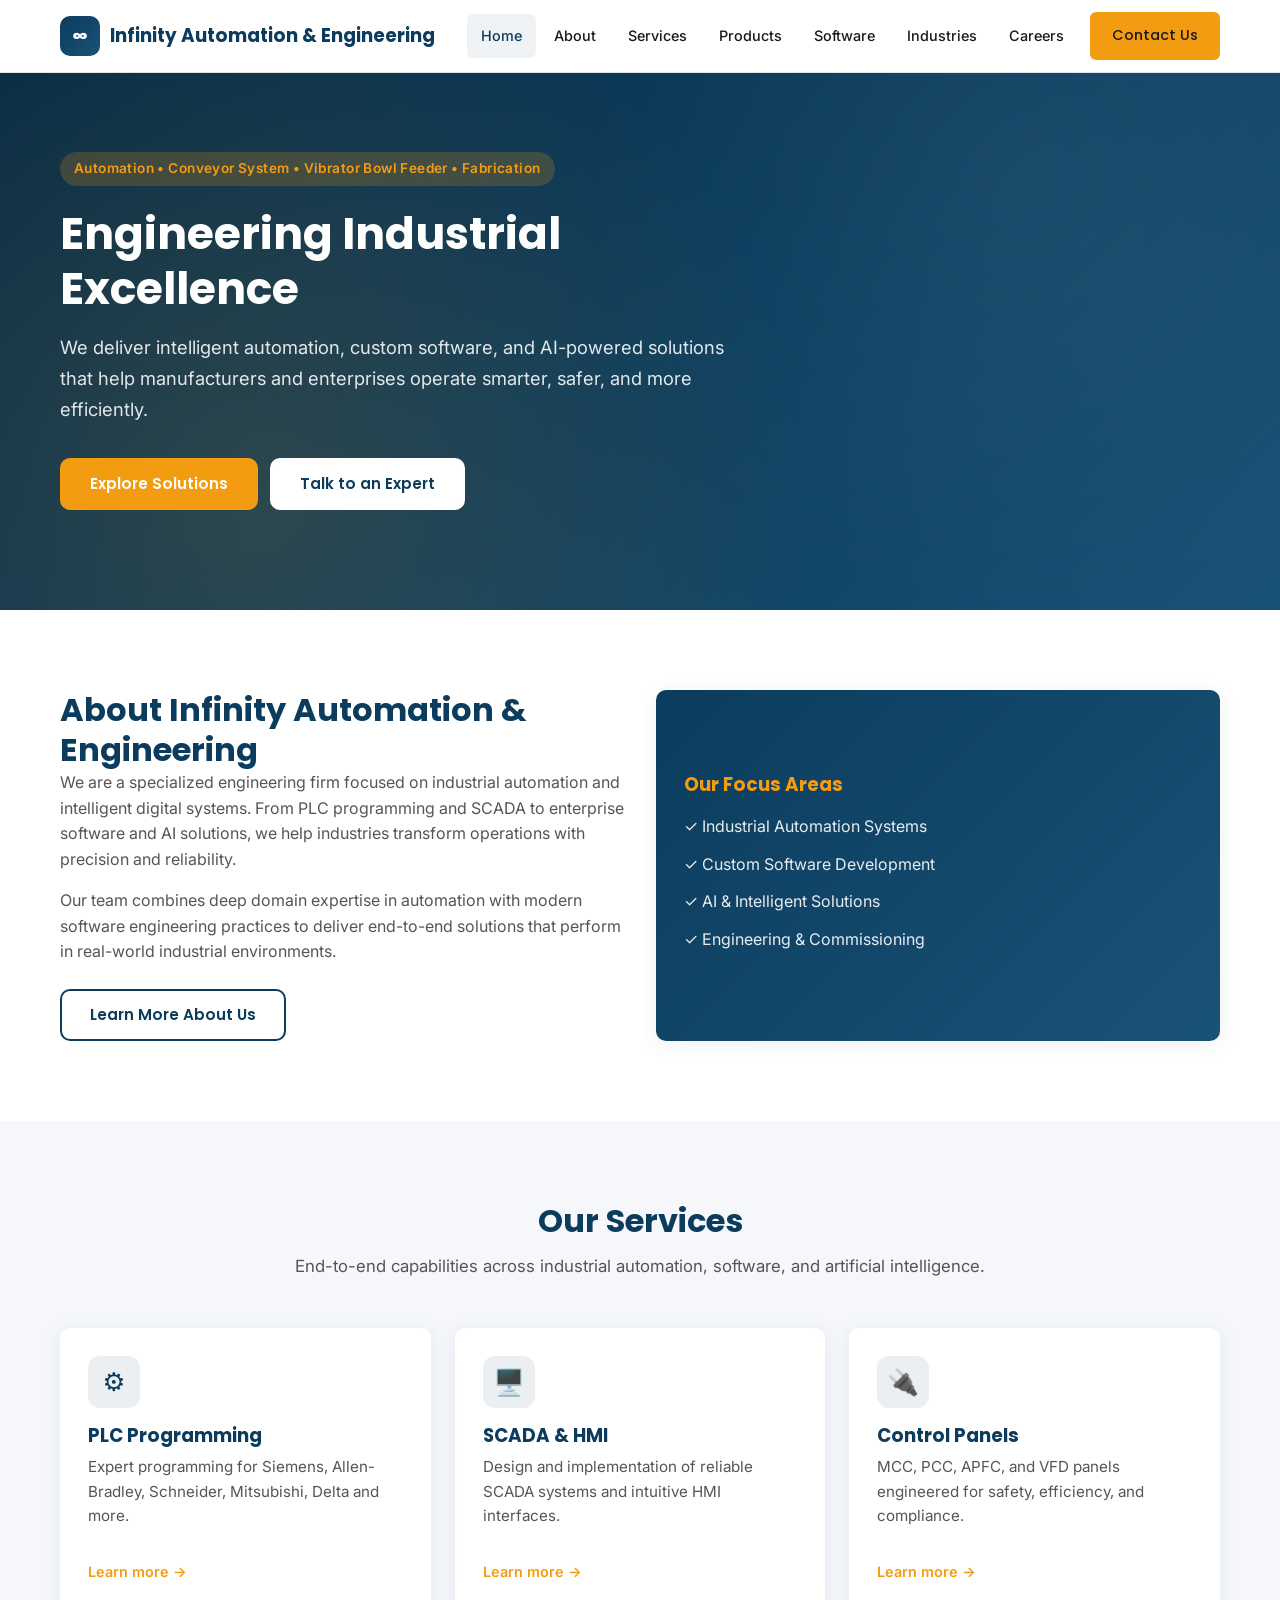
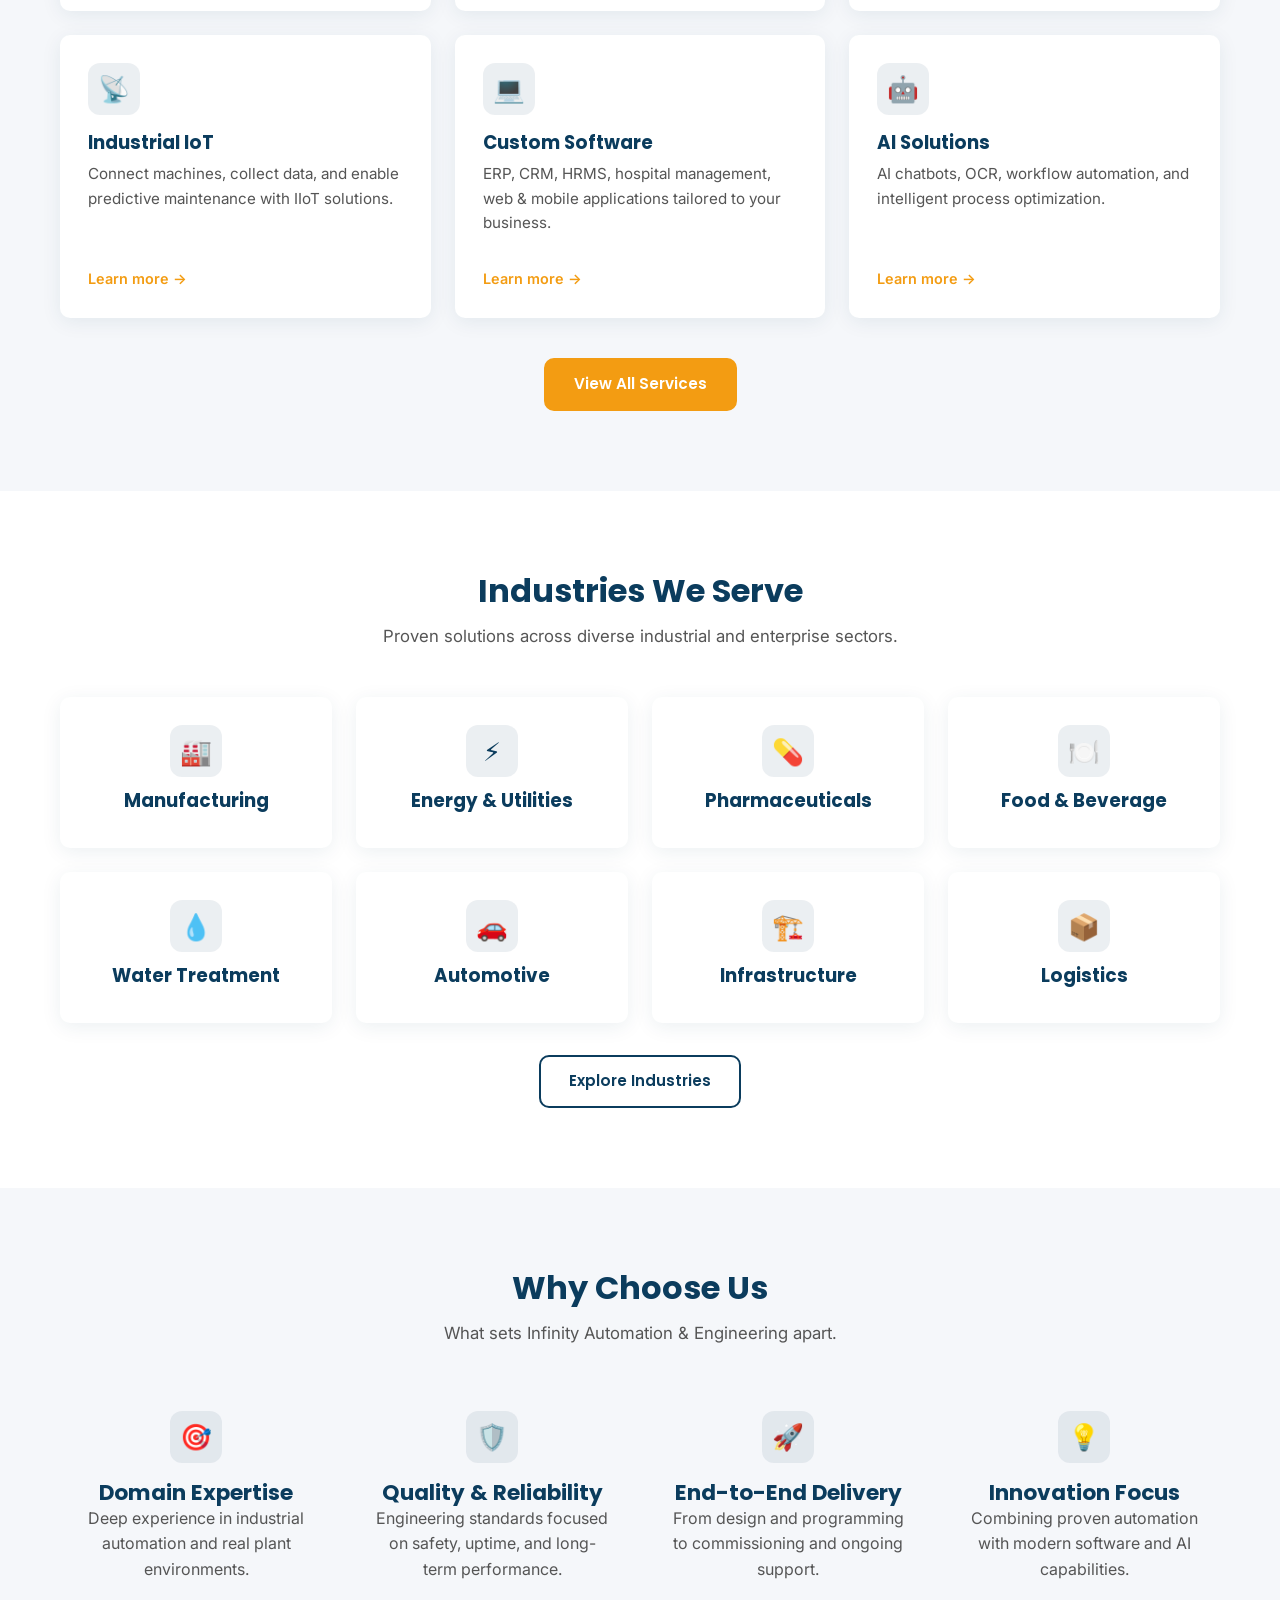
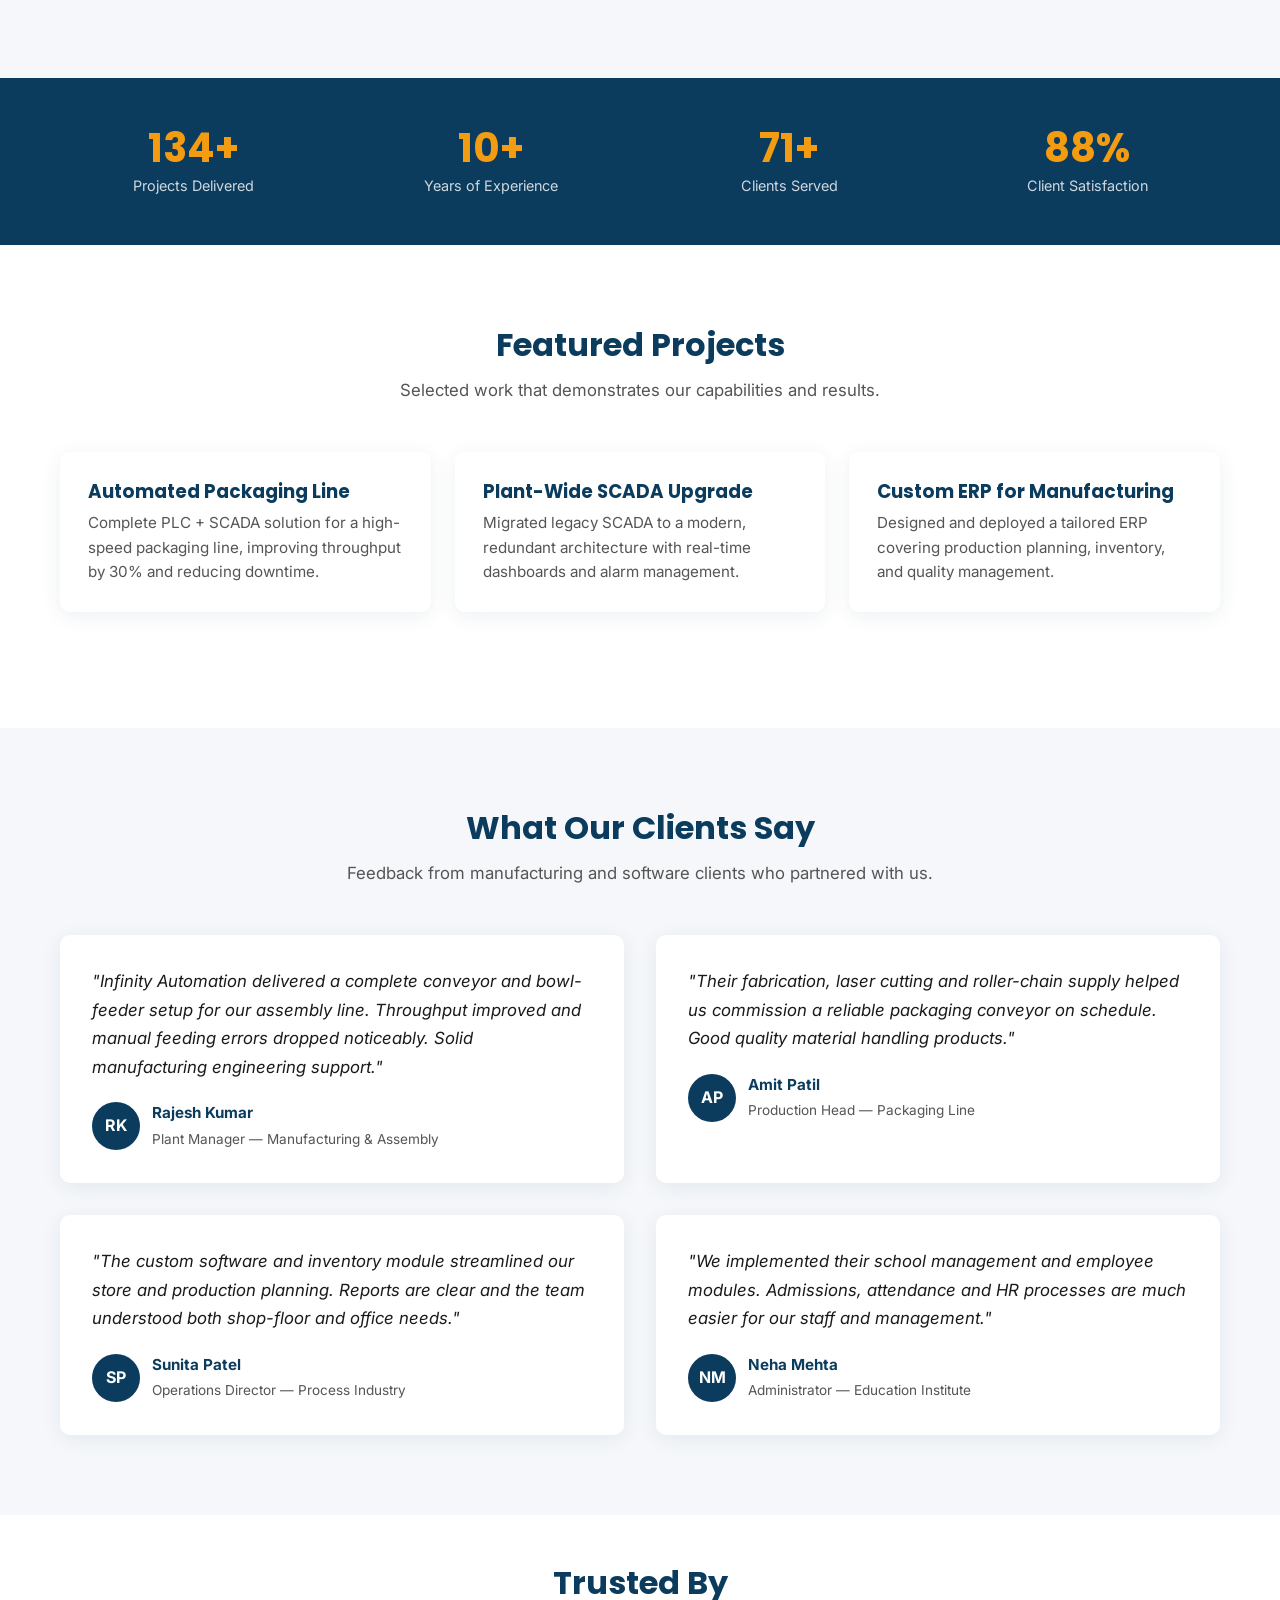
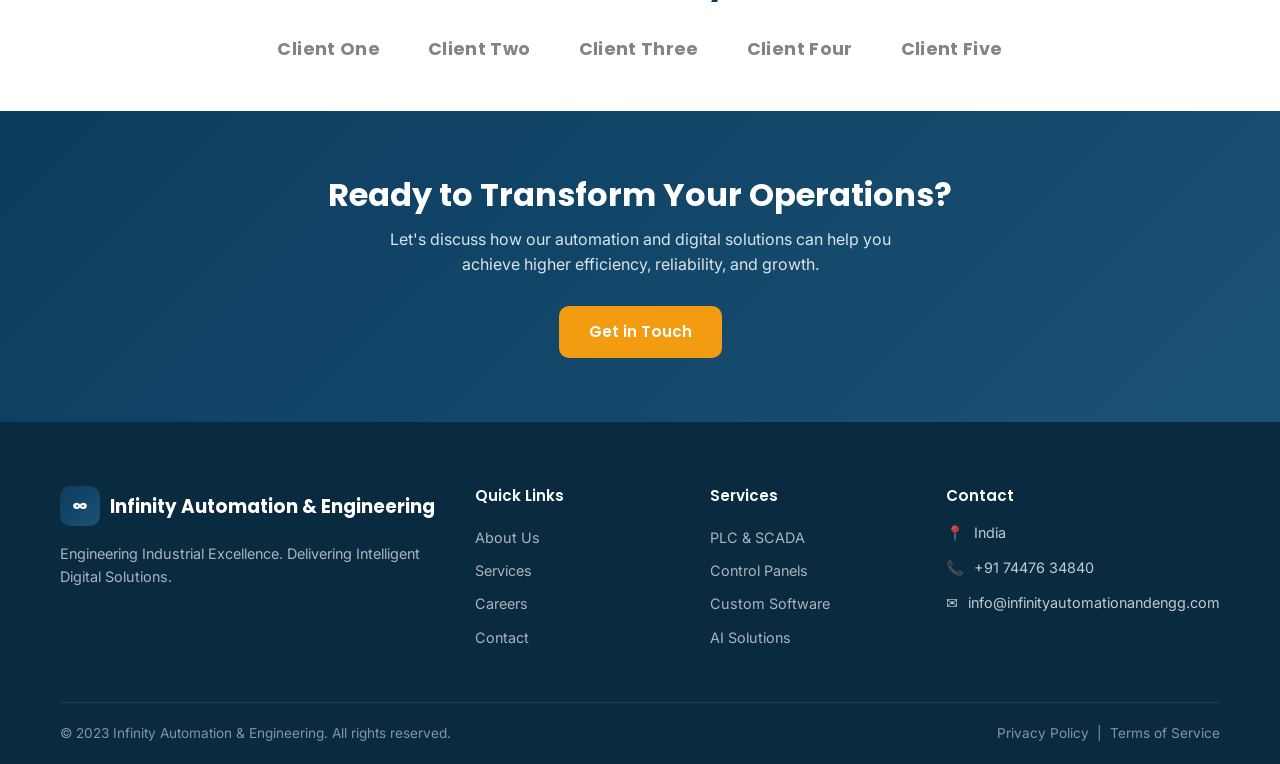
<file: index.html>
<!DOCTYPE html>
<html lang="en">
<head>
  <meta charset="UTF-8">
  <meta name="viewport" content="width=device-width, initial-scale=1.0">
  <title>Industrial Automation, Conveyors & Bowl Feeders | Infinity Automation Pune</title>
  <meta name="description" content="Infinity Automation & Engineering offers industrial automation, conveyor systems, vibratory bowl feeders, metal fabrication and custom software. Based in Pune, serving manufacturers across India.">
  <meta name="robots" content="index, follow">
  <link rel="canonical" href="https://www.infinityautomationeng.com/">

  <!-- Open Graph -->
  <meta property="og:type" content="website">
  <meta property="og:title" content="Infinity Automation & Engineering">
  <meta property="og:description" content="Engineering Industrial Excellence. Delivering Intelligent Digital Solutions.">
  <meta property="og:url" content="https://www.infinityautomationeng.com/">

  <!-- Fonts -->
  <link rel="preconnect" href="https://fonts.googleapis.com">
  <link rel="preconnect" href="https://fonts.gstatic.com" crossorigin>
  <link href="https://fonts.googleapis.com/css2?family=Inter:wght@400;500;600&family=Poppins:wght@600;700&display=swap" rel="stylesheet">

  <link rel="stylesheet" href="assets/css/main.css">
  <!-- Google tag (gtag.js) -->
  <script async src="https://www.googletagmanager.com/gtag/js?id=G-ZV0TH2QD66"></script>
  <script>
    window.dataLayer = window.dataLayer || [];
    function gtag(){dataLayer.push(arguments);}
    gtag('js', new Date());
    gtag('config', 'G-ZV0TH2QD66');
  </script>
  <script type="application/ld+json">
  {"@context":"https://schema.org","@type":["Organization","LocalBusiness"],"name":"Infinity Automation & Engineering","alternateName":"Infinity Automation","url":"https://www.infinityautomationeng.com/","logo":"https://www.infinityautomationeng.com/assets/images/logo.png","image":"https://www.infinityautomationeng.com/assets/images/logo.png","description":"Industrial automation, conveyor systems, vibratory bowl feeders, metal fabrication and custom software solutions based in Pune, India.","email":"info@infinityautomationandengg.com","telephone":["+91-74476-34840","+91-95618-72004","+91-73859-53781"],"address":{"@type":"PostalAddress","addressLocality":"Pune","addressRegion":"Maharashtra","addressCountry":"IN"},"geo":{"@type":"GeoCoordinates","addressCountry":"IN"},"areaServed":[{"@type":"Country","name":"India"},{"@type":"City","name":"Pune"}],"contactPoint":[{"@type":"ContactPoint","telephone":"+91-74476-34840","contactType":"sales","areaServed":"IN","availableLanguage":["English","Hindi","Marathi"]}],"sameAs":[]}
  </script>
  <script type="application/ld+json">
  {"@context":"https://schema.org","@type":"WebSite","name":"Infinity Automation & Engineering","url":"https://www.infinityautomationeng.com/","publisher":{"@type":"Organization","name":"Infinity Automation & Engineering"},"inLanguage":"en"}
  </script>
</head>
<body>
  <a class="skip-link" href="#main-content">Skip to main content</a>

  <!-- ========== HEADER ========== -->
  <header class="site-header">
    <div class="container header-inner">
      <a href="index.html" class="logo" aria-label="Infinity Automation & Engineering Home">
        <span class="logo-mark" aria-hidden="true">∞</span>
        <span>Infinity Automation &amp; Engineering</span>
      </a>

      <nav class="nav-desktop" aria-label="Main navigation">
        <a href="index.html" class="active">Home</a>
        <a href="about.html">About</a>
        <a href="services.html">Services</a>
        <a href="products.html">Products</a>
        <a href="software.html">Software</a>
        <a href="industries.html">Industries</a>
        <a href="careers.html">Careers</a>
        <a href="contact.html" class="btn btn-primary">Contact Us</a>
      </nav>

      <button class="nav-toggle" aria-label="Open menu" aria-expanded="false" aria-controls="mobile-nav">
        <span></span><span></span><span></span>
      </button>
    </div>

    <nav id="mobile-nav" class="nav-mobile" aria-label="Mobile navigation">
      <a href="index.html">Home</a>
      <a href="about.html">About</a>
      <a href="services.html">Services</a>
      <a href="products.html">Products</a>
      <a href="software.html">Software</a>
      <a href="industries.html">Industries</a>
      <a href="careers.html">Careers</a>
      <a href="contact.html" class="btn btn-primary">Contact Us</a>
    </nav>
  </header>

  <main id="main-content">
    <!-- ========== HERO ========== -->
    <section class="hero">
      <div class="container">
        <div class="hero-content">
          <span class="hero-badge">Automation • Conveyor System • Vibrator Bowl Feeder • Fabrication</span>
          <h1>Engineering Industrial Excellence</h1>
          <p class="lead">We deliver intelligent automation, custom software, and AI-powered solutions that help manufacturers and enterprises operate smarter, safer, and more efficiently.</p>
          <div class="btn-group">
            <a href="services.html" class="btn btn-primary">Explore Solutions</a>
            <a href="contact.html" class="btn btn-white">Talk to an Expert</a>
          </div>
        </div>
      </div>
    </section>

    <!-- ========== ABOUT PREVIEW ========== -->
    <section class="section bg-white">
      <div class="container">
        <div class="grid-2" style="align-items:center;">
          <div>
            <h2>About Infinity Automation & Engineering</h2>
            <p>We are a specialized engineering firm focused on industrial automation and intelligent digital systems. From PLC programming and SCADA to enterprise software and AI solutions, we help industries transform operations with precision and reliability.</p>
            <p>Our team combines deep domain expertise in automation with modern software engineering practices to deliver end-to-end solutions that perform in real-world industrial environments.</p>
            <a href="about.html" class="btn btn-secondary" style="margin-top:8px;">Learn More About Us</a>
          </div>
          <div class="card" style="background:linear-gradient(135deg,#0B3C5D,#1A5276);color:#fff;min-height:280px;display:flex;flex-direction:column;justify-content:center;">
            <h3 style="color:#F39C12;margin-bottom:12px;">Our Focus Areas</h3>
            <ul style="color:rgba(255,255,255,0.9);">
              <li style="padding:6px 0;">✓ Industrial Automation Systems</li>
              <li style="padding:6px 0;">✓ Custom Software Development</li>
              <li style="padding:6px 0;">✓ AI & Intelligent Solutions</li>
              <li style="padding:6px 0;">✓ Engineering & Commissioning</li>
            </ul>
          </div>
        </div>
      </div>
    </section>

    <!-- ========== SERVICES ========== -->
    <section class="section">
      <div class="container">
        <div class="section-header">
          <h2>Our Services</h2>
          <p>End-to-end capabilities across industrial automation, software, and artificial intelligence.</p>
        </div>
        <div class="grid-3">
          <article class="card">
            <div class="card-icon"><span class="icon-emoji" aria-hidden="true">⚙️</span></div>
            <h3>PLC Programming</h3>
            <p>Expert programming for Siemens, Allen-Bradley, Schneider, Mitsubishi, Delta and more.</p>
            <a href="services.html" class="card-link">Learn more →</a>
          </article>
          <article class="card">
            <div class="card-icon"><span class="icon-emoji" aria-hidden="true">🖥️</span></div>
            <h3>SCADA & HMI</h3>
            <p>Design and implementation of reliable SCADA systems and intuitive HMI interfaces.</p>
            <a href="services.html" class="card-link">Learn more →</a>
          </article>
          <article class="card">
            <div class="card-icon"><span class="icon-emoji" aria-hidden="true">🔌</span></div>
            <h3>Control Panels</h3>
            <p>MCC, PCC, APFC, and VFD panels engineered for safety, efficiency, and compliance.</p>
            <a href="services.html" class="card-link">Learn more →</a>
          </article>
          <article class="card">
            <div class="card-icon"><span class="icon-emoji" aria-hidden="true">📡</span></div>
            <h3>Industrial IoT</h3>
            <p>Connect machines, collect data, and enable predictive maintenance with IIoT solutions.</p>
            <a href="services.html" class="card-link">Learn more →</a>
          </article>
          <article class="card">
            <div class="card-icon"><span class="icon-emoji" aria-hidden="true">💻</span></div>
            <h3>Custom Software</h3>
            <p>ERP, CRM, HRMS, hospital management, web & mobile applications tailored to your business.</p>
            <a href="software.html" class="card-link">Learn more →</a>
          </article>
          <article class="card">
            <div class="card-icon"><span class="icon-emoji" aria-hidden="true">🤖</span></div>
            <h3>AI Solutions</h3>
            <p>AI chatbots, OCR, workflow automation, and intelligent process optimization.</p>
            <a href="software.html" class="card-link">Learn more →</a>
          </article>
        </div>
        <div class="text-center" style="margin-top:40px;">
          <a href="services.html" class="btn btn-primary">View All Services</a>
        </div>
      </div>
    </section>

    <!-- ========== INDUSTRIES ========== -->
    <section class="section bg-white">
      <div class="container">
        <div class="section-header">
          <h2>Industries We Serve</h2>
          <p>Proven solutions across diverse industrial and enterprise sectors.</p>
        </div>
        <div class="grid-4">
          <div class="card text-center">
            <div class="card-icon" style="margin:0 auto 12px;"><span class="icon-emoji">🏭</span></div>
            <h3>Manufacturing</h3>
          </div>
          <div class="card text-center">
            <div class="card-icon" style="margin:0 auto 12px;"><span class="icon-emoji">⚡</span></div>
            <h3>Energy & Utilities</h3>
          </div>
          <div class="card text-center">
            <div class="card-icon" style="margin:0 auto 12px;"><span class="icon-emoji">💊</span></div>
            <h3>Pharmaceuticals</h3>
          </div>
          <div class="card text-center">
            <div class="card-icon" style="margin:0 auto 12px;"><span class="icon-emoji">🍽️</span></div>
            <h3>Food & Beverage</h3>
          </div>
          <div class="card text-center">
            <div class="card-icon" style="margin:0 auto 12px;"><span class="icon-emoji">💧</span></div>
            <h3>Water Treatment</h3>
          </div>
          <div class="card text-center">
            <div class="card-icon" style="margin:0 auto 12px;"><span class="icon-emoji">🚗</span></div>
            <h3>Automotive</h3>
          </div>
          <div class="card text-center">
            <div class="card-icon" style="margin:0 auto 12px;"><span class="icon-emoji">🏗️</span></div>
            <h3>Infrastructure</h3>
          </div>
          <div class="card text-center">
            <div class="card-icon" style="margin:0 auto 12px;"><span class="icon-emoji">📦</span></div>
            <h3>Logistics</h3>
          </div>
        </div>
        <div class="text-center" style="margin-top:32px;">
          <a href="industries.html" class="btn btn-secondary">Explore Industries</a>
        </div>
      </div>
    </section>

    <!-- ========== WHY CHOOSE US ========== -->
    <section class="section">
      <div class="container">
        <div class="section-header">
          <h2>Why Choose Us</h2>
          <p>What sets Infinity Automation & Engineering apart.</p>
        </div>
        <div class="grid-4">
          <div class="why-item">
            <div class="card-icon"><span class="icon-emoji">🎯</span></div>
            <h3>Domain Expertise</h3>
            <p>Deep experience in industrial automation and real plant environments.</p>
          </div>
          <div class="why-item">
            <div class="card-icon"><span class="icon-emoji">🛡️</span></div>
            <h3>Quality & Reliability</h3>
            <p>Engineering standards focused on safety, uptime, and long-term performance.</p>
          </div>
          <div class="why-item">
            <div class="card-icon"><span class="icon-emoji">🚀</span></div>
            <h3>End-to-End Delivery</h3>
            <p>From design and programming to commissioning and ongoing support.</p>
          </div>
          <div class="why-item">
            <div class="card-icon"><span class="icon-emoji">💡</span></div>
            <h3>Innovation Focus</h3>
            <p>Combining proven automation with modern software and AI capabilities.</p>
          </div>
        </div>
      </div>
    </section>

    <!-- ========== STATS ========== -->
    <section class="stats">
      <div class="container">
        <div class="stats-grid">
          <div>
            <div class="stat-number" data-counter="150" data-suffix="+">0+</div>
            <div class="stat-label">Projects Delivered</div>
          </div>
          <div>
            <div class="stat-number" data-counter="12" data-suffix="+">0+</div>
            <div class="stat-label">Years of Experience</div>
          </div>
          <div>
            <div class="stat-number" data-counter="80" data-suffix="+">0+</div>
            <div class="stat-label">Clients Served</div>
          </div>
          <div>
            <div class="stat-number" data-counter="99" data-suffix="%">0%</div>
            <div class="stat-label">Client Satisfaction</div>
          </div>
        </div>
      </div>
    </section>

    <!-- ========== FEATURED PROJECTS ========== -->
    <section class="section bg-white">
      <div class="container">
        <div class="section-header">
          <h2>Featured Projects</h2>
          <p>Selected work that demonstrates our capabilities and results.</p>
        </div>
        <div class="grid-3">
          <article class="card">
            <h3>Automated Packaging Line</h3>
            <p>Complete PLC + SCADA solution for a high-speed packaging line, improving throughput by 30% and reducing downtime.</p>
          </article>
          <article class="card">
            <h3>Plant-Wide SCADA Upgrade</h3>
            <p>Migrated legacy SCADA to a modern, redundant architecture with real-time dashboards and alarm management.</p>
          </article>
          <article class="card">
            <h3>Custom ERP for Manufacturing</h3>
            <p>Designed and deployed a tailored ERP covering production planning, inventory, and quality management.</p>
          </article>
        </div>
        <div class="text-center" style="margin-top:36px;">
        </div>
      </div>
    </section>

    <!-- ========== TESTIMONIALS ========== -->
    <section class="section">
      <div class="container">
        <div class="section-header">
          <h2>What Our Clients Say</h2>
          <p>Feedback from manufacturing and software clients who partnered with us.</p>
        </div>
        <div class="grid-2">
          <div class="testimonial">
            <blockquote>"Infinity Automation delivered a complete conveyor and bowl-feeder setup for our assembly line. Throughput improved and manual feeding errors dropped noticeably. Solid manufacturing engineering support."</blockquote>
            <div class="testimonial-author">
              <div class="author-avatar" aria-hidden="true">RK</div>
              <div class="author-info">
                <strong>Rajesh Kumar</strong>
                <span>Plant Manager — Manufacturing &amp; Assembly</span>
              </div>
            </div>
          </div>
          <div class="testimonial">
            <blockquote>"Their fabrication, laser cutting and roller-chain supply helped us commission a reliable packaging conveyor on schedule. Good quality material handling products."</blockquote>
            <div class="testimonial-author">
              <div class="author-avatar" aria-hidden="true">AP</div>
              <div class="author-info">
                <strong>Amit Patil</strong>
                <span>Production Head — Packaging Line</span>
              </div>
            </div>
          </div>
          <div class="testimonial">
            <blockquote>"The custom software and inventory module streamlined our store and production planning. Reports are clear and the team understood both shop-floor and office needs."</blockquote>
            <div class="testimonial-author">
              <div class="author-avatar" aria-hidden="true">SP</div>
              <div class="author-info">
                <strong>Sunita Patel</strong>
                <span>Operations Director — Process Industry</span>
              </div>
            </div>
          </div>
          <div class="testimonial">
            <blockquote>"We implemented their school management and employee modules. Admissions, attendance and HR processes are much easier for our staff and management."</blockquote>
            <div class="testimonial-author">
              <div class="author-avatar" aria-hidden="true">NM</div>
              <div class="author-info">
                <strong>Neha Mehta</strong>
                <span>Administrator — Education Institute</span>
              </div>
            </div>
          </div>
        </div>
      </div>
    </section>

    <!-- ========== CLIENTS ========== -->
    <section class="section bg-white" style="padding:48px 0;">
      <div class="container">
        <div class="section-header" style="margin-bottom:32px;">
          <h2>Trusted By</h2>
        </div>
        <div class="clients-strip">
          <span>Client One</span>
          <span>Client Two</span>
          <span>Client Three</span>
          <span>Client Four</span>
          <span>Client Five</span>
        </div>
      </div>
    </section>

    <!-- ========== CTA ========== -->
    <section class="cta-band">
      <div class="container">
        <h2>Ready to Transform Your Operations?</h2>
        <p>Let's discuss how our automation and digital solutions can help you achieve higher efficiency, reliability, and growth.</p>
        <a href="contact.html" class="btn btn-primary">Get in Touch</a>
      </div>
    </section>
  </main>

  <!-- ========== FOOTER ========== -->
  <footer class="site-footer">
    <div class="container">
      <div class="footer-grid">
        <div class="footer-brand">
          <a href="index.html" class="logo">
            <span class="logo-mark" aria-hidden="true">∞</span>
            <span>Infinity Automation &amp; Engineering</span>
          </a>
          <p>Engineering Industrial Excellence. Delivering Intelligent Digital Solutions.</p>
        </div>
        <div class="footer-col">
          <h4>Quick Links</h4>
          <a href="about.html">About Us</a>
          <a href="services.html">Services</a>
          <a href="careers.html">Careers</a>
          <a href="contact.html">Contact</a>
        </div>
        <div class="footer-col">
          <h4>Services</h4>
          <a href="services.html">PLC & SCADA</a>
          <a href="services.html">Control Panels</a>
          <a href="software.html">Custom Software</a>
          <a href="software.html">AI Solutions</a>
        </div>
        <div class="footer-col">
          <h4>Contact</h4>
          <div class="footer-contact-item">
            <span aria-hidden="true">📍</span>
            <span>India</span>
          </div>
          <div class="footer-contact-item">
            <span aria-hidden="true">📞</span>
            <span>+91 74476 34840</span>
          </div>
          <div class="footer-contact-item">
            <span aria-hidden="true">✉️</span>
            <span>info@infinityautomationandengg.com</span>
          </div>
        </div>
      </div>
      <div class="footer-bottom">
        <span>&copy; 2023 Infinity Automation & Engineering. All rights reserved.</span>
        <span>
          <a href="privacy-policy.html">Privacy Policy</a> &nbsp;|&nbsp;
          <a href="terms.html">Terms of Service</a>
        </span>
      </div>
    </div>
  </footer>

  <script src="assets/js/main.js" defer></script>
</body>
</html>
</file>
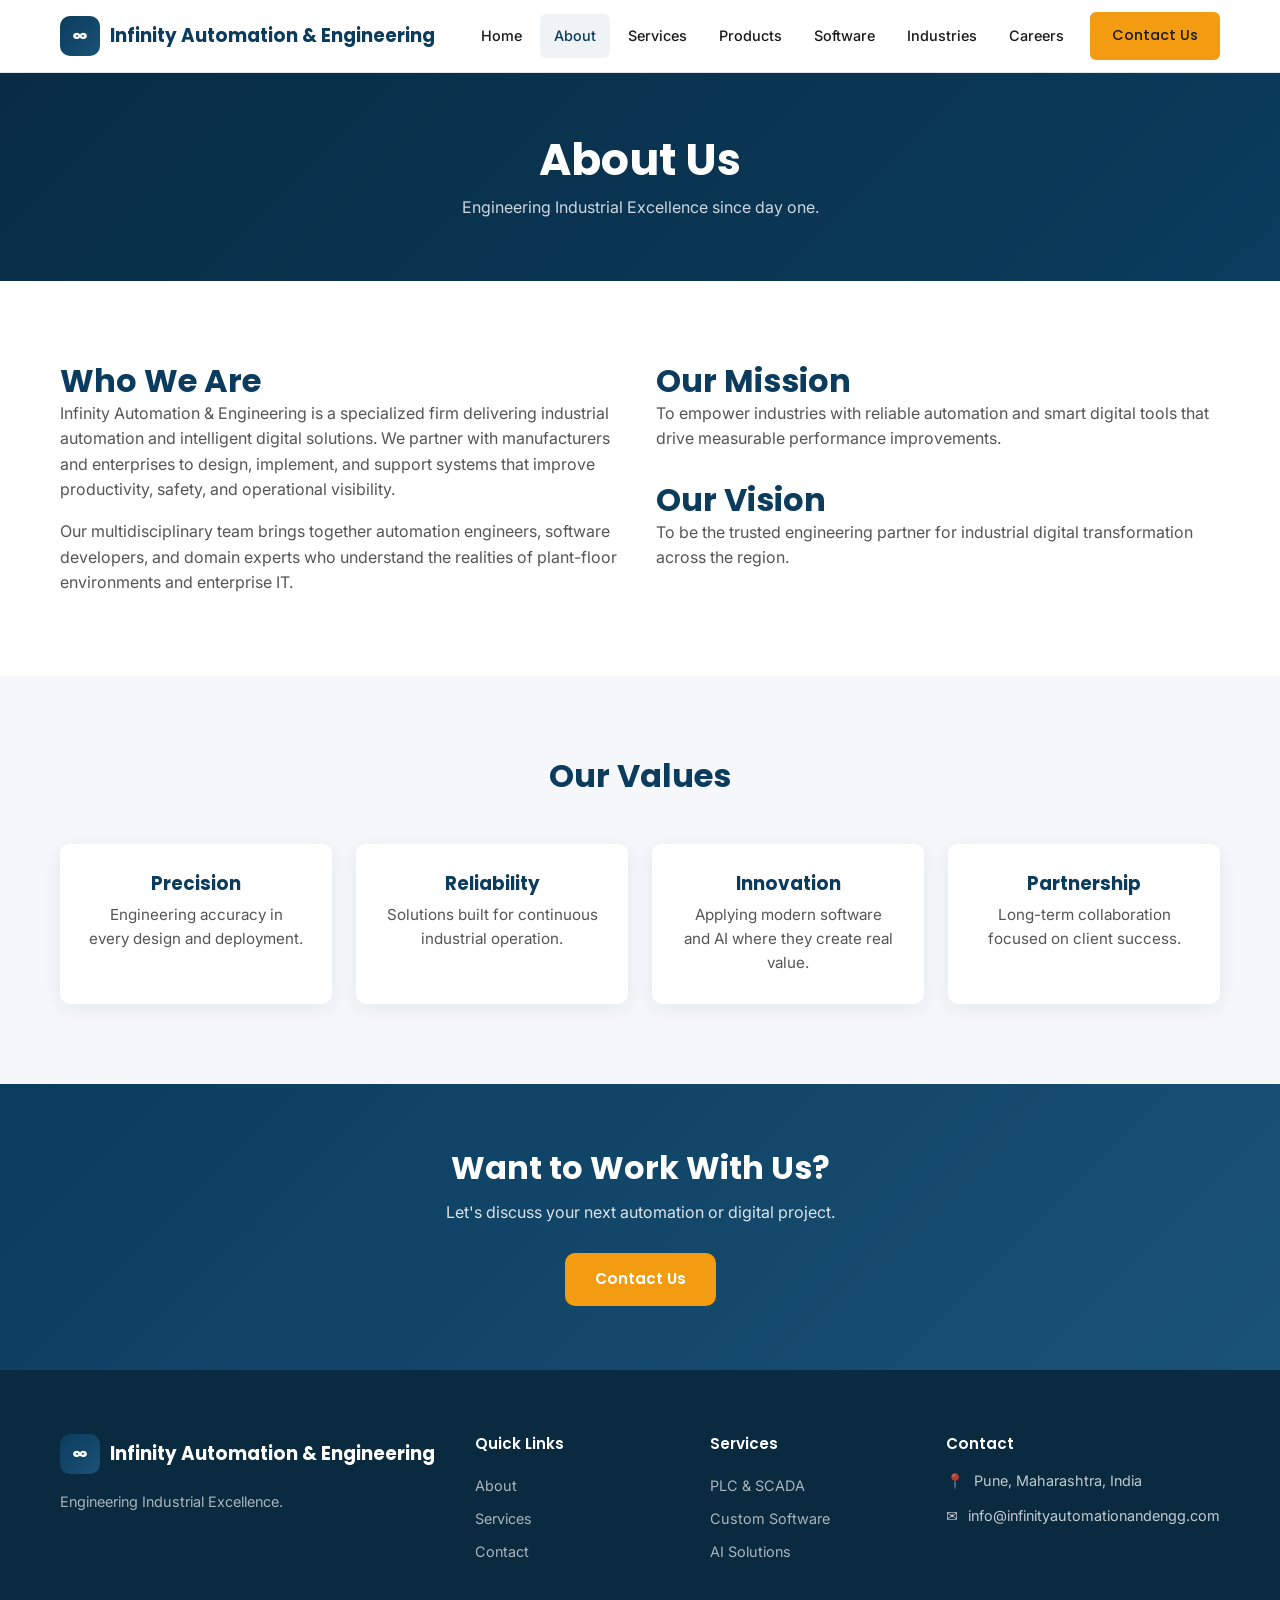
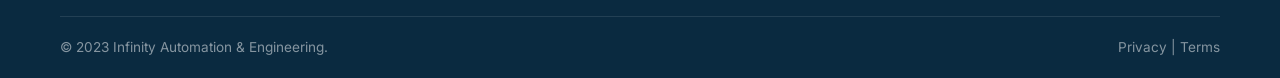
<file: about.html>
<!DOCTYPE html>
<html lang="en">
<head>
  <meta charset="UTF-8">
  <meta name="viewport" content="width=device-width, initial-scale=1.0">
  <title>About Infinity Automation & Engineering | Pune</title>
  <meta name="description" content="Learn about Infinity Automation & Engineering — specialists in conveyor systems, vibratory bowl feeders, fabrication and software solutions for industry. Located in Pune, Maharashtra.">
  <link rel="preconnect" href="https://fonts.googleapis.com">
  <link rel="preconnect" href="https://fonts.gstatic.com" crossorigin>
  <link href="https://fonts.googleapis.com/css2?family=Inter:wght@400;500;600&family=Poppins:wght@600;700&display=swap" rel="stylesheet">
  <link rel="stylesheet" href="assets/css/main.css">
  <!-- Google tag (gtag.js) -->
  <script async src="https://www.googletagmanager.com/gtag/js?id=G-ZV0TH2QD66"></script>
  <script>
    window.dataLayer = window.dataLayer || [];
    function gtag(){dataLayer.push(arguments);}
    gtag('js', new Date());
    gtag('config', 'G-ZV0TH2QD66');
  </script>
  <script type="application/ld+json">
  {"@context":"https://schema.org","@type":["Organization","LocalBusiness"],"name":"Infinity Automation & Engineering","alternateName":"Infinity Automation","url":"https://www.infinityautomationeng.com/","logo":"https://www.infinityautomationeng.com/assets/images/logo.png","image":"https://www.infinityautomationeng.com/assets/images/logo.png","description":"Industrial automation, conveyor systems, vibratory bowl feeders, metal fabrication and custom software solutions based in Pune, India.","email":"info@infinityautomationandengg.com","telephone":["+91-74476-34840","+91-95618-72004","+91-73859-53781"],"address":{"@type":"PostalAddress","addressLocality":"Pune","addressRegion":"Maharashtra","addressCountry":"IN"},"geo":{"@type":"GeoCoordinates","addressCountry":"IN"},"areaServed":[{"@type":"Country","name":"India"},{"@type":"City","name":"Pune"}],"contactPoint":[{"@type":"ContactPoint","telephone":"+91-74476-34840","contactType":"sales","areaServed":"IN","availableLanguage":["English","Hindi","Marathi"]}],"sameAs":[]}
  </script>
  <script type="application/ld+json">
  {"@context":"https://schema.org","@type":"AboutPage","name":"About Infinity Automation & Engineering","url":"https://www.infinityautomationeng.com/about.html","mainEntity":{"@type":"Organization","name":"Infinity Automation & Engineering"}}
  </script>
  <script type="application/ld+json">
  {"@context":"https://schema.org","@type":"BreadcrumbList","itemListElement":[{"@type":"ListItem","position":1,"name":"Home","item":"https://www.infinityautomationeng.com/"},{"@type":"ListItem","position":2,"name":"About","item":"https://www.infinityautomationeng.com/about.html"}]}
  </script>
</head>
<body>
  <a class="skip-link" href="#main-content">Skip to main content</a>
  <header class="site-header">
    <div class="container header-inner">
      <a href="index.html" class="logo"><span class="logo-mark" aria-hidden="true">∞</span><span>Infinity Automation &amp; Engineering</span></a>
      <nav class="nav-desktop" aria-label="Main navigation">
        <a href="index.html">Home</a><a href="about.html">About</a><a href="services.html">Services</a>
        <a href="products.html">Products</a><a href="software.html">Software</a>
        <a href="industries.html">Industries</a><a href="careers.html">Careers</a>
        <a href="contact.html" class="btn btn-primary">Contact Us</a>
      </nav>
      <button class="nav-toggle" aria-label="Open menu" aria-expanded="false"><span></span><span></span><span></span></button>
    </div>
    <nav class="nav-mobile" aria-label="Mobile navigation">
      <a href="index.html">Home</a><a href="about.html">About</a><a href="services.html">Services</a>
      <a href="products.html">Products</a><a href="software.html">Software</a>
      <a href="industries.html">Industries</a><a href="careers.html">Careers</a>
      <a href="contact.html" class="btn btn-primary">Contact Us</a>
    </nav>
  </header>
  <main id="main-content">
    <section class="page-hero"><div class="container"><h1>About Us</h1><p>Engineering Industrial Excellence since day one.</p></div></section>
    <section class="section bg-white">
      <div class="container">
        <div class="grid-2" style="align-items:start;">
          <div>
            <h2>Who We Are</h2>
            <p>Infinity Automation & Engineering is a specialized firm delivering industrial automation and intelligent digital solutions. We partner with manufacturers and enterprises to design, implement, and support systems that improve productivity, safety, and operational visibility.</p>
            <p>Our multidisciplinary team brings together automation engineers, software developers, and domain experts who understand the realities of plant-floor environments and enterprise IT.</p>
          </div>
          <div>
            <h2>Our Mission</h2>
            <p>To empower industries with reliable automation and smart digital tools that drive measurable performance improvements.</p>
            <h2 style="margin-top:28px;">Our Vision</h2>
            <p>To be the trusted engineering partner for industrial digital transformation across the region.</p>
          </div>
        </div>
      </div>
    </section>
    <section class="section">
      <div class="container">
        <div class="section-header"><h2>Our Values</h2></div>
        <div class="grid-4">
          <div class="card text-center"><h3>Precision</h3><p>Engineering accuracy in every design and deployment.</p></div>
          <div class="card text-center"><h3>Reliability</h3><p>Solutions built for continuous industrial operation.</p></div>
          <div class="card text-center"><h3>Innovation</h3><p>Applying modern software and AI where they create real value.</p></div>
          <div class="card text-center"><h3>Partnership</h3><p>Long-term collaboration focused on client success.</p></div>
        </div>
      </div>
    </section>
    <section class="cta-band"><div class="container"><h2>Want to Work With Us?</h2><p>Let's discuss your next automation or digital project.</p><a href="contact.html" class="btn btn-primary">Contact Us</a></div></section>
  </main>
  <footer class="site-footer">
    <div class="container">
      <div class="footer-grid">
        <div class="footer-brand"><a href="index.html" class="logo"><span class="logo-mark">∞</span><span>Infinity Automation &amp; Engineering</span></a><p>Engineering Industrial Excellence.</p></div>
        <div class="footer-col"><h4>Quick Links</h4><a href="about.html">About</a><a href="services.html">Services</a><a href="contact.html">Contact</a></div>
        <div class="footer-col"><h4>Services</h4><a href="services.html">PLC & SCADA</a><a href="software.html">Custom Software</a><a href="software.html">AI Solutions</a></div>
        <div class="footer-col"><h4>Contact</h4><div class="footer-contact-item"><span>📍</span><span>Pune, Maharashtra, India</span></div><div class="footer-contact-item"><span>✉️</span><span>info@infinityautomationandengg.com</span></div></div>
      </div>
      <div class="footer-bottom"><span>&copy; 2023 Infinity Automation & Engineering.</span><span><a href="privacy-policy.html">Privacy</a> | <a href="terms.html">Terms</a></span></div>
    </div>
  </footer>
  <script src="assets/js/main.js" defer></script>
</body>
</html>
</file>
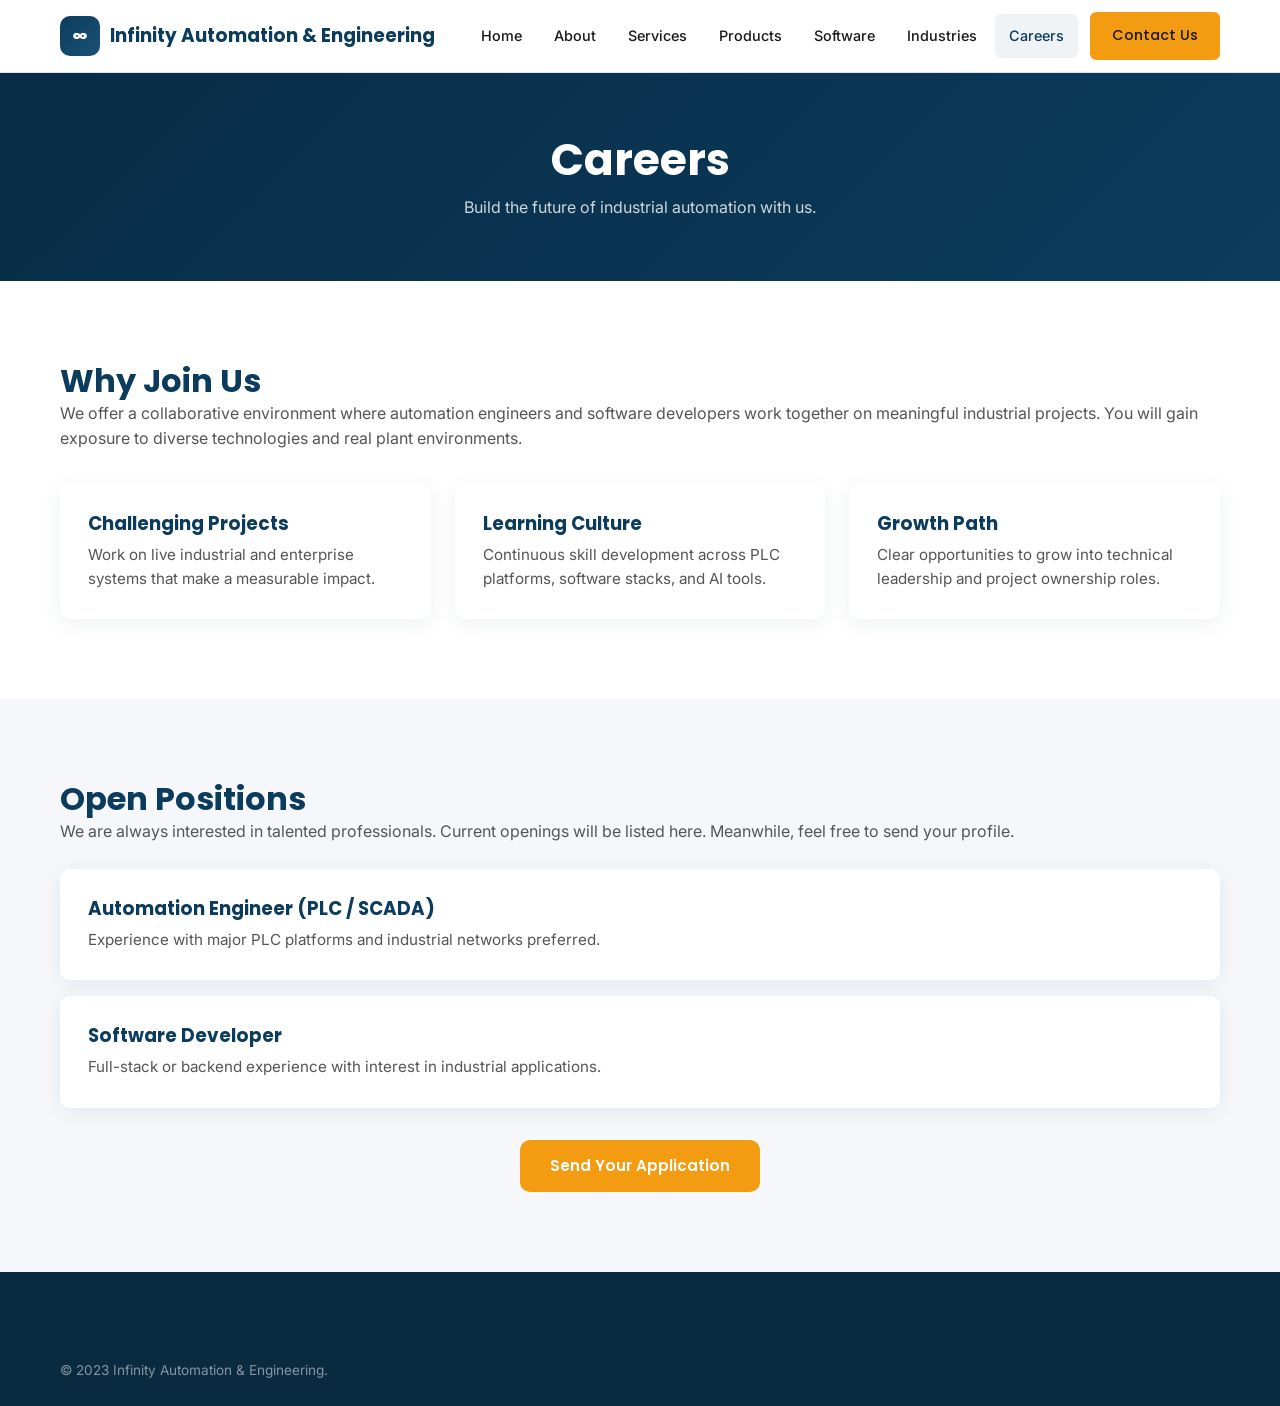
<file: careers.html>
<!DOCTYPE html>
<html lang="en">
<head>
  <meta charset="UTF-8"><meta name="viewport" content="width=device-width, initial-scale=1.0">
  <title>Careers | Infinity Automation Pune</title>
  <meta name="description" content="Join Infinity Automation & Engineering in Pune. Explore careers in industrial automation, mechanical design, fabrication and software development.">
  <link rel="preconnect" href="https://fonts.googleapis.com"><link rel="preconnect" href="https://fonts.gstatic.com" crossorigin>
  <link href="https://fonts.googleapis.com/css2?family=Inter:wght@400;500;600&family=Poppins:wght@600;700&display=swap" rel="stylesheet">
  <link rel="stylesheet" href="assets/css/main.css">
  <!-- Google tag (gtag.js) -->
  <script async src="https://www.googletagmanager.com/gtag/js?id=G-ZV0TH2QD66"></script>
  <script>
    window.dataLayer = window.dataLayer || [];
    function gtag(){dataLayer.push(arguments);}
    gtag('js', new Date());
    gtag('config', 'G-ZV0TH2QD66');
  </script>
  <script type="application/ld+json">
  {"@context":"https://schema.org","@type":["Organization","LocalBusiness"],"name":"Infinity Automation & Engineering","alternateName":"Infinity Automation","url":"https://www.infinityautomationeng.com/","logo":"https://www.infinityautomationeng.com/assets/images/logo.png","image":"https://www.infinityautomationeng.com/assets/images/logo.png","description":"Industrial automation, conveyor systems, vibratory bowl feeders, metal fabrication and custom software solutions based in Pune, India.","email":"info@infinityautomationandengg.com","telephone":["+91-74476-34840","+91-95618-72004","+91-73859-53781"],"address":{"@type":"PostalAddress","addressLocality":"Pune","addressRegion":"Maharashtra","addressCountry":"IN"},"geo":{"@type":"GeoCoordinates","addressCountry":"IN"},"areaServed":[{"@type":"Country","name":"India"},{"@type":"City","name":"Pune"}],"contactPoint":[{"@type":"ContactPoint","telephone":"+91-74476-34840","contactType":"sales","areaServed":"IN","availableLanguage":["English","Hindi","Marathi"]}],"sameAs":[]}
  </script>
  <script type="application/ld+json">
  {"@context":"https://schema.org","@type":"BreadcrumbList","itemListElement":[{"@type":"ListItem","position":1,"name":"Home","item":"https://www.infinityautomationeng.com/"},{"@type":"ListItem","position":2,"name":"Careers","item":"https://www.infinityautomationeng.com/careers.html"}]}
  </script>
</head>
<body>
  <a class="skip-link" href="#main-content">Skip to main content</a>
  <header class="site-header">
    <div class="container header-inner">
      <a href="index.html" class="logo"><span class="logo-mark">∞</span><span>Infinity Automation &amp; Engineering</span></a>
      <nav class="nav-desktop" aria-label="Main navigation">
        <a href="index.html">Home</a><a href="about.html">About</a><a href="services.html">Services</a>
        <a href="products.html">Products</a><a href="software.html">Software</a>
        <a href="industries.html">Industries</a><a href="careers.html">Careers</a>
        <a href="contact.html" class="btn btn-primary">Contact Us</a>
      </nav>
      <button class="nav-toggle" aria-label="Open menu" aria-expanded="false"><span></span><span></span><span></span></button>
    </div>
    <nav class="nav-mobile"><a href="index.html">Home</a><a href="about.html">About</a><a href="services.html">Services</a><a href="products.html">Products</a><a href="software.html">Software</a><a href="industries.html">Industries</a><a href="careers.html">Careers</a><a href="contact.html" class="btn btn-primary">Contact Us</a></nav>
  </header>
  <main id="main-content">
    <section class="page-hero"><div class="container"><h1>Careers</h1><p>Build the future of industrial automation with us.</p></div></section>
    <section class="section bg-white"><div class="container">
      <h2>Why Join Us</h2>
      <p>We offer a collaborative environment where automation engineers and software developers work together on meaningful industrial projects. You will gain exposure to diverse technologies and real plant environments.</p>
      <div class="grid-3" style="margin-top:32px;">
        <div class="card"><h3>Challenging Projects</h3><p>Work on live industrial and enterprise systems that make a measurable impact.</p></div>
        <div class="card"><h3>Learning Culture</h3><p>Continuous skill development across PLC platforms, software stacks, and AI tools.</p></div>
        <div class="card"><h3>Growth Path</h3><p>Clear opportunities to grow into technical leadership and project ownership roles.</p></div>
      </div>
    </div></section>
    <section class="section"><div class="container">
      <h2>Open Positions</h2>
      <p style="margin-bottom:24px;">We are always interested in talented professionals. Current openings will be listed here. Meanwhile, feel free to send your profile.</p>
      <div class="card"><h3>Automation Engineer (PLC / SCADA)</h3><p>Experience with major PLC platforms and industrial networks preferred.</p></div>
      <div class="card" style="margin-top:16px;"><h3>Software Developer</h3><p>Full-stack or backend experience with interest in industrial applications.</p></div>
      <div class="text-center" style="margin-top:32px;"><a href="contact.html" class="btn btn-primary">Send Your Application</a></div>
    </div></section>
  </main>
  <footer class="site-footer"><div class="container"><div class="footer-bottom" style="border:none;padding:24px 0;"><span>&copy; 2023 Infinity Automation & Engineering.</span></div></div></footer>
  <script src="assets/js/main.js" defer></script>
</body>
</html>
</file>
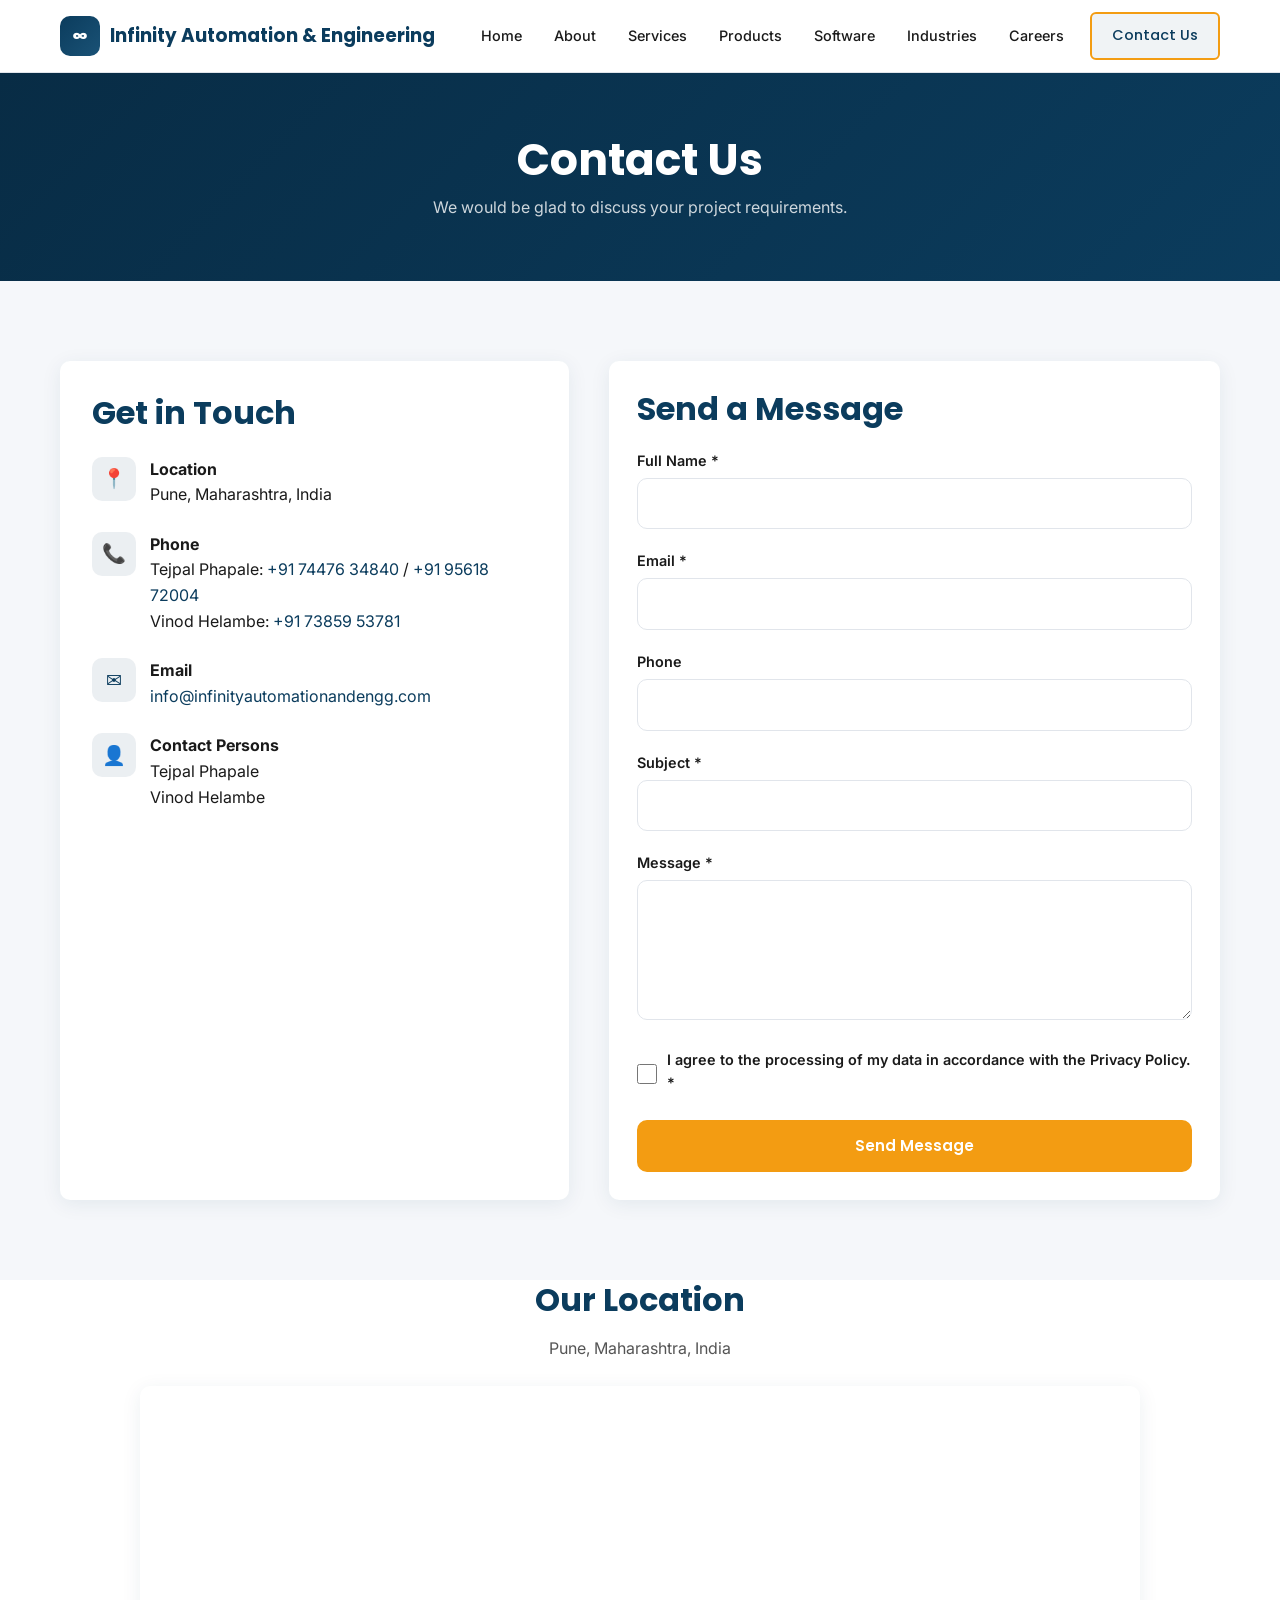
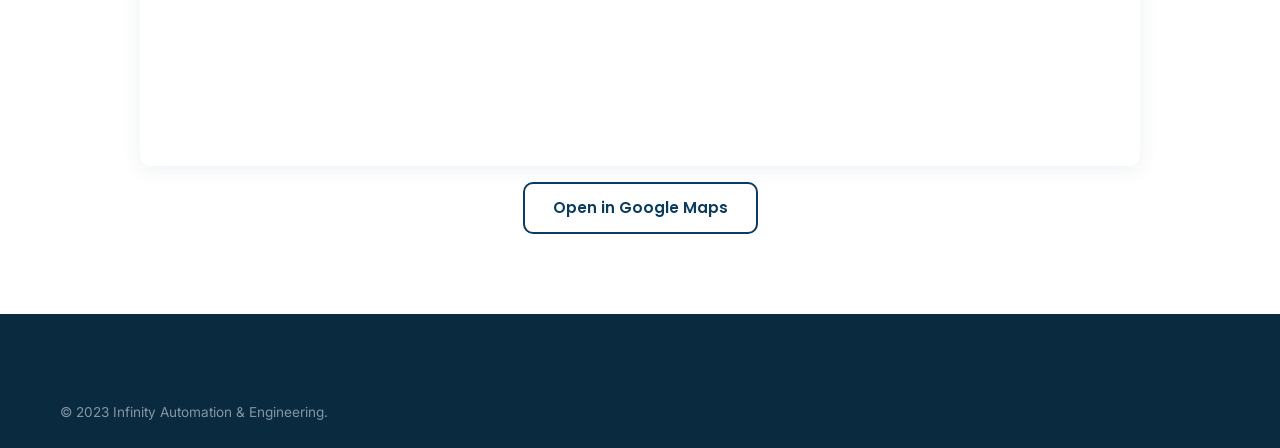
<file: contact.html>
<!DOCTYPE html>
<html lang="en">
<head>
  <meta charset="UTF-8"><meta name="viewport" content="width=device-width, initial-scale=1.0">
  <title>Contact Us | Infinity Automation & Engineering Pune</title>
  <meta name="description" content="Contact Infinity Automation & Engineering in Pune for quotes on conveyors, vibratory bowl feeders, metal fabrication and software. Call or send an enquiry online.">
  <link rel="preconnect" href="https://fonts.googleapis.com"><link rel="preconnect" href="https://fonts.gstatic.com" crossorigin>
  <link href="https://fonts.googleapis.com/css2?family=Inter:wght@400;500;600&family=Poppins:wght@600;700&display=swap" rel="stylesheet">
  <link rel="stylesheet" href="assets/css/main.css">
  <!-- Google tag (gtag.js) -->
  <script async src="https://www.googletagmanager.com/gtag/js?id=G-ZV0TH2QD66"></script>
  <script>
    window.dataLayer = window.dataLayer || [];
    function gtag(){dataLayer.push(arguments);}
    gtag('js', new Date());
    gtag('config', 'G-ZV0TH2QD66');
  </script>
  <script type="application/ld+json">
  {"@context":"https://schema.org","@type":["Organization","LocalBusiness"],"name":"Infinity Automation & Engineering","alternateName":"Infinity Automation","url":"https://www.infinityautomationeng.com/","logo":"https://www.infinityautomationeng.com/assets/images/logo.png","image":"https://www.infinityautomationeng.com/assets/images/logo.png","description":"Industrial automation, conveyor systems, vibratory bowl feeders, metal fabrication and custom software solutions based in Pune, India.","email":"info@infinityautomationandengg.com","telephone":["+91-74476-34840","+91-95618-72004","+91-73859-53781"],"address":{"@type":"PostalAddress","addressLocality":"Pune","addressRegion":"Maharashtra","addressCountry":"IN"},"geo":{"@type":"GeoCoordinates","addressCountry":"IN"},"areaServed":[{"@type":"Country","name":"India"},{"@type":"City","name":"Pune"}],"contactPoint":[{"@type":"ContactPoint","telephone":"+91-74476-34840","contactType":"sales","areaServed":"IN","availableLanguage":["English","Hindi","Marathi"]}],"sameAs":[]}
  </script>
  <script type="application/ld+json">
  {"@context":"https://schema.org","@type":"ContactPage","name":"Contact Infinity Automation & Engineering","url":"https://www.infinityautomationeng.com/contact.html","description":"Contact Infinity Automation & Engineering in Pune for quotes on conveyors, vibratory bowl feeders, metal fabrication and software.","mainEntity":{"@type":"Organization","name":"Infinity Automation & Engineering","telephone":"+91-74476-34840","email":"info@infinityautomationandengg.com"}}
  </script>
  <script type="application/ld+json">
  {"@context":"https://schema.org","@type":"BreadcrumbList","itemListElement":[{"@type":"ListItem","position":1,"name":"Home","item":"https://www.infinityautomationeng.com/"},{"@type":"ListItem","position":2,"name":"Contact","item":"https://www.infinityautomationeng.com/contact.html"}]}
  </script>
</head>
<body>
  <a class="skip-link" href="#main-content">Skip to main content</a>
  <header class="site-header">
    <div class="container header-inner">
      <a href="index.html" class="logo"><span class="logo-mark">∞</span><span>Infinity Automation &amp; Engineering</span></a>
      <nav class="nav-desktop" aria-label="Main navigation">
        <a href="index.html">Home</a><a href="about.html">About</a><a href="services.html">Services</a>
        <a href="products.html">Products</a><a href="software.html">Software</a>
        <a href="industries.html">Industries</a><a href="careers.html">Careers</a>
        <a href="contact.html" class="btn btn-primary">Contact Us</a>
      </nav>
      <button class="nav-toggle" aria-label="Open menu" aria-expanded="false"><span></span><span></span><span></span></button>
    </div>
    <nav class="nav-mobile"><a href="index.html">Home</a><a href="about.html">About</a><a href="services.html">Services</a><a href="products.html">Products</a><a href="software.html">Software</a><a href="industries.html">Industries</a><a href="careers.html">Careers</a><a href="contact.html" class="btn btn-primary">Contact Us</a></nav>
  </header>
  <main id="main-content">
    <section class="page-hero"><div class="container"><h1>Contact Us</h1><p>We would be glad to discuss your project requirements.</p></div></section>
    <section class="section"><div class="container">
      <div class="contact-grid">
        <div class="contact-info-card">
          <h2 style="margin-bottom:24px;">Get in Touch</h2>
          <div class="contact-info-item">
            <div class="contact-info-icon" aria-hidden="true">📍</div>
            <div>
              <strong>Location</strong><br>
              Pune, Maharashtra, India
            </div>
          </div>
          <div class="contact-info-item">
            <div class="contact-info-icon" aria-hidden="true">📞</div>
            <div>
              <strong>Phone</strong><br>
              Tejpal Phapale: <a href="tel:+917447634840">+91 74476 34840</a> / <a href="tel:+919561872004">+91 95618 72004</a><br>
              Vinod Helambe: <a href="tel:+917385953781">+91 73859 53781</a>
            </div>
          </div>
          <div class="contact-info-item">
            <div class="contact-info-icon" aria-hidden="true">✉️</div>
            <div>
              <strong>Email</strong><br>
              <a href="mailto:info@infinityautomationandengg.com">info@infinityautomationandengg.com</a>
            </div>
          </div>
          <div class="contact-info-item">
            <div class="contact-info-icon" aria-hidden="true">👤</div>
            <div>
              <strong>Contact Persons</strong><br>
              Tejpal Phapale<br>
              Vinod Helambe
            </div>
          </div>
        </div>
        <div>
          <form id="contact-form" class="card" action="https://docs.google.com/forms/d/e/1FAIpQLSdQkfFKcfMzKRGFAymkggH-grbeoJtvKl1YM7TWjXIkmU3CwA/formResponse" method="POST" target="hidden_iframe" novalidate>
            <h2 style="margin-bottom:20px;">Send a Message</h2>

            <div id="form-status" role="status" aria-live="polite" style="display:none;margin-bottom:16px;padding:12px 16px;border-radius:8px;font-size:0.95rem;"></div>

            <div class="form-group">
              <label for="name">Full Name *</label>
              <input type="text" id="name" name="entry.498086528" required autocomplete="name">
              <div class="error-msg">Please enter your name.</div>
            </div>

            <div class="form-group">
              <label for="email">Email *</label>
              <input type="email" id="email" name="entry.376476724" required autocomplete="email">
              <div class="error-msg">Please enter a valid email.</div>
            </div>

            <div class="form-group">
              <label for="phone">Phone</label>
              <input type="tel" id="phone" name="entry.1660208383" autocomplete="tel">
            </div>

            <div class="form-group">
              <label for="subject">Subject *</label>
              <input type="text" id="subject" name="entry.852444494" required>
              <div class="error-msg">Please enter a subject.</div>
            </div>

            <div class="form-group">
              <label for="message">Message *</label>
              <textarea id="message" name="entry.1044425273" required></textarea>
              <div class="error-msg">Please enter your message.</div>
            </div>

            <div class="form-group">
              <div class="checkbox-group">
                <input type="checkbox" id="consent" name="consent" required>
                <label for="consent">I agree to the processing of my data in accordance with the Privacy Policy. *</label>
              </div>
              <div class="error-msg">You must agree before submitting.</div>
            </div>

            <button type="submit" id="submit-btn" class="btn btn-primary" style="width:100%;">Send Message</button>
          </form>
          <iframe name="hidden_iframe" id="hidden_iframe" title="Hidden form target" style="display:none;"></iframe>
        </div>
      </div>
    </div></section>
  
    <!-- Google Map -->
    <section class="section bg-white" style="padding-top:0;">
      <div class="container">
        <h2 style="margin-bottom:16px;text-align:center;">Our Location</h2>
        <p style="text-align:center;color:var(--color-text-muted);margin-bottom:24px;">Pune, Maharashtra, India</p>
        <div style="border-radius:var(--radius);overflow:hidden;box-shadow:var(--shadow);max-width:1000px;margin:0 auto;">
          <iframe
            title="Infinity Automation & Engineering location - Pune, Maharashtra"
            src="https://maps.google.com/maps?q=Pune,+Maharashtra,+India&z=12&output=embed"
            width="100%"
            height="380"
            style="border:0;display:block;"
            allowfullscreen=""
            loading="lazy"
            referrerpolicy="no-referrer-when-downgrade">
          </iframe>
        </div>
        <p style="text-align:center;margin-top:16px;">
          <a class="btn btn-secondary" href="https://www.google.com/maps/search/?api=1&query=Pune,+Maharashtra,+India" target="_blank" rel="noopener noreferrer">Open in Google Maps</a>
        </p>
      </div>
    </section>

  </main>
  <footer class="site-footer"><div class="container"><div class="footer-bottom" style="border:none;padding:24px 0;"><span>&copy; 2023 Infinity Automation & Engineering.</span></div></div></footer>
  <script src="assets/js/main.js" defer></script>
</body>
</html>
</file>
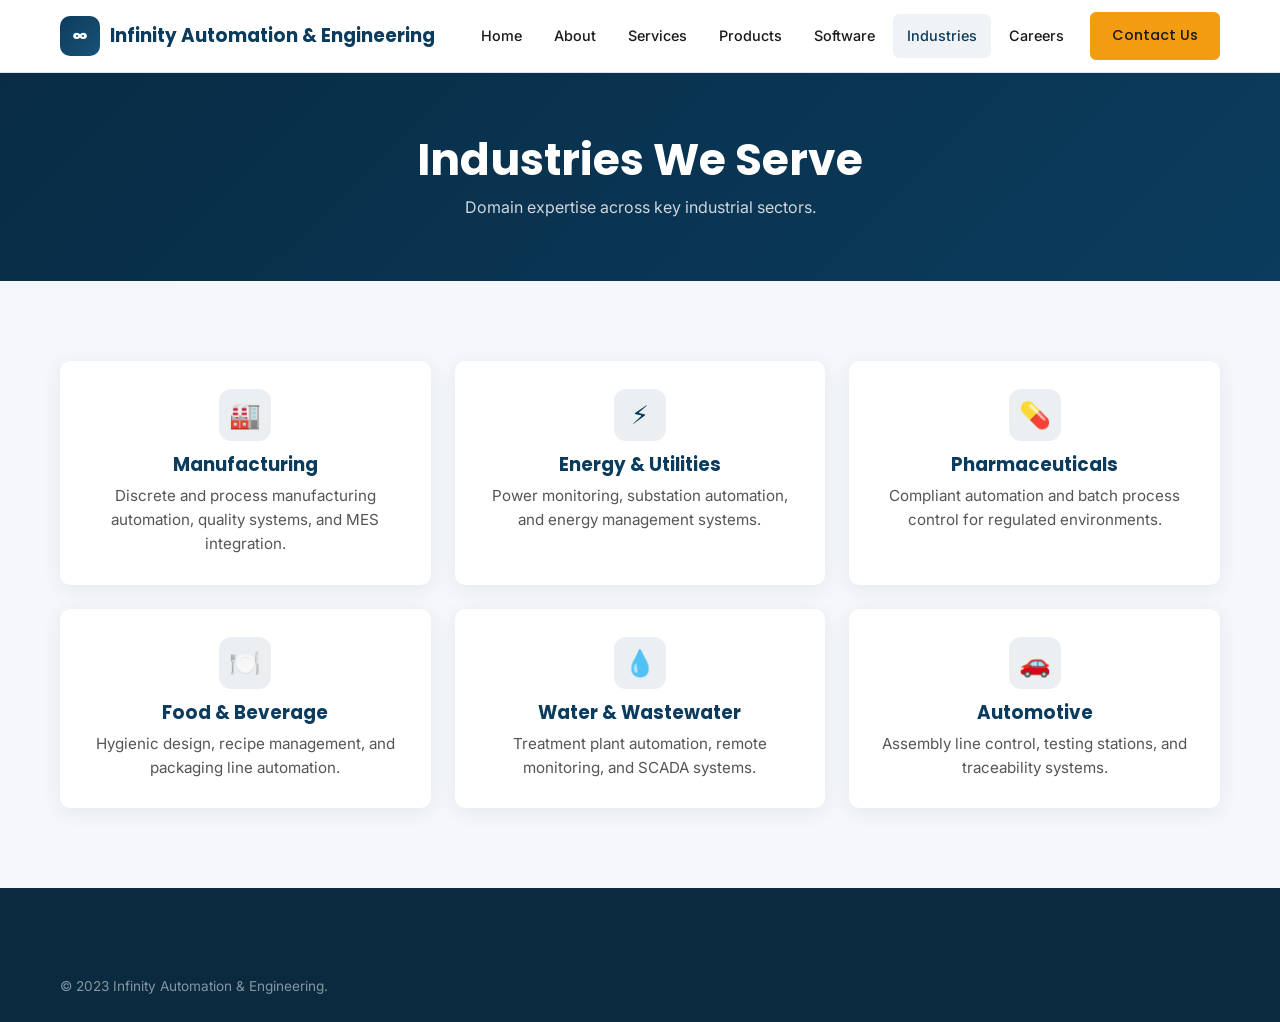
<file: industries.html>
<!DOCTYPE html>
<html lang="en">
<head>
  <meta charset="UTF-8"><meta name="viewport" content="width=device-width, initial-scale=1.0">
  <title>Industries We Serve — Automotive, Electronics & More</title>
  <meta name="description" content="Automation, material handling and software solutions for automotive, electronics, packaging, pharmaceuticals, manufacturing and education sectors across India.">
  <link rel="preconnect" href="https://fonts.googleapis.com"><link rel="preconnect" href="https://fonts.gstatic.com" crossorigin>
  <link href="https://fonts.googleapis.com/css2?family=Inter:wght@400;500;600&family=Poppins:wght@600;700&display=swap" rel="stylesheet">
  <link rel="stylesheet" href="assets/css/main.css">
  <!-- Google tag (gtag.js) -->
  <script async src="https://www.googletagmanager.com/gtag/js?id=G-ZV0TH2QD66"></script>
  <script>
    window.dataLayer = window.dataLayer || [];
    function gtag(){dataLayer.push(arguments);}
    gtag('js', new Date());
    gtag('config', 'G-ZV0TH2QD66');
  </script>
  <script type="application/ld+json">
  {"@context":"https://schema.org","@type":["Organization","LocalBusiness"],"name":"Infinity Automation & Engineering","alternateName":"Infinity Automation","url":"https://www.infinityautomationeng.com/","logo":"https://www.infinityautomationeng.com/assets/images/logo.png","image":"https://www.infinityautomationeng.com/assets/images/logo.png","description":"Industrial automation, conveyor systems, vibratory bowl feeders, metal fabrication and custom software solutions based in Pune, India.","email":"info@infinityautomationandengg.com","telephone":["+91-74476-34840","+91-95618-72004","+91-73859-53781"],"address":{"@type":"PostalAddress","addressLocality":"Pune","addressRegion":"Maharashtra","addressCountry":"IN"},"geo":{"@type":"GeoCoordinates","addressCountry":"IN"},"areaServed":[{"@type":"Country","name":"India"},{"@type":"City","name":"Pune"}],"contactPoint":[{"@type":"ContactPoint","telephone":"+91-74476-34840","contactType":"sales","areaServed":"IN","availableLanguage":["English","Hindi","Marathi"]}],"sameAs":[]}
  </script>
  <script type="application/ld+json">
  {"@context":"https://schema.org","@type":"BreadcrumbList","itemListElement":[{"@type":"ListItem","position":1,"name":"Home","item":"https://www.infinityautomationeng.com/"},{"@type":"ListItem","position":2,"name":"Industries","item":"https://www.infinityautomationeng.com/industries.html"}]}
  </script>
</head>
<body>
  <a class="skip-link" href="#main-content">Skip to main content</a>
  <header class="site-header">
    <div class="container header-inner">
      <a href="index.html" class="logo"><span class="logo-mark">∞</span><span>Infinity Automation &amp; Engineering</span></a>
      <nav class="nav-desktop" aria-label="Main navigation">
        <a href="index.html">Home</a><a href="about.html">About</a><a href="services.html">Services</a>
        <a href="products.html">Products</a><a href="software.html">Software</a>
        <a href="industries.html">Industries</a><a href="careers.html">Careers</a>
        <a href="contact.html" class="btn btn-primary">Contact Us</a>
      </nav>
      <button class="nav-toggle" aria-label="Open menu" aria-expanded="false"><span></span><span></span><span></span></button>
    </div>
    <nav class="nav-mobile"><a href="index.html">Home</a><a href="about.html">About</a><a href="services.html">Services</a><a href="products.html">Products</a><a href="software.html">Software</a><a href="industries.html">Industries</a><a href="careers.html">Careers</a><a href="contact.html" class="btn btn-primary">Contact Us</a></nav>
  </header>
  <main id="main-content">
    <section class="page-hero"><div class="container"><h1>Industries We Serve</h1><p>Domain expertise across key industrial sectors.</p></div></section>
    <section class="section"><div class="container">
      <div class="grid-3">
        <div class="card text-center"><div class="card-icon" style="margin:0 auto 12px;"><span class="icon-emoji">🏭</span></div><h3>Manufacturing</h3><p>Discrete and process manufacturing automation, quality systems, and MES integration.</p></div>
        <div class="card text-center"><div class="card-icon" style="margin:0 auto 12px;"><span class="icon-emoji">⚡</span></div><h3>Energy & Utilities</h3><p>Power monitoring, substation automation, and energy management systems.</p></div>
        <div class="card text-center"><div class="card-icon" style="margin:0 auto 12px;"><span class="icon-emoji">💊</span></div><h3>Pharmaceuticals</h3><p>Compliant automation and batch process control for regulated environments.</p></div>
        <div class="card text-center"><div class="card-icon" style="margin:0 auto 12px;"><span class="icon-emoji">🍽️</span></div><h3>Food & Beverage</h3><p>Hygienic design, recipe management, and packaging line automation.</p></div>
        <div class="card text-center"><div class="card-icon" style="margin:0 auto 12px;"><span class="icon-emoji">💧</span></div><h3>Water & Wastewater</h3><p>Treatment plant automation, remote monitoring, and SCADA systems.</p></div>
        <div class="card text-center"><div class="card-icon" style="margin:0 auto 12px;"><span class="icon-emoji">🚗</span></div><h3>Automotive</h3><p>Assembly line control, testing stations, and traceability systems.</p></div>
      </div>
    </div></section>
  </main>
  <footer class="site-footer"><div class="container"><div class="footer-bottom" style="border:none;padding:24px 0;"><span>&copy; 2023 Infinity Automation & Engineering.</span></div></div></footer>
  <script src="assets/js/main.js" defer></script>
</body>
</html>
</file>
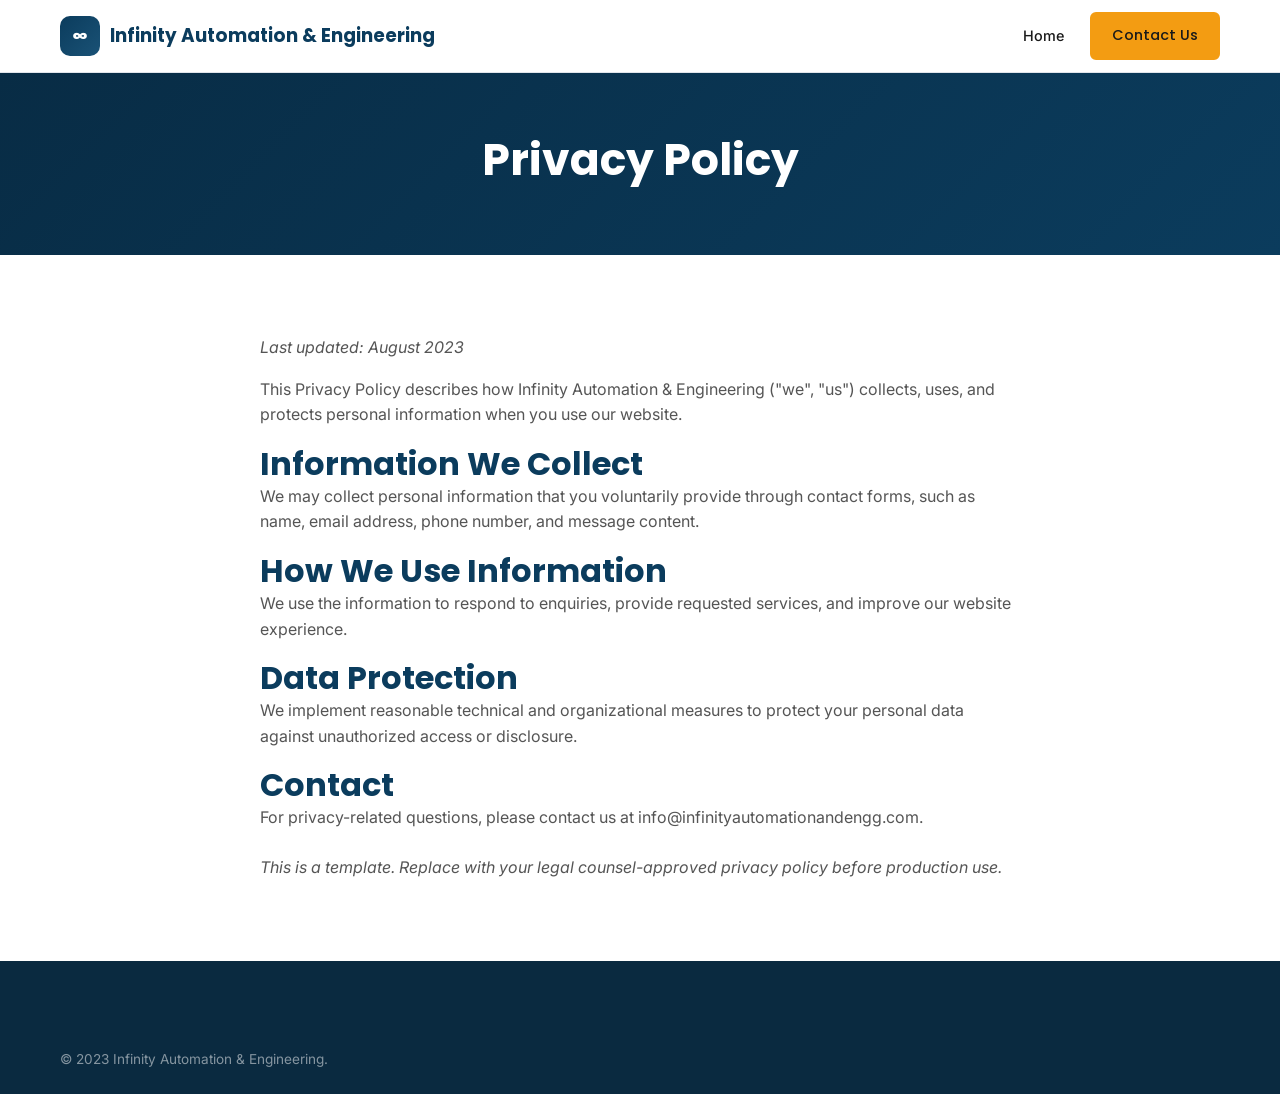
<file: privacy-policy.html>
<!DOCTYPE html>
<html lang="en">
<head>
  <meta charset="UTF-8"><meta name="viewport" content="width=device-width, initial-scale=1.0">
  <title>Privacy Policy | Infinity Automation & Engineering</title>
  <meta name="description" content="Privacy policy for Infinity Automation & Engineering website. How we collect, use and protect personal information from enquiries and contact forms.">
  <link rel="preconnect" href="https://fonts.googleapis.com"><link rel="preconnect" href="https://fonts.gstatic.com" crossorigin>
  <link href="https://fonts.googleapis.com/css2?family=Inter:wght@400;500;600&family=Poppins:wght@600;700&display=swap" rel="stylesheet">
  <link rel="stylesheet" href="assets/css/main.css">
  <!-- Google tag (gtag.js) -->
  <script async src="https://www.googletagmanager.com/gtag/js?id=G-ZV0TH2QD66"></script>
  <script>
    window.dataLayer = window.dataLayer || [];
    function gtag(){dataLayer.push(arguments);}
    gtag('js', new Date());
    gtag('config', 'G-ZV0TH2QD66');
  </script>
  <script type="application/ld+json">
  {"@context":"https://schema.org","@type":["Organization","LocalBusiness"],"name":"Infinity Automation & Engineering","alternateName":"Infinity Automation","url":"https://www.infinityautomationeng.com/","logo":"https://www.infinityautomationeng.com/assets/images/logo.png","image":"https://www.infinityautomationeng.com/assets/images/logo.png","description":"Industrial automation, conveyor systems, vibratory bowl feeders, metal fabrication and custom software solutions based in Pune, India.","email":"info@infinityautomationandengg.com","telephone":["+91-74476-34840","+91-95618-72004","+91-73859-53781"],"address":{"@type":"PostalAddress","addressLocality":"Pune","addressRegion":"Maharashtra","addressCountry":"IN"},"geo":{"@type":"GeoCoordinates","addressCountry":"IN"},"areaServed":[{"@type":"Country","name":"India"},{"@type":"City","name":"Pune"}],"contactPoint":[{"@type":"ContactPoint","telephone":"+91-74476-34840","contactType":"sales","areaServed":"IN","availableLanguage":["English","Hindi","Marathi"]}],"sameAs":[]}
  </script>
</head>
<body>
  <a class="skip-link" href="#main-content">Skip to main content</a>
  <header class="site-header">
    <div class="container header-inner">
      <a href="index.html" class="logo"><span class="logo-mark">∞</span><span>Infinity Automation &amp; Engineering</span></a>
      <nav class="nav-desktop"><a href="index.html">Home</a><a href="contact.html" class="btn btn-primary">Contact Us</a></nav>
    
      <button class="nav-toggle" aria-label="Open menu" aria-expanded="false" aria-controls="mobile-nav">
        <span></span><span></span><span></span>
      </button>
    </div>
    <nav id="mobile-nav" class="nav-mobile" aria-label="Mobile navigation">
      <a href="index.html">Home</a>
      <a href="about.html">About</a>
      <a href="services.html">Services</a>
      <a href="products.html">Products</a>
      <a href="software.html">Software</a>
      <a href="industries.html">Industries</a>
      <a href="careers.html">Careers</a>
      <a href="contact.html" class="btn btn-primary">Contact Us</a>
    </nav>

  </header>
  <main id="main-content">
    <section class="page-hero"><div class="container"><h1>Privacy Policy</h1></div></section>
    <section class="section bg-white"><div class="container" style="max-width:800px;">
      <p><em>Last updated: August 2023</em></p>
      <p>This Privacy Policy describes how Infinity Automation & Engineering ("we", "us") collects, uses, and protects personal information when you use our website.</p>
      <h2>Information We Collect</h2>
      <p>We may collect personal information that you voluntarily provide through contact forms, such as name, email address, phone number, and message content.</p>
      <h2>How We Use Information</h2>
      <p>We use the information to respond to enquiries, provide requested services, and improve our website experience.</p>
      <h2>Data Protection</h2>
      <p>We implement reasonable technical and organizational measures to protect your personal data against unauthorized access or disclosure.</p>
      <h2>Contact</h2>
      <p>For privacy-related questions, please contact us at info@infinityautomationandengg.com.</p>
      <p style="margin-top:24px;"><em>This is a template. Replace with your legal counsel-approved privacy policy before production use.</em></p>
    </div></section>
  </main>
  <footer class="site-footer"><div class="container"><div class="footer-bottom" style="border:none;padding:24px 0;"><span>&copy; 2023 Infinity Automation & Engineering.</span></div></div></footer>
  <script src="assets/js/main.js" defer></script>
</body>
</html>
</file>
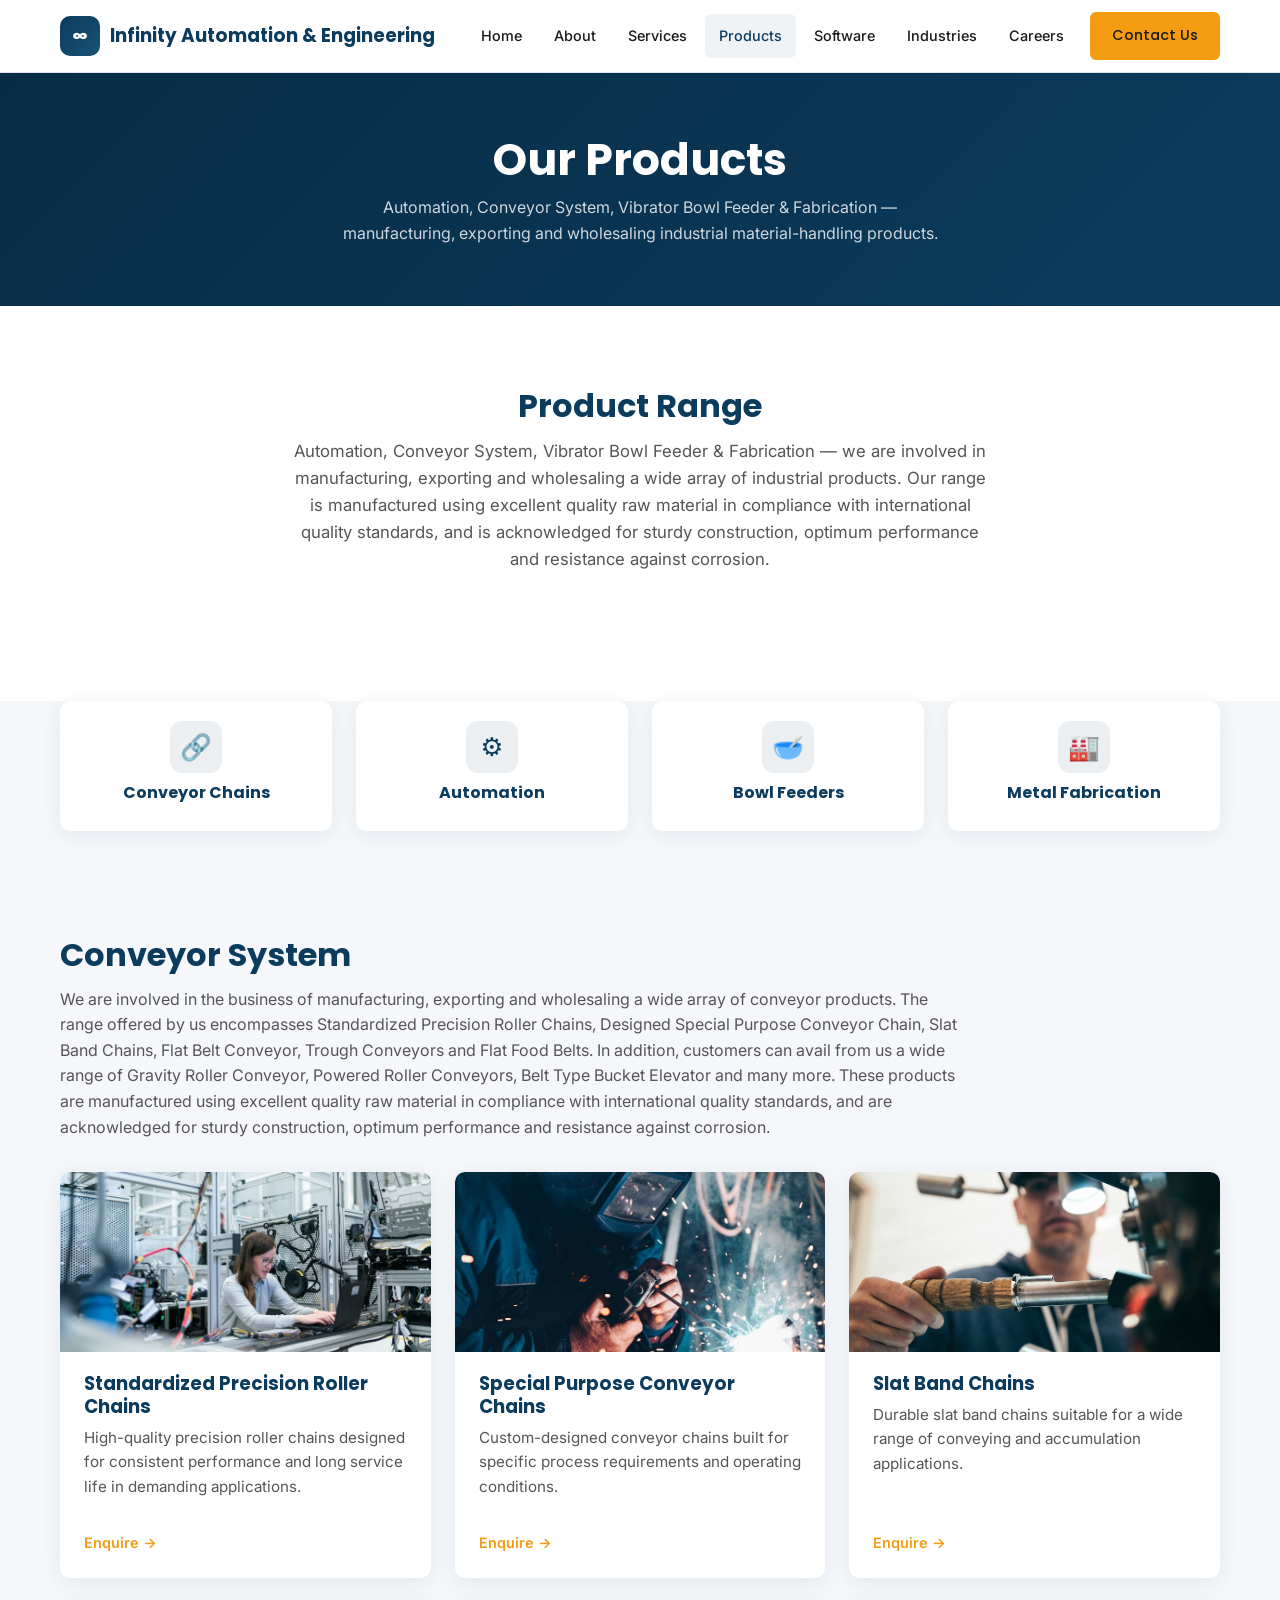
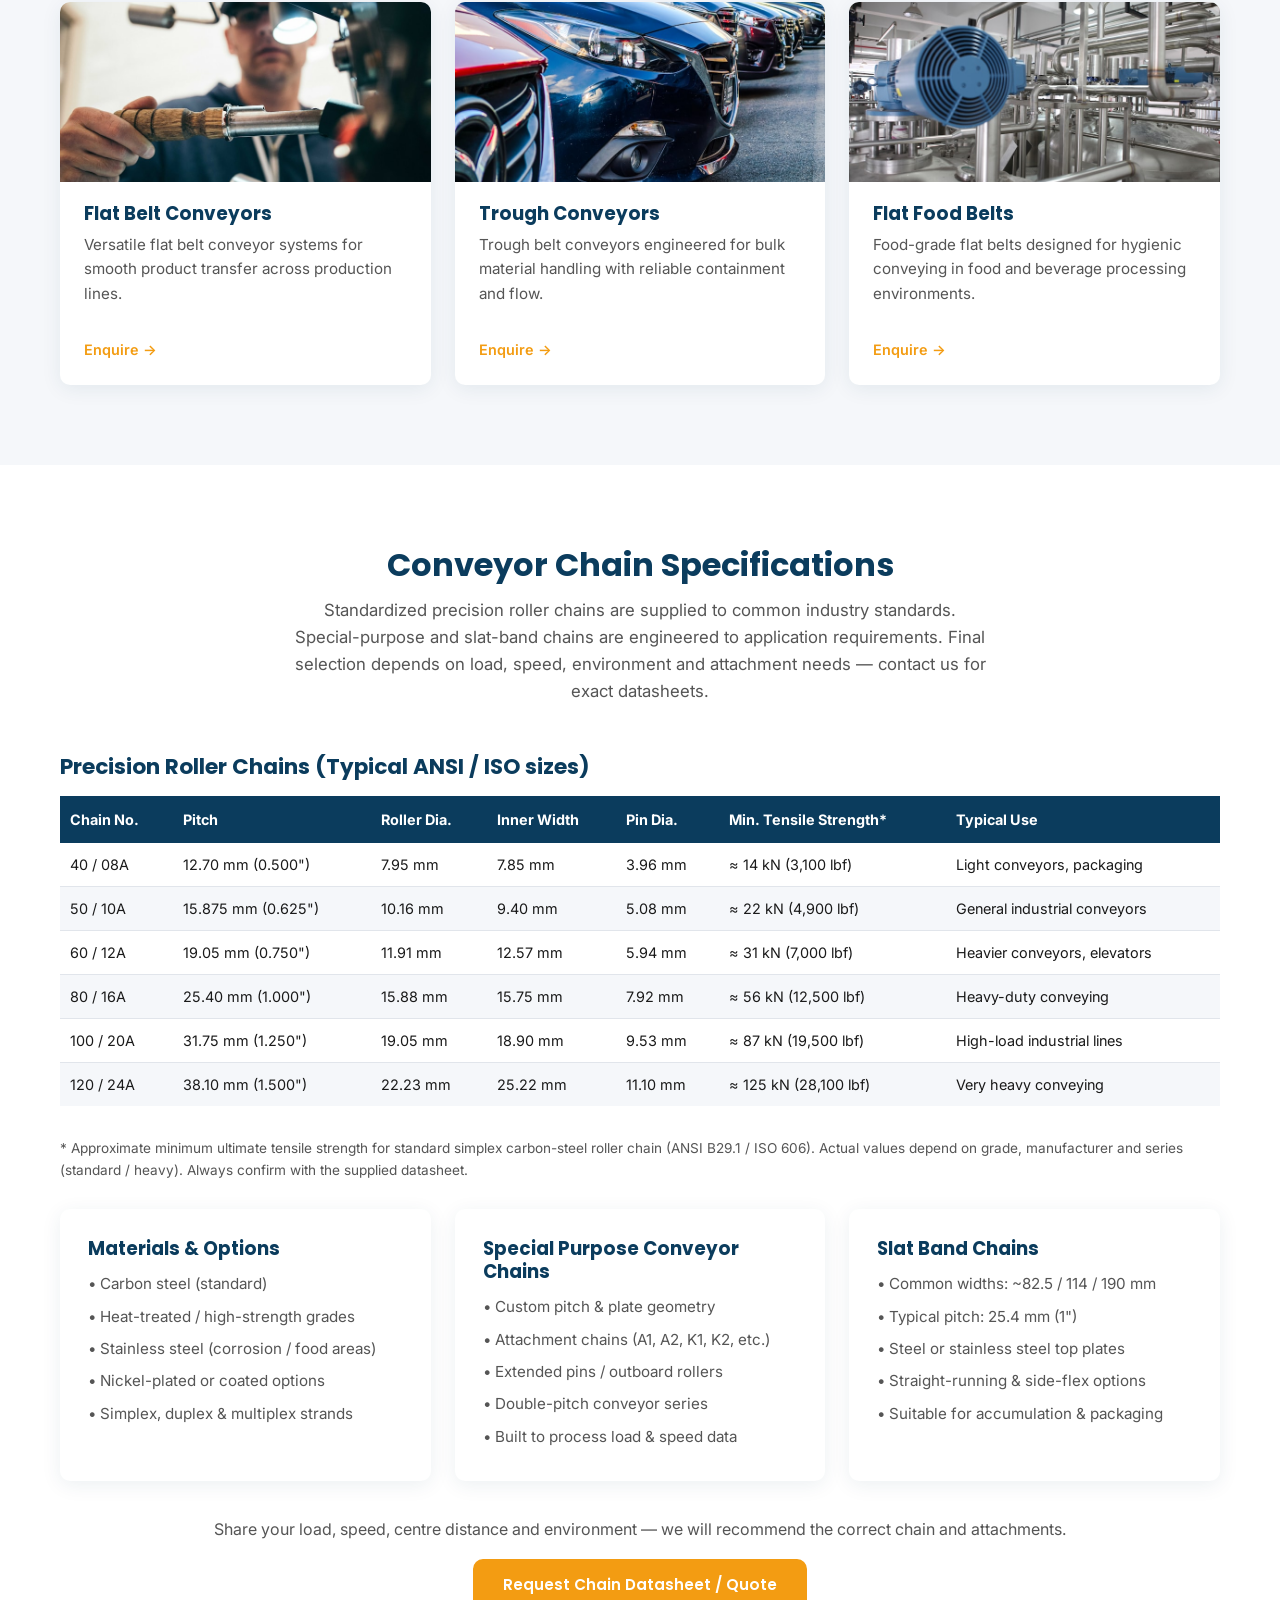
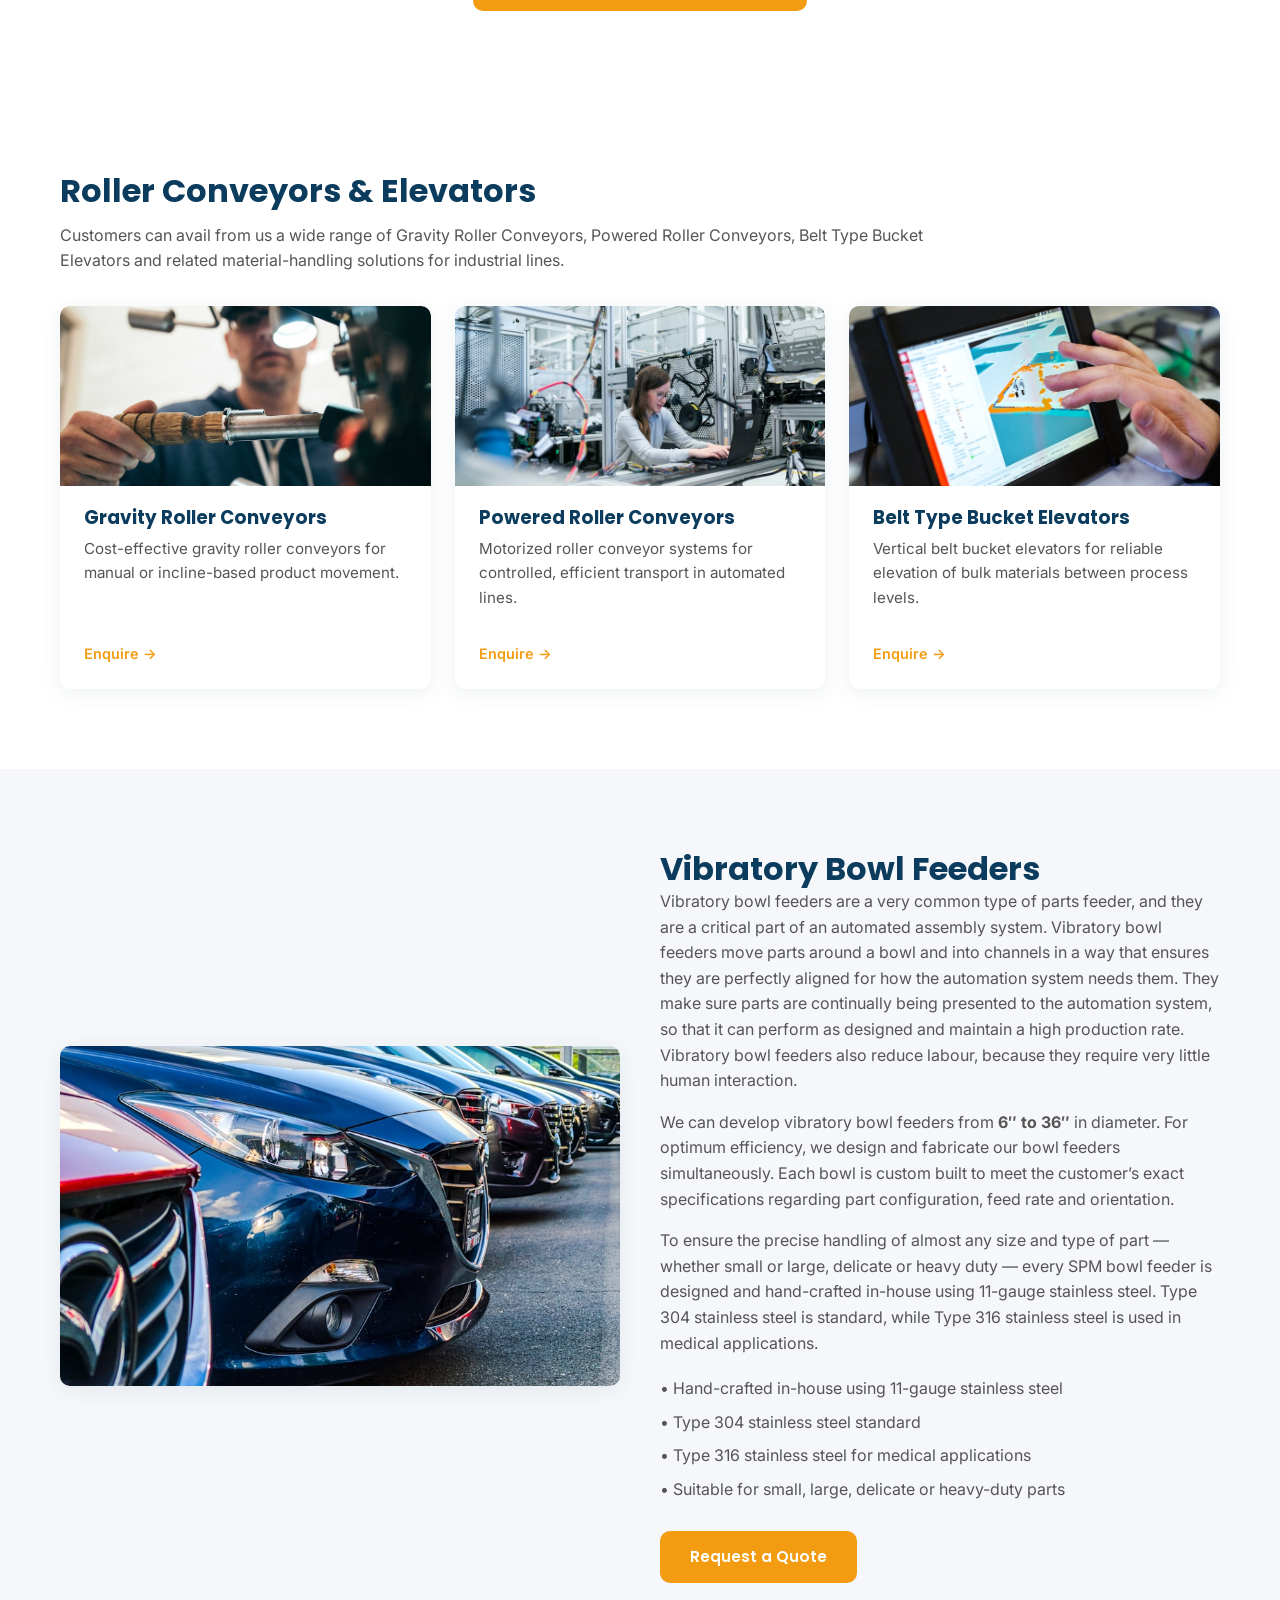
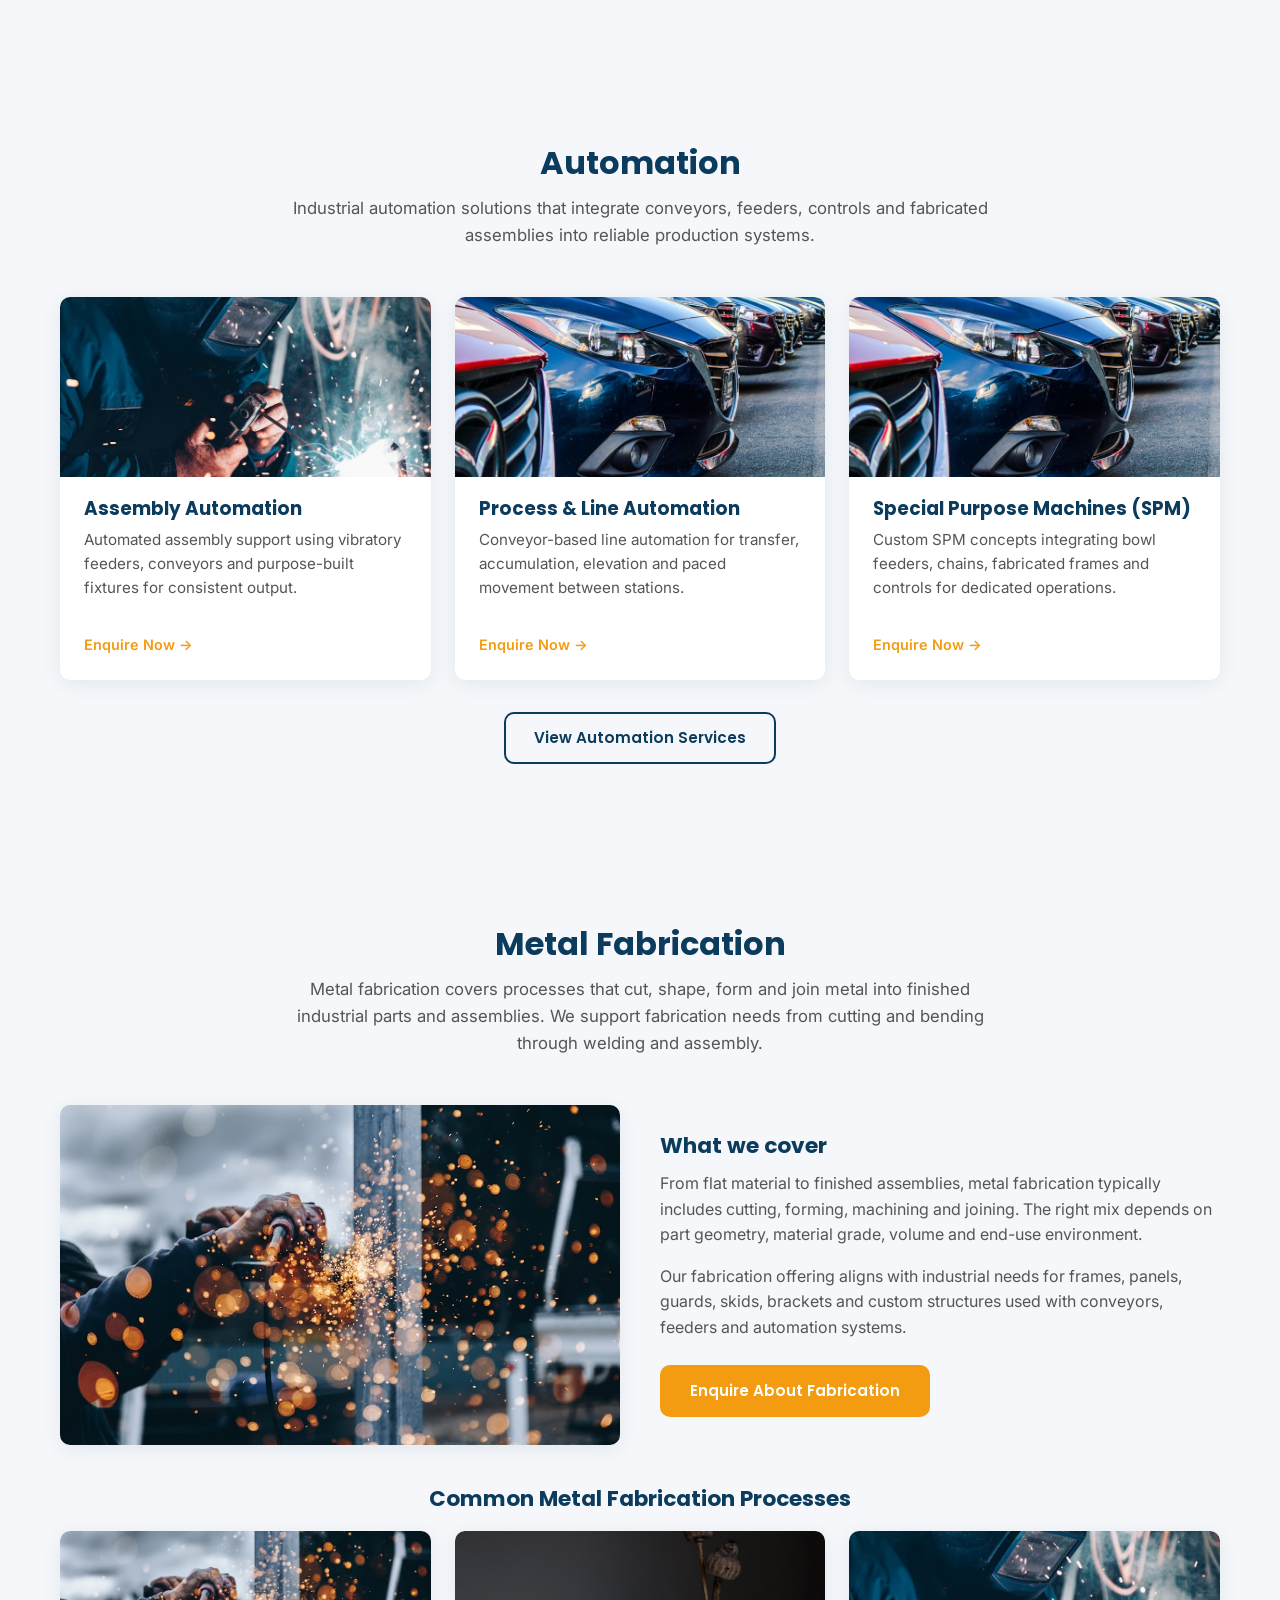
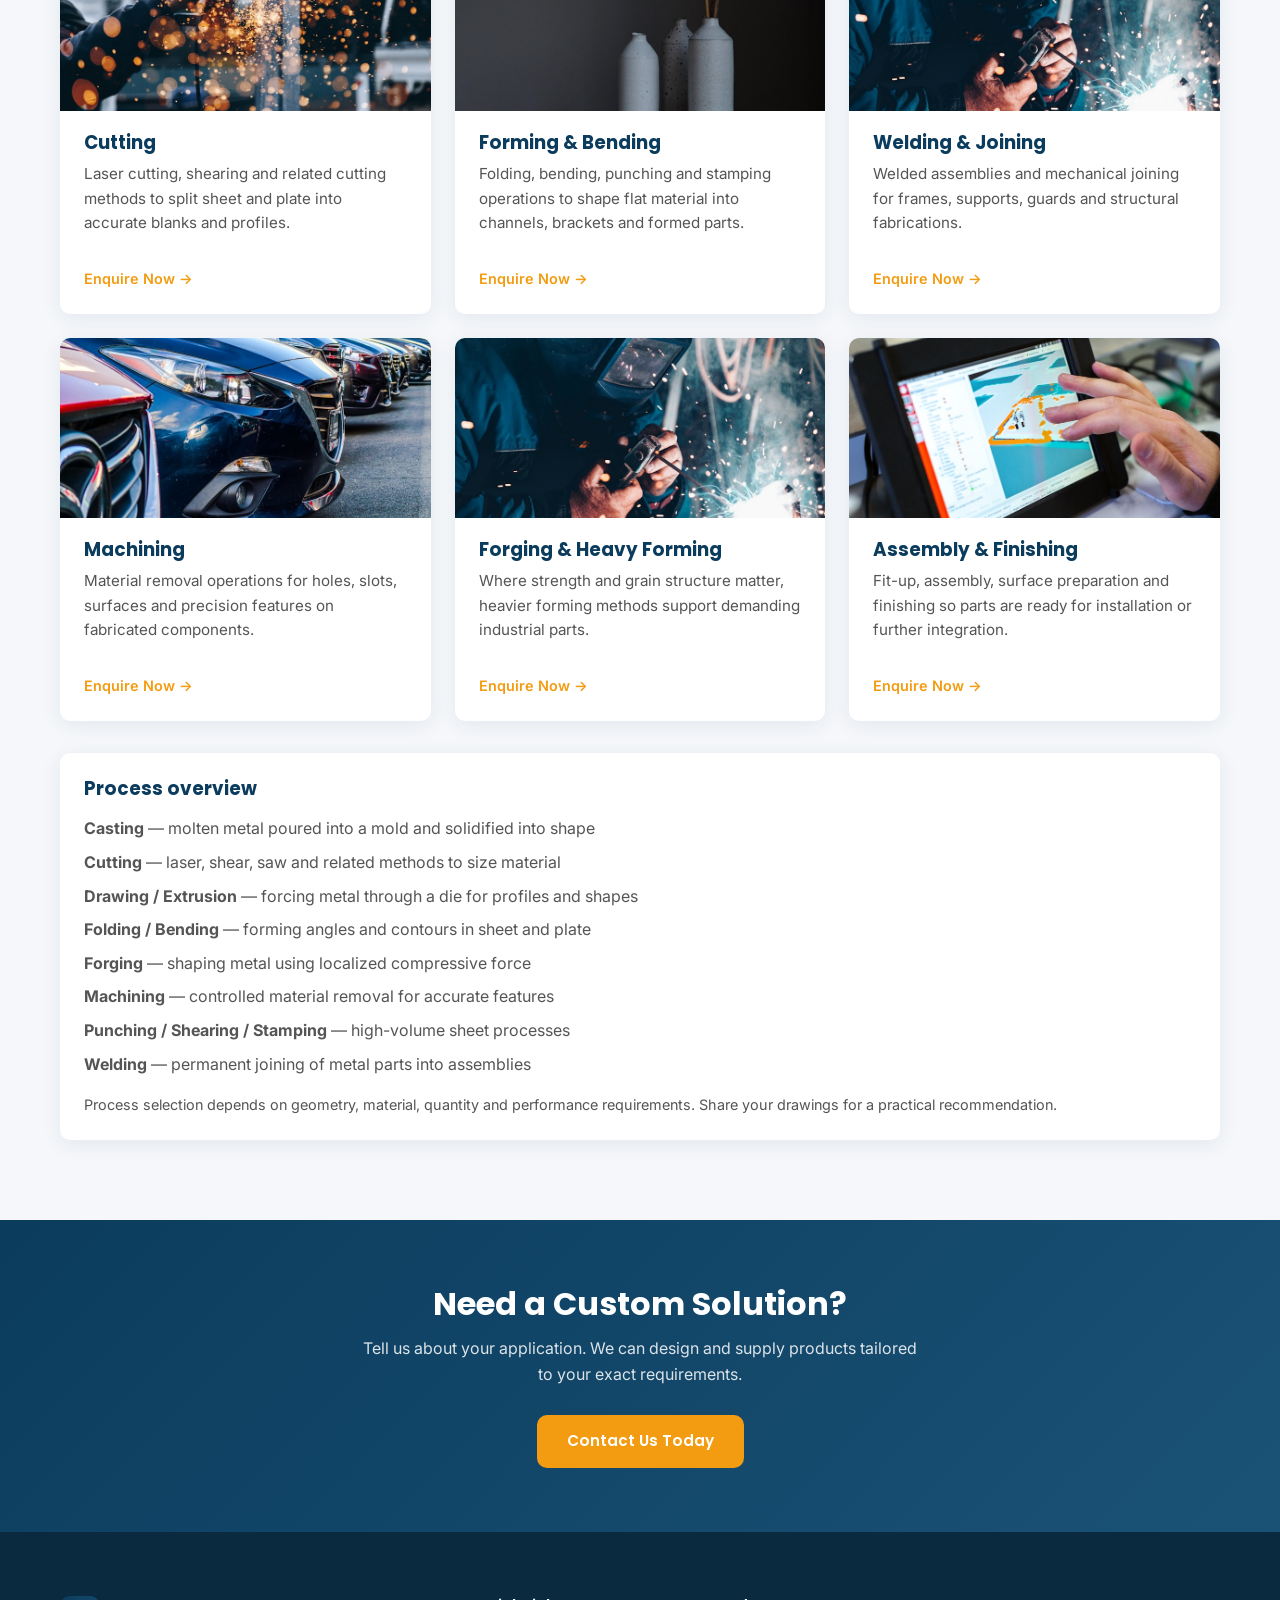
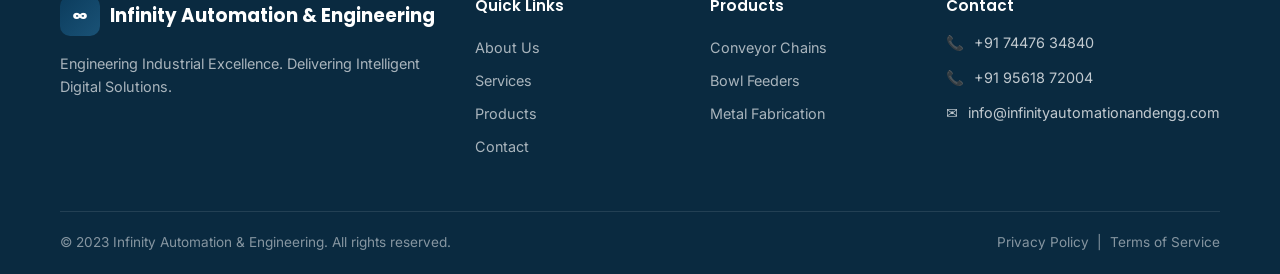
<file: products.html>
<!DOCTYPE html>
<html lang="en">
<head>
  <meta charset="UTF-8">
  <meta name="viewport" content="width=device-width, initial-scale=1.0">
  <title>Conveyors, Vibratory Bowl Feeders & Metal Fabrication | Products</title>
  <meta name="description" content="Explore industrial conveyors, precision roller chains, vibratory bowl feeders (6″–36″), SPM automation and metal fabrication including laser cutting and bending. Request a quote from Pune, India.">
  <link rel="preconnect" href="https://fonts.googleapis.com">
  <link rel="preconnect" href="https://fonts.gstatic.com" crossorigin>
  <link href="https://fonts.googleapis.com/css2?family=Inter:wght@400;500;600&family=Poppins:wght@600;700&display=swap" rel="stylesheet">
  <link rel="stylesheet" href="assets/css/main.css">
  <style>
    .product-img {
      width: 100%;
      height: 180px;
      object-fit: cover;
      border-radius: 8px 8px 0 0;
      background: #e8eef3;
    }
    .card.has-img {
      padding: 0;
      overflow: hidden;
    }
    .card.has-img .card-body {
      padding: 20px 24px 24px;
      display: flex;
      flex-direction: column;
      flex-grow: 1;
    }
    .card.has-img h3 { margin-bottom: 8px; }
    .card.has-img p { flex-grow: 1; }
    .feature-img {
      width: 100%;
      max-height: 340px;
      object-fit: cover;
      border-radius: var(--radius);
      box-shadow: var(--shadow);
    }
  </style>
  <!-- Google tag (gtag.js) -->
  <script async src="https://www.googletagmanager.com/gtag/js?id=G-ZV0TH2QD66"></script>
  <script>
    window.dataLayer = window.dataLayer || [];
    function gtag(){dataLayer.push(arguments);}
    gtag('js', new Date());
    gtag('config', 'G-ZV0TH2QD66');
  </script>
  <script type="application/ld+json">
  {"@context":"https://schema.org","@type":["Organization","LocalBusiness"],"name":"Infinity Automation & Engineering","alternateName":"Infinity Automation","url":"https://www.infinityautomationeng.com/","logo":"https://www.infinityautomationeng.com/assets/images/logo.png","image":"https://www.infinityautomationeng.com/assets/images/logo.png","description":"Industrial automation, conveyor systems, vibratory bowl feeders, metal fabrication and custom software solutions based in Pune, India.","email":"info@infinityautomationandengg.com","telephone":["+91-74476-34840","+91-95618-72004","+91-73859-53781"],"address":{"@type":"PostalAddress","addressLocality":"Pune","addressRegion":"Maharashtra","addressCountry":"IN"},"geo":{"@type":"GeoCoordinates","addressCountry":"IN"},"areaServed":[{"@type":"Country","name":"India"},{"@type":"City","name":"Pune"}],"contactPoint":[{"@type":"ContactPoint","telephone":"+91-74476-34840","contactType":"sales","areaServed":"IN","availableLanguage":["English","Hindi","Marathi"]}],"sameAs":[]}
  </script>
  <script type="application/ld+json">
  {"@context":"https://schema.org","@type":"CollectionPage","name":"Industrial Products — Conveyors, Bowl Feeders & Fabrication","url":"https://www.infinityautomationeng.com/products.html","description":"Industrial conveyors, vibratory bowl feeders, precision chains and metal fabrication products.","isPartOf":{"@type":"WebSite","name":"Infinity Automation & Engineering","url":"https://www.infinityautomationeng.com/"}}
  </script>
  <script type="application/ld+json">
  {"@context":"https://schema.org","@graph":[{"@type":"Service","name":"Industrial Conveyor Systems","description":"Manufacturing and supply of roller conveyors, belt conveyors, slat band chains and related material handling systems.","provider":{"@type":"Organization","name":"Infinity Automation & Engineering"},"areaServed":"IN"},{"@type":"Service","name":"Vibratory Bowl Feeders","description":"Custom vibratory bowl feeders from 6 inch to 36 inch diameter for oriented parts feeding in assembly automation.","provider":{"@type":"Organization","name":"Infinity Automation & Engineering"},"areaServed":"IN"},{"@type":"Service","name":"Metal Fabrication","description":"Cutting, forming, bending, welding and assembly of metal fabrications for industrial applications.","provider":{"@type":"Organization","name":"Infinity Automation & Engineering"},"areaServed":"IN"},{"@type":"Service","name":"Special Purpose Machines","description":"Design and integration of SPM and assembly automation solutions.","provider":{"@type":"Organization","name":"Infinity Automation & Engineering"},"areaServed":"IN"},{"@type":"Service","name":"Custom Software Development","description":"ERP, CRM, school management, inventory, HRMS, recruitment and AI chatbot software.","provider":{"@type":"Organization","name":"Infinity Automation & Engineering"},"areaServed":"IN"}]}
  </script>
  <script type="application/ld+json">
  {"@context":"https://schema.org","@type":"BreadcrumbList","itemListElement":[{"@type":"ListItem","position":1,"name":"Home","item":"https://www.infinityautomationeng.com/"},{"@type":"ListItem","position":2,"name":"Products","item":"https://www.infinityautomationeng.com/products.html"}]}
  </script>
</head>
<body>
  <a class="skip-link" href="#main-content">Skip to main content</a>
  <header class="site-header">
    <div class="container header-inner">
      <a href="index.html" class="logo" aria-label="Infinity Automation & Engineering Home">
        <span class="logo-mark" aria-hidden="true">∞</span>
        <span>Infinity Automation &amp; Engineering</span>
      </a>
      <nav class="nav-desktop" aria-label="Main navigation">
        <a href="index.html">Home</a>
        <a href="about.html">About</a>
        <a href="services.html">Services</a>
        <a href="products.html" class="active">Products</a>
        <a href="software.html">Software</a>
        <a href="industries.html">Industries</a>
        <a href="careers.html">Careers</a>
        <a href="contact.html" class="btn btn-primary">Contact Us</a>
      </nav>
      <button class="nav-toggle" aria-label="Open menu" aria-expanded="false" aria-controls="mobile-nav">
        <span></span><span></span><span></span>
      </button>
    </div>
    <nav id="mobile-nav" class="nav-mobile" aria-label="Mobile navigation">
      <a href="index.html">Home</a><a href="about.html">About</a><a href="services.html">Services</a>
      <a href="products.html">Products</a><a href="software.html">Software</a>
      <a href="industries.html">Industries</a><a href="careers.html">Careers</a>
      <a href="contact.html" class="btn btn-primary">Contact Us</a>
    </nav>
  </header>

  <main id="main-content">
    <section class="page-hero">
      <div class="container">
        <h1>Our Products</h1>
        <p>Automation, Conveyor System, Vibrator Bowl Feeder &amp; Fabrication — manufacturing, exporting and wholesaling industrial material-handling products.</p>
      </div>
    </section>

    <section class="section bg-white">
      <div class="container">
        <div class="section-header">
          <h2>Product Range</h2>
          <p>Automation, Conveyor System, Vibrator Bowl Feeder &amp; Fabrication — we are involved in manufacturing, exporting and wholesaling a wide array of industrial products. Our range is manufactured using excellent quality raw material in compliance with international quality standards, and is acknowledged for sturdy construction, optimum performance and resistance against corrosion.</p>
        </div>
      </div>
    </section>

    <section class="section" style="padding-top:0;padding-bottom:24px;">
      <div class="container">
        <div class="grid-4">
          <a href="#chain-specs" class="card text-center" style="text-decoration:none;color:inherit;padding:20px;">
            <div class="card-icon" style="margin:0 auto 10px;"><span class="icon-emoji">🔗</span></div>
            <h3 style="font-size:1rem;">Conveyor Chains</h3>
          </a>
          <a href="#automation" class="card text-center" style="text-decoration:none;color:inherit;padding:20px;">
            <div class="card-icon" style="margin:0 auto 10px;"><span class="icon-emoji">⚙️</span></div>
            <h3 style="font-size:1rem;">Automation</h3>
          </a>
          <a href="contact.html" class="card text-center" style="text-decoration:none;color:inherit;padding:20px;">
            <div class="card-icon" style="margin:0 auto 10px;"><span class="icon-emoji">🥣</span></div>
            <h3 style="font-size:1rem;">Bowl Feeders</h3>
          </a>
          <a href="#metal-fabrication" class="card text-center" style="text-decoration:none;color:inherit;padding:20px;">
            <div class="card-icon" style="margin:0 auto 10px;"><span class="icon-emoji">🏭</span></div>
            <h3 style="font-size:1rem;">Metal Fabrication</h3>
          </a>

        </div>
      </div>
    </section>


    <!-- Conveyor Chains & Belts -->
    <section class="section">
      <div class="container">
        <h2 style="margin-bottom:12px;">Conveyor System</h2>
        <p style="margin-bottom:32px;max-width:900px;">We are involved in the business of manufacturing, exporting and wholesaling a wide array of conveyor products. The range offered by us encompasses Standardized Precision Roller Chains, Designed Special Purpose Conveyor Chain, Slat Band Chains, Flat Belt Conveyor, Trough Conveyors and Flat Food Belts. In addition, customers can avail from us a wide range of Gravity Roller Conveyor, Powered Roller Conveyors, Belt Type Bucket Elevator and many more. These products are manufactured using excellent quality raw material in compliance with international quality standards, and are acknowledged for sturdy construction, optimum performance and resistance against corrosion.</p>
        <div class="grid-3">
          <article class="card has-img">
            <img class="product-img" src="assets/images/conveyor-belt.jpg" width="400" height="180" alt="Industrial conveyor belt system" loading="lazy">
            <div class="card-body">
              <h3>Standardized Precision Roller Chains</h3>
              <p>High-quality precision roller chains designed for consistent performance and long service life in demanding applications.</p>
              <a href="contact.html" class="card-link">Enquire →</a>
            </div>
          </article>
          <article class="card has-img">
            <img class="product-img" src="assets/images/factory-automation.jpg" width="400" height="180" alt="Factory automation equipment" loading="lazy">
            <div class="card-body">
              <h3>Special Purpose Conveyor Chains</h3>
              <p>Custom-designed conveyor chains built for specific process requirements and operating conditions.</p>
              <a href="contact.html" class="card-link">Enquire →</a>
            </div>
          </article>
          <article class="card has-img">
            <img class="product-img" src="assets/images/logistics-conveyor.jpg" width="400" height="180" alt="Logistics conveyor system" loading="lazy">
            <div class="card-body">
              <h3>Slat Band Chains</h3>
              <p>Durable slat band chains suitable for a wide range of conveying and accumulation applications.</p>
              <a href="contact.html" class="card-link">Enquire →</a>
            </div>
          </article>
          <article class="card has-img">
            <img class="product-img" src="assets/images/warehouse-conveyor.jpg" width="400" height="180" alt="Warehouse flat belt conveyor" loading="lazy">
            <div class="card-body">
              <h3>Flat Belt Conveyors</h3>
              <p>Versatile flat belt conveyor systems for smooth product transfer across production lines.</p>
              <a href="contact.html" class="card-link">Enquire →</a>
            </div>
          </article>
          <article class="card has-img">
            <img class="product-img" src="assets/images/industrial-machine.jpg" width="400" height="180" alt="Industrial material handling machine" loading="lazy">
            <div class="card-body">
              <h3>Trough Conveyors</h3>
              <p>Trough belt conveyors engineered for bulk material handling with reliable containment and flow.</p>
              <a href="contact.html" class="card-link">Enquire →</a>
            </div>
          </article>
          <article class="card has-img">
            <img class="product-img" src="assets/images/factory-floor.jpg" width="400" height="180" alt="Food processing conveyor line" loading="lazy">
            <div class="card-body">
              <h3>Flat Food Belts</h3>
              <p>Food-grade flat belts designed for hygienic conveying in food and beverage processing environments.</p>
              <a href="contact.html" class="card-link">Enquire →</a>
            </div>
          </article>
        </div>
      </div>
    </section>

    
    <!-- Conveyor Chain Specifications -->
    <section class="section bg-white" id="chain-specs">
      <div class="container">
        <div class="section-header">
          <h2>Conveyor Chain Specifications</h2>
          <p>Standardized precision roller chains are supplied to common industry standards. Special-purpose and slat-band chains are engineered to application requirements. Final selection depends on load, speed, environment and attachment needs — contact us for exact datasheets.</p>
        </div>

        <h3 style="margin-bottom:16px;">Precision Roller Chains (Typical ANSI / ISO sizes)</h3>
        <div style="overflow-x:auto;margin-bottom:32px;">
          <table style="width:100%;border-collapse:collapse;font-size:0.9rem;min-width:640px;">
            <thead>
              <tr style="background:#0B3C5D;color:#fff;">
                <th style="padding:12px 10px;text-align:left;">Chain No.</th>
                <th style="padding:12px 10px;text-align:left;">Pitch</th>
                <th style="padding:12px 10px;text-align:left;">Roller Dia.</th>
                <th style="padding:12px 10px;text-align:left;">Inner Width</th>
                <th style="padding:12px 10px;text-align:left;">Pin Dia.</th>
                <th style="padding:12px 10px;text-align:left;">Min. Tensile Strength*</th>
                <th style="padding:12px 10px;text-align:left;">Typical Use</th>
              </tr>
            </thead>
            <tbody>
              <tr style="border-bottom:1px solid #E1E5EB;">
                <td style="padding:10px;">40 / 08A</td>
                <td style="padding:10px;">12.70 mm (0.500")</td>
                <td style="padding:10px;">7.95 mm</td>
                <td style="padding:10px;">7.85 mm</td>
                <td style="padding:10px;">3.96 mm</td>
                <td style="padding:10px;">≈ 14 kN (3,100 lbf)</td>
                <td style="padding:10px;">Light conveyors, packaging</td>
              </tr>
              <tr style="border-bottom:1px solid #E1E5EB;background:#F5F7FA;">
                <td style="padding:10px;">50 / 10A</td>
                <td style="padding:10px;">15.875 mm (0.625")</td>
                <td style="padding:10px;">10.16 mm</td>
                <td style="padding:10px;">9.40 mm</td>
                <td style="padding:10px;">5.08 mm</td>
                <td style="padding:10px;">≈ 22 kN (4,900 lbf)</td>
                <td style="padding:10px;">General industrial conveyors</td>
              </tr>
              <tr style="border-bottom:1px solid #E1E5EB;">
                <td style="padding:10px;">60 / 12A</td>
                <td style="padding:10px;">19.05 mm (0.750")</td>
                <td style="padding:10px;">11.91 mm</td>
                <td style="padding:10px;">12.57 mm</td>
                <td style="padding:10px;">5.94 mm</td>
                <td style="padding:10px;">≈ 31 kN (7,000 lbf)</td>
                <td style="padding:10px;">Heavier conveyors, elevators</td>
              </tr>
              <tr style="border-bottom:1px solid #E1E5EB;background:#F5F7FA;">
                <td style="padding:10px;">80 / 16A</td>
                <td style="padding:10px;">25.40 mm (1.000")</td>
                <td style="padding:10px;">15.88 mm</td>
                <td style="padding:10px;">15.75 mm</td>
                <td style="padding:10px;">7.92 mm</td>
                <td style="padding:10px;">≈ 56 kN (12,500 lbf)</td>
                <td style="padding:10px;">Heavy-duty conveying</td>
              </tr>
              <tr style="border-bottom:1px solid #E1E5EB;">
                <td style="padding:10px;">100 / 20A</td>
                <td style="padding:10px;">31.75 mm (1.250")</td>
                <td style="padding:10px;">19.05 mm</td>
                <td style="padding:10px;">18.90 mm</td>
                <td style="padding:10px;">9.53 mm</td>
                <td style="padding:10px;">≈ 87 kN (19,500 lbf)</td>
                <td style="padding:10px;">High-load industrial lines</td>
              </tr>
              <tr style="background:#F5F7FA;">
                <td style="padding:10px;">120 / 24A</td>
                <td style="padding:10px;">38.10 mm (1.500")</td>
                <td style="padding:10px;">22.23 mm</td>
                <td style="padding:10px;">25.22 mm</td>
                <td style="padding:10px;">11.10 mm</td>
                <td style="padding:10px;">≈ 125 kN (28,100 lbf)</td>
                <td style="padding:10px;">Very heavy conveying</td>
              </tr>
            </tbody>
          </table>
        </div>
        <p style="font-size:0.85rem;color:var(--color-text-muted);margin-bottom:28px;">* Approximate minimum ultimate tensile strength for standard simplex carbon-steel roller chain (ANSI B29.1 / ISO 606). Actual values depend on grade, manufacturer and series (standard / heavy). Always confirm with the supplied datasheet.</p>

        <div class="grid-3">
          <article class="card">
            <h3>Materials &amp; Options</h3>
            <ul style="color:var(--color-text-muted);font-size:0.95rem;">
              <li style="padding:4px 0;">• Carbon steel (standard)</li>
              <li style="padding:4px 0;">• Heat-treated / high-strength grades</li>
              <li style="padding:4px 0;">• Stainless steel (corrosion / food areas)</li>
              <li style="padding:4px 0;">• Nickel-plated or coated options</li>
              <li style="padding:4px 0;">• Simplex, duplex &amp; multiplex strands</li>
            </ul>
          </article>
          <article class="card">
            <h3>Special Purpose Conveyor Chains</h3>
            <ul style="color:var(--color-text-muted);font-size:0.95rem;">
              <li style="padding:4px 0;">• Custom pitch &amp; plate geometry</li>
              <li style="padding:4px 0;">• Attachment chains (A1, A2, K1, K2, etc.)</li>
              <li style="padding:4px 0;">• Extended pins / outboard rollers</li>
              <li style="padding:4px 0;">• Double-pitch conveyor series</li>
              <li style="padding:4px 0;">• Built to process load &amp; speed data</li>
            </ul>
          </article>
          <article class="card">
            <h3>Slat Band Chains</h3>
            <ul style="color:var(--color-text-muted);font-size:0.95rem;">
              <li style="padding:4px 0;">• Common widths: ~82.5 / 114 / 190 mm</li>
              <li style="padding:4px 0;">• Typical pitch: 25.4 mm (1")</li>
              <li style="padding:4px 0;">• Steel or stainless steel top plates</li>
              <li style="padding:4px 0;">• Straight-running &amp; side-flex options</li>
              <li style="padding:4px 0;">• Suitable for accumulation &amp; packaging</li>
            </ul>
          </article>
        </div>

        <div class="text-center" style="margin-top:36px;">
          <p style="margin-bottom:16px;color:var(--color-text-muted);">Share your load, speed, centre distance and environment — we will recommend the correct chain and attachments.</p>
          <a href="contact.html" class="btn btn-primary">Request Chain Datasheet / Quote</a>
        </div>
      </div>
    </section>

    <!-- Roller Conveyors -->
    <section class="section bg-white">
      <div class="container">
        <h2 style="margin-bottom:12px;">Roller Conveyors &amp; Elevators</h2>
        <p style="margin-bottom:32px;max-width:900px;">Customers can avail from us a wide range of Gravity Roller Conveyors, Powered Roller Conveyors, Belt Type Bucket Elevators and related material-handling solutions for industrial lines.</p>
        <div class="grid-3">
          <article class="card has-img">
            <img class="product-img" src="assets/images/logistics-conveyor.jpg" width="400" height="180" alt="Gravity roller conveyor" loading="lazy">
            <div class="card-body">
              <h3>Gravity Roller Conveyors</h3>
              <p>Cost-effective gravity roller conveyors for manual or incline-based product movement.</p>
              <a href="contact.html" class="card-link">Enquire →</a>
            </div>
          </article>
          <article class="card has-img">
            <img class="product-img" src="assets/images/conveyor-belt.jpg" width="400" height="180" alt="Powered roller conveyor system" loading="lazy">
            <div class="card-body">
              <h3>Powered Roller Conveyors</h3>
              <p>Motorized roller conveyor systems for controlled, efficient transport in automated lines.</p>
              <a href="contact.html" class="card-link">Enquire →</a>
            </div>
          </article>
          <article class="card has-img">
            <img class="product-img" src="assets/images/industrial-plant.jpg" width="400" height="180" alt="Bucket elevator in industrial plant" loading="lazy">
            <div class="card-body">
              <h3>Belt Type Bucket Elevators</h3>
              <p>Vertical belt bucket elevators for reliable elevation of bulk materials between process levels.</p>
              <a href="contact.html" class="card-link">Enquire →</a>
            </div>
          </article>
        </div>
      </div>
    </section>

    <!-- Vibratory Bowl Feeders -->
    <section class="section">
      <div class="container">
        <div class="grid-2" style="align-items:center;gap:40px;">
          <div>
            <img class="feature-img" src="assets/images/machine-closeup.jpg" width="560" height="340" alt="Precision industrial feeder and automation equipment" loading="lazy">
          </div>
          <div>
            <h2>Vibratory Bowl Feeders</h2>
            <p>Vibratory bowl feeders are a very common type of parts feeder, and they are a critical part of an automated assembly system. Vibratory bowl feeders move parts around a bowl and into channels in a way that ensures they are perfectly aligned for how the automation system needs them. They make sure parts are continually being presented to the automation system, so that it can perform as designed and maintain a high production rate. Vibratory bowl feeders also reduce labour, because they require very little human interaction.</p>
            <p>We can develop vibratory bowl feeders from <strong>6″ to 36″</strong> in diameter. For optimum efficiency, we design and fabricate our bowl feeders simultaneously. Each bowl is custom built to meet the customer’s exact specifications regarding part configuration, feed rate and orientation.</p>
            <p>To ensure the precise handling of almost any size and type of part — whether small or large, delicate or heavy duty — every SPM bowl feeder is designed and hand-crafted in-house using 11-gauge stainless steel. Type 304 stainless steel is standard, while Type 316 stainless steel is used in medical applications.</p>
            <ul style="margin:16px 0 24px;color:var(--color-text-muted);">
              <li style="padding:4px 0;">• Hand-crafted in-house using 11-gauge stainless steel</li>
              <li style="padding:4px 0;">• Type 304 stainless steel standard</li>
              <li style="padding:4px 0;">• Type 316 stainless steel for medical applications</li>
              <li style="padding:4px 0;">• Suitable for small, large, delicate or heavy-duty parts</li>
            </ul>
            <a href="contact.html" class="btn btn-primary">Request a Quote</a>
          </div>
        </div>
      </div>
    </section>

    
    <!-- Automation -->
    <section class="section" id="automation">
      <div class="container">
        <div class="section-header">
          <h2>Automation</h2>
          <p>Industrial automation solutions that integrate conveyors, feeders, controls and fabricated assemblies into reliable production systems.</p>
        </div>
        <div class="grid-3">
          <a href="contact.html" class="card has-img" style="text-decoration:none;color:inherit;display:flex;flex-direction:column;" aria-label="Enquire about Assembly Automation">
            <img class="product-img" src="assets/images/factory-automation.jpg" width="400" height="180" alt="Assembly automation system" loading="lazy">
            <div class="card-body">
              <h3>Assembly Automation</h3>
              <p>Automated assembly support using vibratory feeders, conveyors and purpose-built fixtures for consistent output.</p>
              <span class="card-link">Enquire Now →</span>
            </div>
          </a>
          <a href="contact.html" class="card has-img" style="text-decoration:none;color:inherit;display:flex;flex-direction:column;" aria-label="Enquire about Process Automation">
            <img class="product-img" src="assets/images/industrial-machine.jpg" width="400" height="180" alt="Process automation equipment" loading="lazy">
            <div class="card-body">
              <h3>Process &amp; Line Automation</h3>
              <p>Conveyor-based line automation for transfer, accumulation, elevation and paced movement between stations.</p>
              <span class="card-link">Enquire Now →</span>
            </div>
          </a>
          <a href="contact.html" class="card has-img" style="text-decoration:none;color:inherit;display:flex;flex-direction:column;" aria-label="Enquire about Custom SPM">
            <img class="product-img" src="assets/images/machine-closeup.jpg" width="400" height="180" alt="Special purpose machine close-up" loading="lazy">
            <div class="card-body">
              <h3>Special Purpose Machines (SPM)</h3>
              <p>Custom SPM concepts integrating bowl feeders, chains, fabricated frames and controls for dedicated operations.</p>
              <span class="card-link">Enquire Now →</span>
            </div>
          </a>
        </div>
        <div class="text-center" style="margin-top:32px;">
          <a href="services.html" class="btn btn-secondary">View Automation Services</a>
        </div>
      </div>
    </section>

    
    <!-- Metal Fabrication Processes -->
    <section class="section" id="metal-fabrication">
      <div class="container">
        <div class="section-header">
          <h2>Metal Fabrication</h2>
          <p>Metal fabrication covers processes that cut, shape, form and join metal into finished industrial parts and assemblies. We support fabrication needs from cutting and bending through welding and assembly.</p>
        </div>

        <div class="grid-2" style="align-items:center;gap:40px;margin-bottom:40px;">
          <div>
            <img src="assets/images/metal-fab-process.jpg" width="560" height="340" alt="Metal fabrication workshop process" class="feature-img" loading="lazy" style="width:100%;max-height:340px;object-fit:cover;border-radius:var(--radius);box-shadow:var(--shadow);">
          </div>
          <div>
            <h3 style="margin-bottom:12px;">What we cover</h3>
            <p>From flat material to finished assemblies, metal fabrication typically includes cutting, forming, machining and joining. The right mix depends on part geometry, material grade, volume and end-use environment.</p>
            <p>Our fabrication offering aligns with industrial needs for frames, panels, guards, skids, brackets and custom structures used with conveyors, feeders and automation systems.</p>
            <a href="contact.html" class="btn btn-primary" style="margin-top:8px;">Enquire About Fabrication</a>
          </div>
        </div>

        <h3 style="margin-bottom:20px;text-align:center;">Common Metal Fabrication Processes</h3>
        <div class="grid-3">
          <a href="contact.html" class="card has-img" style="text-decoration:none;color:inherit;display:flex;flex-direction:column;" aria-label="Enquire about metal cutting">
            <img class="product-img" src="assets/images/metal-cutting.jpg" width="400" height="180" alt="Metal cutting and laser processing" loading="lazy">
            <div class="card-body">
              <h3>Cutting</h3>
              <p>Laser cutting, shearing and related cutting methods to split sheet and plate into accurate blanks and profiles.</p>
              <span class="card-link">Enquire Now →</span>
            </div>
          </a>
          <a href="contact.html" class="card has-img" style="text-decoration:none;color:inherit;display:flex;flex-direction:column;" aria-label="Enquire about forming and bending">
            <img class="product-img" src="assets/images/cnc-metal.jpg" width="400" height="180" alt="Metal forming and bending equipment" loading="lazy">
            <div class="card-body">
              <h3>Forming &amp; Bending</h3>
              <p>Folding, bending, punching and stamping operations to shape flat material into channels, brackets and formed parts.</p>
              <span class="card-link">Enquire Now →</span>
            </div>
          </a>
          <a href="contact.html" class="card has-img" style="text-decoration:none;color:inherit;display:flex;flex-direction:column;" aria-label="Enquire about welding and joining">
            <img class="product-img" src="assets/images/metal-welding-work.jpg" width="400" height="180" alt="Welding and metal joining work" loading="lazy">
            <div class="card-body">
              <h3>Welding &amp; Joining</h3>
              <p>Welded assemblies and mechanical joining for frames, supports, guards and structural fabrications.</p>
              <span class="card-link">Enquire Now →</span>
            </div>
          </a>
          <a href="contact.html" class="card has-img" style="text-decoration:none;color:inherit;display:flex;flex-direction:column;" aria-label="Enquire about machining">
            <img class="product-img" src="assets/images/machine-closeup.jpg" width="400" height="180" alt="Machining of metal components" loading="lazy">
            <div class="card-body">
              <h3>Machining</h3>
              <p>Material removal operations for holes, slots, surfaces and precision features on fabricated components.</p>
              <span class="card-link">Enquire Now →</span>
            </div>
          </a>
          <a href="contact.html" class="card has-img" style="text-decoration:none;color:inherit;display:flex;flex-direction:column;" aria-label="Enquire about forging and heavy forming">
            <img class="product-img" src="assets/images/welding-metal.jpg" width="400" height="180" alt="Heavy metal forming and fabrication" loading="lazy">
            <div class="card-body">
              <h3>Forging &amp; Heavy Forming</h3>
              <p>Where strength and grain structure matter, heavier forming methods support demanding industrial parts.</p>
              <span class="card-link">Enquire Now →</span>
            </div>
          </a>
          <a href="contact.html" class="card has-img" style="text-decoration:none;color:inherit;display:flex;flex-direction:column;" aria-label="Enquire about assembly and finishing">
            <img class="product-img" src="assets/images/industrial-plant.jpg" width="400" height="180" alt="Fabricated assembly and finishing" loading="lazy">
            <div class="card-body">
              <h3>Assembly &amp; Finishing</h3>
              <p>Fit-up, assembly, surface preparation and finishing so parts are ready for installation or further integration.</p>
              <span class="card-link">Enquire Now →</span>
            </div>
          </a>
        </div>

        <div class="card" style="margin-top:32px;padding:24px;">
          <h3 style="margin-bottom:12px;">Process overview</h3>
          <ul style="color:var(--color-text-muted);columns:1;">
            <li style="padding:4px 0;"><strong>Casting</strong> — molten metal poured into a mold and solidified into shape</li>
            <li style="padding:4px 0;"><strong>Cutting</strong> — laser, shear, saw and related methods to size material</li>
            <li style="padding:4px 0;"><strong>Drawing / Extrusion</strong> — forcing metal through a die for profiles and shapes</li>
            <li style="padding:4px 0;"><strong>Folding / Bending</strong> — forming angles and contours in sheet and plate</li>
            <li style="padding:4px 0;"><strong>Forging</strong> — shaping metal using localized compressive force</li>
            <li style="padding:4px 0;"><strong>Machining</strong> — controlled material removal for accurate features</li>
            <li style="padding:4px 0;"><strong>Punching / Shearing / Stamping</strong> — high-volume sheet processes</li>
            <li style="padding:4px 0;"><strong>Welding</strong> — permanent joining of metal parts into assemblies</li>
          </ul>
          <p style="margin-top:12px;font-size:0.9rem;color:var(--color-text-muted);">Process selection depends on geometry, material, quantity and performance requirements. Share your drawings for a practical recommendation.</p>
        </div>
      </div>
    </section>


    <section class="cta-band">
      <div class="container">
        <h2>Need a Custom Solution?</h2>
        <p>Tell us about your application. We can design and supply products tailored to your exact requirements.</p>
        <a href="contact.html" class="btn btn-primary">Contact Us Today</a>
      </div>
    </section>
  </main>

  <footer class="site-footer">
    <div class="container">
      <div class="footer-grid">
        <div class="footer-brand">
          <a href="index.html" class="logo"><span class="logo-mark" aria-hidden="true">∞</span><span>Infinity Automation &amp; Engineering</span></a>
          <p>Engineering Industrial Excellence. Delivering Intelligent Digital Solutions.</p>
        </div>
        <div class="footer-col">
          <h4>Quick Links</h4>
          <a href="about.html">About Us</a>
          <a href="services.html">Services</a>
          <a href="products.html">Products</a>
          <a href="contact.html">Contact</a>
        </div>
        <div class="footer-col">
          <h4>Products</h4>
          <a href="products.html">Conveyor Chains</a>
          <a href="products.html">Bowl Feeders</a>
          <a href="products.html#metal-fabrication">Metal Fabrication</a>
        </div>
        <div class="footer-col">
          <h4>Contact</h4>
          <div class="footer-contact-item"><span aria-hidden="true">📞</span><span>+91 74476 34840</span></div>
          <div class="footer-contact-item"><span aria-hidden="true">📞</span><span>+91 95618 72004</span></div>
          <div class="footer-contact-item"><span aria-hidden="true">✉️</span><span>info@infinityautomationandengg.com</span></div>
        </div>
      </div>
      <div class="footer-bottom">
        <span>&copy; 2023 Infinity Automation &amp; Engineering. All rights reserved.</span>
        <span><a href="privacy-policy.html">Privacy Policy</a> &nbsp;|&nbsp; <a href="terms.html">Terms of Service</a></span>
      </div>
    </div>
  </footer>
  <script src="assets/js/main.js" defer></script>
</body>
</html>
</file>
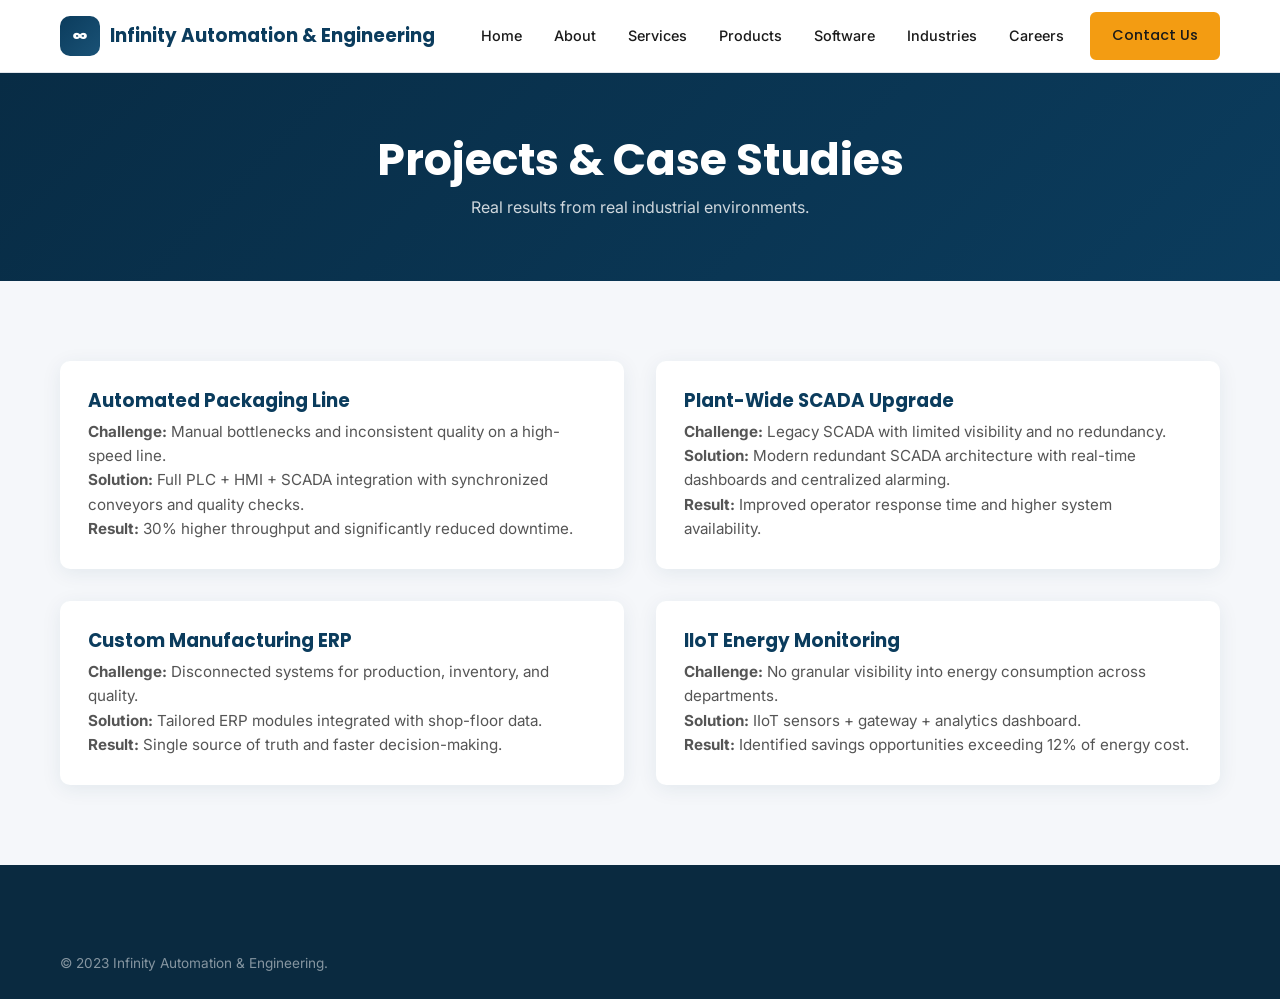
<file: projects.html>
<!DOCTYPE html>
<html lang="en">
<head>
  <meta charset="UTF-8"><meta name="viewport" content="width=device-width, initial-scale=1.0">
  <title>Projects | Infinity Automation & Engineering</title>
  <meta name="description" content="Case studies and project highlights from Infinity Automation & Engineering.">
  <link rel="preconnect" href="https://fonts.googleapis.com"><link rel="preconnect" href="https://fonts.gstatic.com" crossorigin>
  <link href="https://fonts.googleapis.com/css2?family=Inter:wght@400;500;600&family=Poppins:wght@600;700&display=swap" rel="stylesheet">
  <link rel="stylesheet" href="assets/css/main.css">
</head>
<body>
  <a class="skip-link" href="#main-content">Skip to main content</a>
  <header class="site-header">
    <div class="container header-inner">
      <a href="index.html" class="logo"><span class="logo-mark">∞</span><span>Infinity Automation & Engineering</span></a>
      <nav class="nav-desktop" aria-label="Main navigation">
        <a href="index.html">Home</a><a href="about.html">About</a><a href="services.html">Services</a>
        <a href="products.html">Products</a><a href="software.html">Software</a>
        <a href="industries.html">Industries</a><a href="careers.html">Careers</a>
        <a href="contact.html" class="btn btn-primary">Contact Us</a>
      </nav>
      <button class="nav-toggle" aria-label="Open menu" aria-expanded="false"><span></span><span></span><span></span></button>
    </div>
    <nav class="nav-mobile"><a href="index.html">Home</a><a href="about.html">About</a><a href="services.html">Services</a><a href="products.html">Products</a><a href="software.html">Software</a><a href="industries.html">Industries</a><a href="careers.html">Careers</a><a href="contact.html" class="btn btn-primary">Contact Us</a></nav>
  </header>
  <main id="main-content">
    <section class="page-hero"><div class="container"><h1>Projects & Case Studies</h1><p>Real results from real industrial environments.</p></div></section>
    <section class="section"><div class="container">
      <div class="grid-2">
        <article class="card"><h3>Automated Packaging Line</h3><p><strong>Challenge:</strong> Manual bottlenecks and inconsistent quality on a high-speed line.<br><strong>Solution:</strong> Full PLC + HMI + SCADA integration with synchronized conveyors and quality checks.<br><strong>Result:</strong> 30% higher throughput and significantly reduced downtime.</p></article>
        <article class="card"><h3>Plant-Wide SCADA Upgrade</h3><p><strong>Challenge:</strong> Legacy SCADA with limited visibility and no redundancy.<br><strong>Solution:</strong> Modern redundant SCADA architecture with real-time dashboards and centralized alarming.<br><strong>Result:</strong> Improved operator response time and higher system availability.</p></article>
        <article class="card"><h3>Custom Manufacturing ERP</h3><p><strong>Challenge:</strong> Disconnected systems for production, inventory, and quality.<br><strong>Solution:</strong> Tailored ERP modules integrated with shop-floor data.<br><strong>Result:</strong> Single source of truth and faster decision-making.</p></article>
        <article class="card"><h3>IIoT Energy Monitoring</h3><p><strong>Challenge:</strong> No granular visibility into energy consumption across departments.<br><strong>Solution:</strong> IIoT sensors + gateway + analytics dashboard.<br><strong>Result:</strong> Identified savings opportunities exceeding 12% of energy cost.</p></article>
      </div>
    </div></section>
  </main>
  <footer class="site-footer"><div class="container"><div class="footer-bottom" style="border:none;padding:24px 0;"><span>&copy; 2023 Infinity Automation & Engineering.</span></div></div></footer>
  <script src="assets/js/main.js" defer></script>
</body>
</html>
</file>
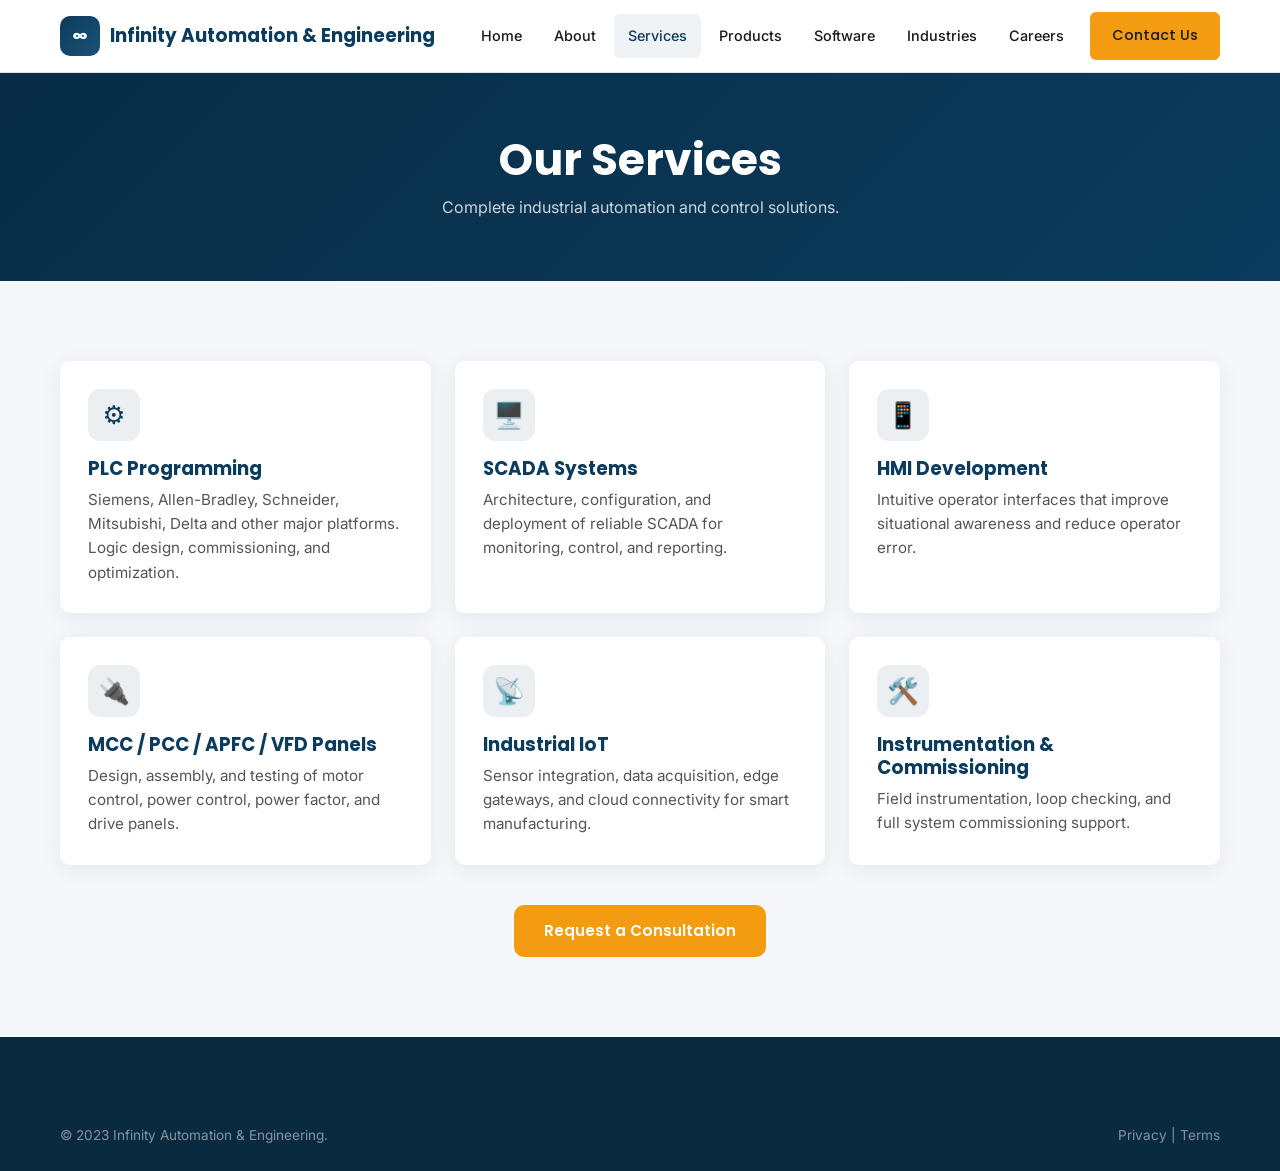
<file: services.html>
<!DOCTYPE html>
<html lang="en">
<head>
  <meta charset="UTF-8"><meta name="viewport" content="width=device-width, initial-scale=1.0">
  <title>Industrial Automation & Fabrication Services | Infinity Automation</title>
  <meta name="description" content="Industrial automation services, assembly line solutions, conveyor integration, SPM design and metal fabrication support. Engineering services from Infinity Automation & Engineering, Pune.">
  <link rel="preconnect" href="https://fonts.googleapis.com"><link rel="preconnect" href="https://fonts.gstatic.com" crossorigin>
  <link href="https://fonts.googleapis.com/css2?family=Inter:wght@400;500;600&family=Poppins:wght@600;700&display=swap" rel="stylesheet">
  <link rel="stylesheet" href="assets/css/main.css">
  <!-- Google tag (gtag.js) -->
  <script async src="https://www.googletagmanager.com/gtag/js?id=G-ZV0TH2QD66"></script>
  <script>
    window.dataLayer = window.dataLayer || [];
    function gtag(){dataLayer.push(arguments);}
    gtag('js', new Date());
    gtag('config', 'G-ZV0TH2QD66');
  </script>
  <script type="application/ld+json">
  {"@context":"https://schema.org","@type":["Organization","LocalBusiness"],"name":"Infinity Automation & Engineering","alternateName":"Infinity Automation","url":"https://www.infinityautomationeng.com/","logo":"https://www.infinityautomationeng.com/assets/images/logo.png","image":"https://www.infinityautomationeng.com/assets/images/logo.png","description":"Industrial automation, conveyor systems, vibratory bowl feeders, metal fabrication and custom software solutions based in Pune, India.","email":"info@infinityautomationandengg.com","telephone":["+91-74476-34840","+91-95618-72004","+91-73859-53781"],"address":{"@type":"PostalAddress","addressLocality":"Pune","addressRegion":"Maharashtra","addressCountry":"IN"},"geo":{"@type":"GeoCoordinates","addressCountry":"IN"},"areaServed":[{"@type":"Country","name":"India"},{"@type":"City","name":"Pune"}],"contactPoint":[{"@type":"ContactPoint","telephone":"+91-74476-34840","contactType":"sales","areaServed":"IN","availableLanguage":["English","Hindi","Marathi"]}],"sameAs":[]}
  </script>
  <script type="application/ld+json">
  {"@context":"https://schema.org","@graph":[{"@type":"Service","name":"Industrial Conveyor Systems","description":"Manufacturing and supply of roller conveyors, belt conveyors, slat band chains and related material handling systems.","provider":{"@type":"Organization","name":"Infinity Automation & Engineering"},"areaServed":"IN"},{"@type":"Service","name":"Vibratory Bowl Feeders","description":"Custom vibratory bowl feeders from 6 inch to 36 inch diameter for oriented parts feeding in assembly automation.","provider":{"@type":"Organization","name":"Infinity Automation & Engineering"},"areaServed":"IN"},{"@type":"Service","name":"Metal Fabrication","description":"Cutting, forming, bending, welding and assembly of metal fabrications for industrial applications.","provider":{"@type":"Organization","name":"Infinity Automation & Engineering"},"areaServed":"IN"},{"@type":"Service","name":"Special Purpose Machines","description":"Design and integration of SPM and assembly automation solutions.","provider":{"@type":"Organization","name":"Infinity Automation & Engineering"},"areaServed":"IN"},{"@type":"Service","name":"Custom Software Development","description":"ERP, CRM, school management, inventory, HRMS, recruitment and AI chatbot software.","provider":{"@type":"Organization","name":"Infinity Automation & Engineering"},"areaServed":"IN"}]}
  </script>
  <script type="application/ld+json">
  {"@context":"https://schema.org","@type":"BreadcrumbList","itemListElement":[{"@type":"ListItem","position":1,"name":"Home","item":"https://www.infinityautomationeng.com/"},{"@type":"ListItem","position":2,"name":"Services","item":"https://www.infinityautomationeng.com/services.html"}]}
  </script>
</head>
<body>
  <a class="skip-link" href="#main-content">Skip to main content</a>
  <header class="site-header">
    <div class="container header-inner">
      <a href="index.html" class="logo"><span class="logo-mark">∞</span><span>Infinity Automation &amp; Engineering</span></a>
      <nav class="nav-desktop" aria-label="Main navigation">
        <a href="index.html">Home</a><a href="about.html">About</a><a href="services.html">Services</a>
        <a href="products.html">Products</a><a href="software.html">Software</a>
        <a href="industries.html">Industries</a><a href="careers.html">Careers</a>
        <a href="contact.html" class="btn btn-primary">Contact Us</a>
      </nav>
      <button class="nav-toggle" aria-label="Open menu" aria-expanded="false"><span></span><span></span><span></span></button>
    </div>
    <nav class="nav-mobile"><a href="index.html">Home</a><a href="about.html">About</a><a href="services.html">Services</a><a href="products.html">Products</a><a href="software.html">Software</a><a href="industries.html">Industries</a><a href="careers.html">Careers</a><a href="contact.html" class="btn btn-primary">Contact Us</a></nav>
  </header>
  <main id="main-content">
    <section class="page-hero"><div class="container"><h1>Our Services</h1><p>Complete industrial automation and control solutions.</p></div></section>
    <section class="section">
      <div class="container">
        <div class="grid-3">
          <article class="card"><div class="card-icon"><span class="icon-emoji">⚙️</span></div><h3>PLC Programming</h3><p>Siemens, Allen-Bradley, Schneider, Mitsubishi, Delta and other major platforms. Logic design, commissioning, and optimization.</p></article>
          <article class="card"><div class="card-icon"><span class="icon-emoji">🖥️</span></div><h3>SCADA Systems</h3><p>Architecture, configuration, and deployment of reliable SCADA for monitoring, control, and reporting.</p></article>
          <article class="card"><div class="card-icon"><span class="icon-emoji">📱</span></div><h3>HMI Development</h3><p>Intuitive operator interfaces that improve situational awareness and reduce operator error.</p></article>
          <article class="card"><div class="card-icon"><span class="icon-emoji">🔌</span></div><h3>MCC / PCC / APFC / VFD Panels</h3><p>Design, assembly, and testing of motor control, power control, power factor, and drive panels.</p></article>
          <article class="card"><div class="card-icon"><span class="icon-emoji">📡</span></div><h3>Industrial IoT</h3><p>Sensor integration, data acquisition, edge gateways, and cloud connectivity for smart manufacturing.</p></article>
          <article class="card"><div class="card-icon"><span class="icon-emoji">🛠️</span></div><h3>Instrumentation & Commissioning</h3><p>Field instrumentation, loop checking, and full system commissioning support.</p></article>
        </div>
        <div class="text-center" style="margin-top:40px;"><a href="contact.html" class="btn btn-primary">Request a Consultation</a></div>
      </div>
    </section>
  </main>
  <footer class="site-footer"><div class="container"><div class="footer-bottom" style="border:none;padding:24px 0;"><span>&copy; 2023 Infinity Automation & Engineering.</span><span><a href="privacy-policy.html">Privacy</a> | <a href="terms.html">Terms</a></span></div></div></footer>
  <script src="assets/js/main.js" defer></script>
</body>
</html>
</file>
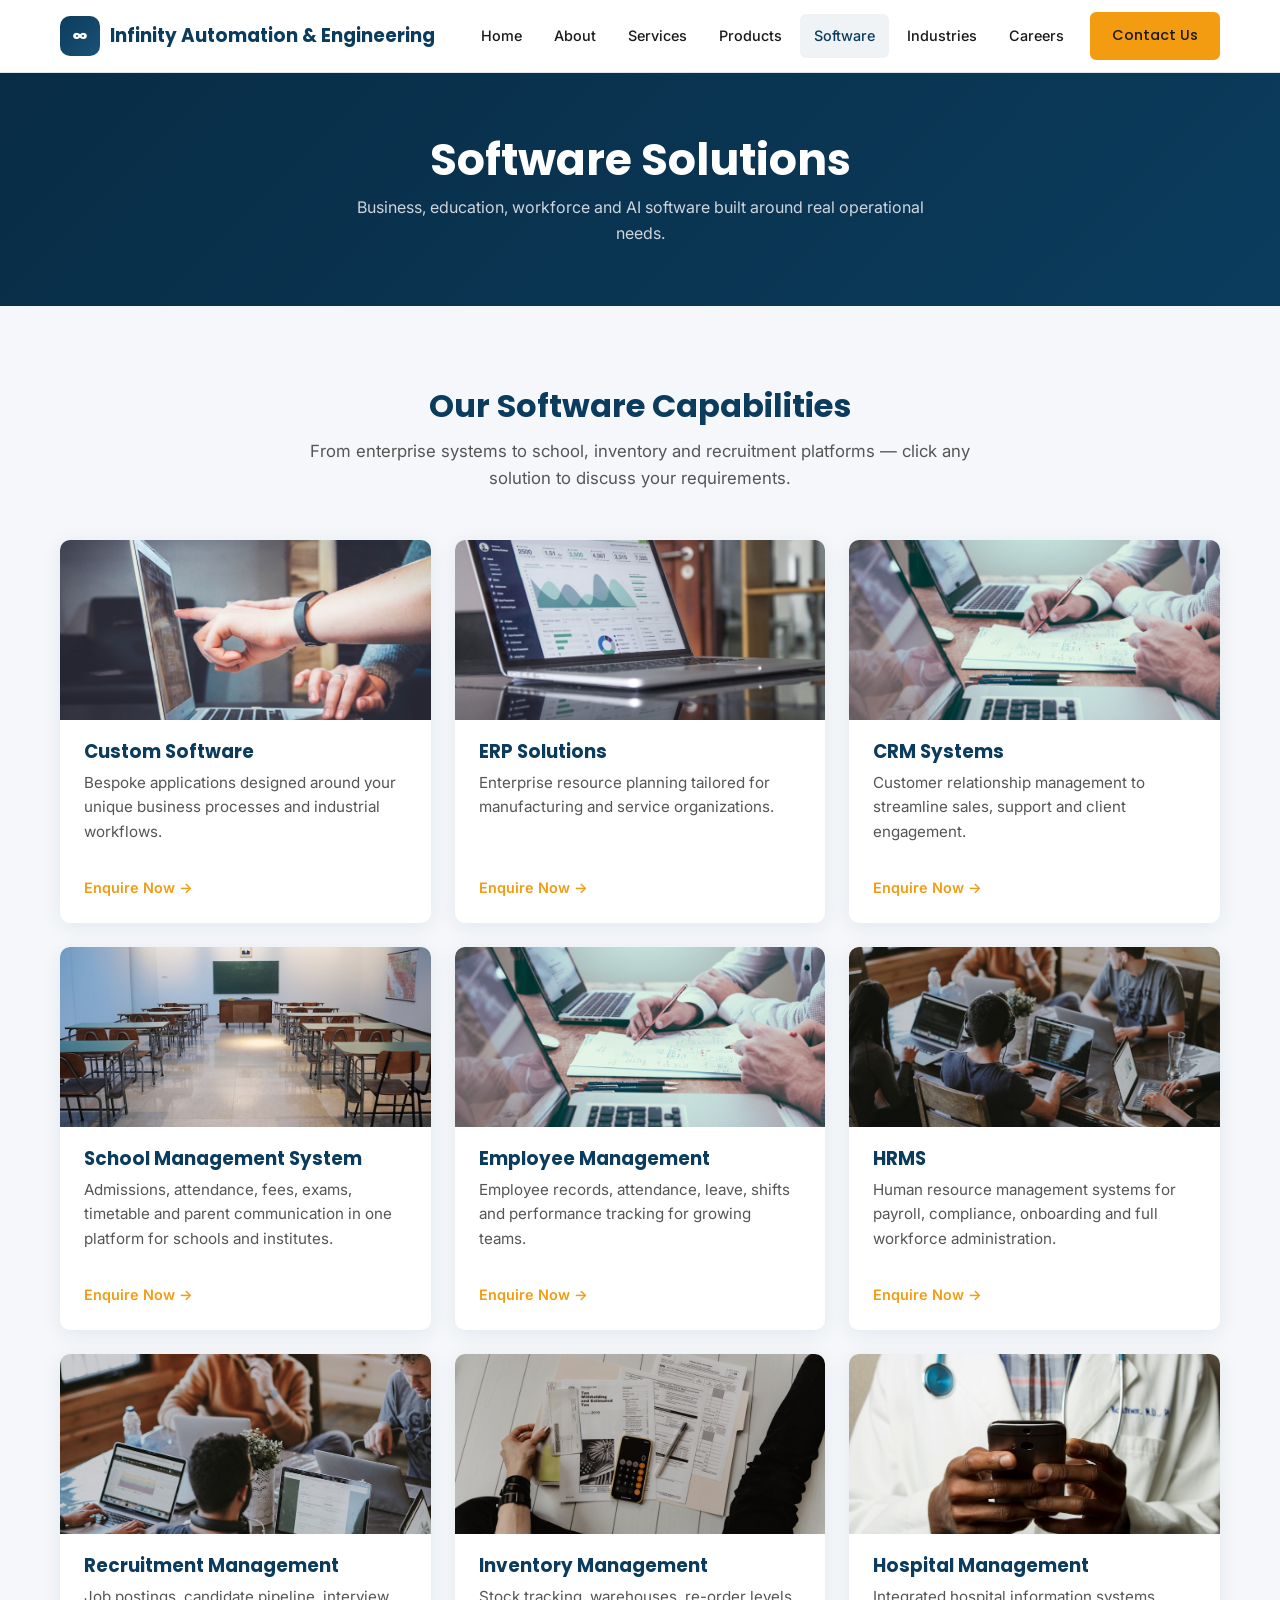
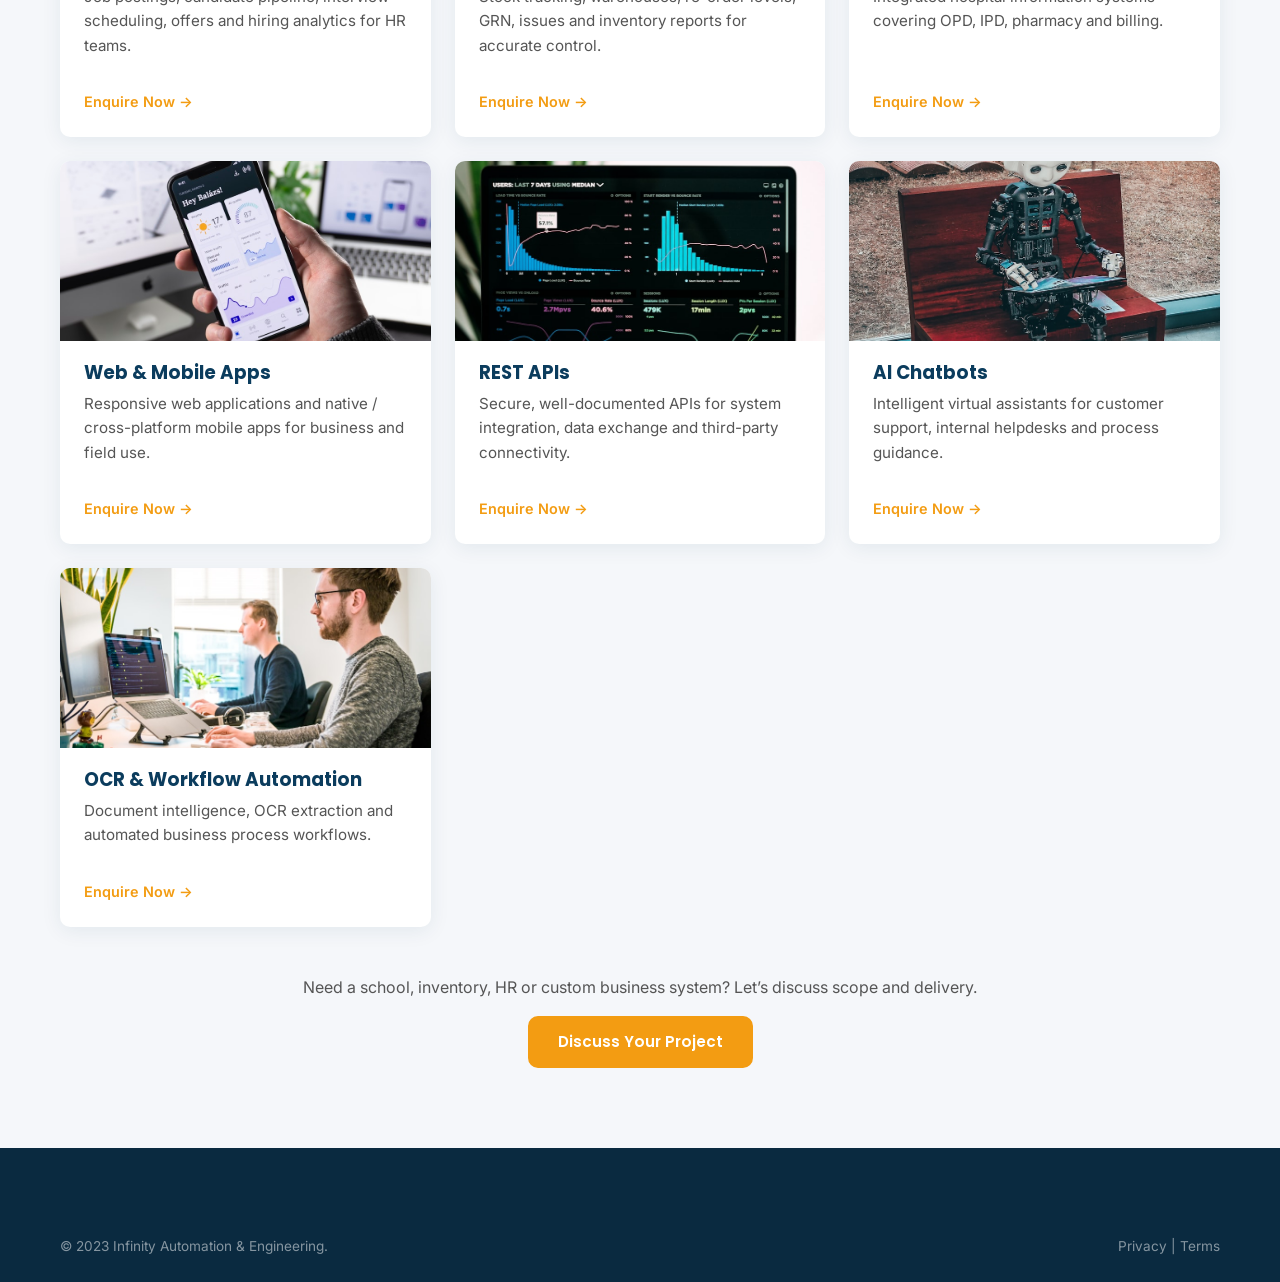
<file: software.html>
<!DOCTYPE html>
<html lang="en">
<head>
  <meta charset="UTF-8">
  <meta name="viewport" content="width=device-width, initial-scale=1.0">
  <title>School, Inventory, HR & Custom Software Solutions</title>
  <meta name="description" content="Custom software, ERP, CRM, school management, inventory management, HRMS, recruitment, web & mobile apps and AI chatbots for business and education. Enquire with Infinity Automation.">
  <link rel="preconnect" href="https://fonts.googleapis.com">
  <link rel="preconnect" href="https://fonts.gstatic.com" crossorigin>
  <link href="https://fonts.googleapis.com/css2?family=Inter:wght@400;500;600&family=Poppins:wght@600;700&display=swap" rel="stylesheet">
  <link rel="stylesheet" href="assets/css/main.css">
  <style>
    .product-img {
      width: 100%;
      height: 180px;
      object-fit: cover;
      border-radius: 8px 8px 0 0;
      background: #e8eef3;
    }
    .card.has-img {
      padding: 0;
      overflow: hidden;
    }
    .card.has-img .card-body {
      padding: 20px 24px 24px;
      display: flex;
      flex-direction: column;
      flex-grow: 1;
    }
    .card.has-img h3 { margin-bottom: 8px; }
    .card.has-img p { flex-grow: 1; }
    a.card.has-img {
      text-decoration: none;
      color: inherit;
      display: flex;
      flex-direction: column;
    }
  </style>
  <!-- Google tag (gtag.js) -->
  <script async src="https://www.googletagmanager.com/gtag/js?id=G-ZV0TH2QD66"></script>
  <script>
    window.dataLayer = window.dataLayer || [];
    function gtag(){dataLayer.push(arguments);}
    gtag('js', new Date());
    gtag('config', 'G-ZV0TH2QD66');
  </script>
  <script type="application/ld+json">
  {"@context":"https://schema.org","@type":["Organization","LocalBusiness"],"name":"Infinity Automation & Engineering","alternateName":"Infinity Automation","url":"https://www.infinityautomationeng.com/","logo":"https://www.infinityautomationeng.com/assets/images/logo.png","image":"https://www.infinityautomationeng.com/assets/images/logo.png","description":"Industrial automation, conveyor systems, vibratory bowl feeders, metal fabrication and custom software solutions based in Pune, India.","email":"info@infinityautomationandengg.com","telephone":["+91-74476-34840","+91-95618-72004","+91-73859-53781"],"address":{"@type":"PostalAddress","addressLocality":"Pune","addressRegion":"Maharashtra","addressCountry":"IN"},"geo":{"@type":"GeoCoordinates","addressCountry":"IN"},"areaServed":[{"@type":"Country","name":"India"},{"@type":"City","name":"Pune"}],"contactPoint":[{"@type":"ContactPoint","telephone":"+91-74476-34840","contactType":"sales","areaServed":"IN","availableLanguage":["English","Hindi","Marathi"]}],"sameAs":[]}
  </script>
  <script type="application/ld+json">
  {"@context":"https://schema.org","@type":"CollectionPage","name":"Software Solutions","url":"https://www.infinityautomationeng.com/software.html","description":"School management, inventory, HRMS, recruitment, custom software and AI chatbots.","isPartOf":{"@type":"WebSite","name":"Infinity Automation & Engineering","url":"https://www.infinityautomationeng.com/"}}
  </script>
  <script type="application/ld+json">
  {"@context":"https://schema.org","@type":"BreadcrumbList","itemListElement":[{"@type":"ListItem","position":1,"name":"Home","item":"https://www.infinityautomationeng.com/"},{"@type":"ListItem","position":2,"name":"Software","item":"https://www.infinityautomationeng.com/software.html"}]}
  </script>
</head>
<body>
  <a class="skip-link" href="#main-content">Skip to main content</a>

  <header class="site-header">
    <div class="container header-inner">
      <a href="index.html" class="logo" aria-label="Infinity Automation & Engineering Home">
        <span class="logo-mark" aria-hidden="true">∞</span>
        <span>Infinity Automation &amp; Engineering</span>
      </a>
      <nav class="nav-desktop" aria-label="Main navigation">
        <a href="index.html">Home</a>
        <a href="about.html">About</a>
        <a href="services.html">Services</a>
        <a href="products.html">Products</a>
        <a href="software.html" class="active">Software</a>
        <a href="industries.html">Industries</a>
        <a href="careers.html">Careers</a>
        <a href="contact.html" class="btn btn-primary">Contact Us</a>
      </nav>
      <button class="nav-toggle" aria-label="Open menu" aria-expanded="false" aria-controls="mobile-nav">
        <span></span><span></span><span></span>
      </button>
    </div>
    <nav id="mobile-nav" class="nav-mobile" aria-label="Mobile navigation">
      <a href="index.html">Home</a>
      <a href="about.html">About</a>
      <a href="services.html">Services</a>
      <a href="products.html">Products</a>
      <a href="software.html">Software</a>
      <a href="industries.html">Industries</a>
      <a href="careers.html">Careers</a>
      <a href="contact.html" class="btn btn-primary">Contact Us</a>
    </nav>
  </header>

  <main id="main-content">
    <section class="page-hero">
      <div class="container">
        <h1>Software Solutions</h1>
        <p>Business, education, workforce and AI software built around real operational needs.</p>
      </div>
    </section>

    <section class="section">
      <div class="container">
        <div class="section-header">
          <h2>Our Software Capabilities</h2>
          <p>From enterprise systems to school, inventory and recruitment platforms — click any solution to discuss your requirements.</p>
        </div>

        <div class="grid-3">

          <a href="contact.html" class="card has-img" aria-label="Enquire about Custom Software">
            <img class="product-img" src="assets/images/laptop-code.jpg" width="400" height="180" alt="Custom software development on a laptop" loading="lazy">
            <div class="card-body">
              <h3>Custom Software</h3>
              <p>Bespoke applications designed around your unique business processes and industrial workflows.</p>
              <span class="card-link">Enquire Now →</span>
            </div>
          </a>

          <a href="contact.html" class="card has-img" aria-label="Enquire about ERP Solutions">
            <img class="product-img" src="assets/images/dashboard-analytics.jpg" width="400" height="180" alt="ERP business analytics dashboard" loading="lazy">
            <div class="card-body">
              <h3>ERP Solutions</h3>
              <p>Enterprise resource planning tailored for manufacturing and service organizations.</p>
              <span class="card-link">Enquire Now →</span>
            </div>
          </a>

          <a href="contact.html" class="card has-img" aria-label="Enquire about CRM Systems">
            <img class="product-img" src="assets/images/office-work.jpg" width="400" height="180" alt="CRM customer relationship management work" loading="lazy">
            <div class="card-body">
              <h3>CRM Systems</h3>
              <p>Customer relationship management to streamline sales, support and client engagement.</p>
              <span class="card-link">Enquire Now →</span>
            </div>
          </a>

          <a href="contact.html" class="card has-img" aria-label="Enquire about School Management System">
            <img class="product-img" src="assets/images/school-education.jpg" width="400" height="180" alt="School management and education administration" loading="lazy">
            <div class="card-body">
              <h3>School Management System</h3>
              <p>Admissions, attendance, fees, exams, timetable and parent communication in one platform for schools and institutes.</p>
              <span class="card-link">Enquire Now →</span>
            </div>
          </a>

          <a href="contact.html" class="card has-img" aria-label="Enquire about Employee Management">
            <img class="product-img" src="assets/images/employee-management.jpg" width="400" height="180" alt="Employee management and workplace administration" loading="lazy">
            <div class="card-body">
              <h3>Employee Management</h3>
              <p>Employee records, attendance, leave, shifts and performance tracking for growing teams.</p>
              <span class="card-link">Enquire Now →</span>
            </div>
          </a>

          <a href="contact.html" class="card has-img" aria-label="Enquire about HRMS">
            <img class="product-img" src="assets/images/team-collab.jpg" width="400" height="180" alt="HRMS team and workforce collaboration" loading="lazy">
            <div class="card-body">
              <h3>HRMS</h3>
              <p>Human resource management systems for payroll, compliance, onboarding and full workforce administration.</p>
              <span class="card-link">Enquire Now →</span>
            </div>
          </a>

          <a href="contact.html" class="card has-img" aria-label="Enquire about Recruitment Management">
            <img class="product-img" src="assets/images/recruitment-interview.jpg" width="400" height="180" alt="Recruitment interview and hiring management" loading="lazy">
            <div class="card-body">
              <h3>Recruitment Management</h3>
              <p>Job postings, candidate pipeline, interview scheduling, offers and hiring analytics for HR teams.</p>
              <span class="card-link">Enquire Now →</span>
            </div>
          </a>

          <a href="contact.html" class="card has-img" aria-label="Enquire about Inventory Management">
            <img class="product-img" src="assets/images/inventory-warehouse.jpg" width="400" height="180" alt="Inventory and warehouse stock management" loading="lazy">
            <div class="card-body">
              <h3>Inventory Management</h3>
              <p>Stock tracking, warehouses, re-order levels, GRN, issues and inventory reports for accurate control.</p>
              <span class="card-link">Enquire Now →</span>
            </div>
          </a>

          <a href="contact.html" class="card has-img" aria-label="Enquire about Hospital Management">
            <img class="product-img" src="assets/images/hospital-tech.jpg" width="400" height="180" alt="Hospital management information system" loading="lazy">
            <div class="card-body">
              <h3>Hospital Management</h3>
              <p>Integrated hospital information systems covering OPD, IPD, pharmacy and billing.</p>
              <span class="card-link">Enquire Now →</span>
            </div>
          </a>

          <a href="contact.html" class="card has-img" aria-label="Enquire about Web and Mobile Apps">
            <img class="product-img" src="assets/images/mobile-ui.jpg" width="400" height="180" alt="Web and mobile application interface on smartphone" loading="lazy">
            <div class="card-body">
              <h3>Web &amp; Mobile Apps</h3>
              <p>Responsive web applications and native / cross-platform mobile apps for business and field use.</p>
              <span class="card-link">Enquire Now →</span>
            </div>
          </a>

          <a href="contact.html" class="card has-img" aria-label="Enquire about REST APIs">
            <img class="product-img" src="assets/images/data-dashboard.jpg" width="400" height="180" alt="API integration and data systems dashboard" loading="lazy">
            <div class="card-body">
              <h3>REST APIs</h3>
              <p>Secure, well-documented APIs for system integration, data exchange and third-party connectivity.</p>
              <span class="card-link">Enquire Now →</span>
            </div>
          </a>

          <a href="contact.html" class="card has-img" aria-label="Enquire about AI Chatbots">
            <img class="product-img" src="assets/images/ai-assistant.jpg" width="400" height="180" alt="AI chatbot virtual assistant interface" loading="lazy">
            <div class="card-body">
              <h3>AI Chatbots</h3>
              <p>Intelligent virtual assistants for customer support, internal helpdesks and process guidance.</p>
              <span class="card-link">Enquire Now →</span>
            </div>
          </a>

          <a href="contact.html" class="card has-img" aria-label="Enquire about OCR and Workflow Automation">
            <img class="product-img" src="assets/images/developers-team.jpg" width="400" height="180" alt="Workflow automation and document processing team" loading="lazy">
            <div class="card-body">
              <h3>OCR &amp; Workflow Automation</h3>
              <p>Document intelligence, OCR extraction and automated business process workflows.</p>
              <span class="card-link">Enquire Now →</span>
            </div>
          </a>

        </div>

        <div class="text-center" style="margin-top:48px;">
          <p style="margin-bottom:16px;color:var(--color-text-muted);">Need a school, inventory, HR or custom business system? Let’s discuss scope and delivery.</p>
          <a href="contact.html" class="btn btn-primary">Discuss Your Project</a>
        </div>
      </div>
    </section>
  </main>

  <footer class="site-footer">
    <div class="container">
      <div class="footer-bottom" style="border:none;padding:24px 0;">
        <span>&copy; 2023 Infinity Automation &amp; Engineering.</span>
        <span><a href="privacy-policy.html">Privacy</a> | <a href="terms.html">Terms</a></span>
      </div>
    </div>
  </footer>
  <script src="assets/js/main.js" defer></script>
</body>
</html>
</file>
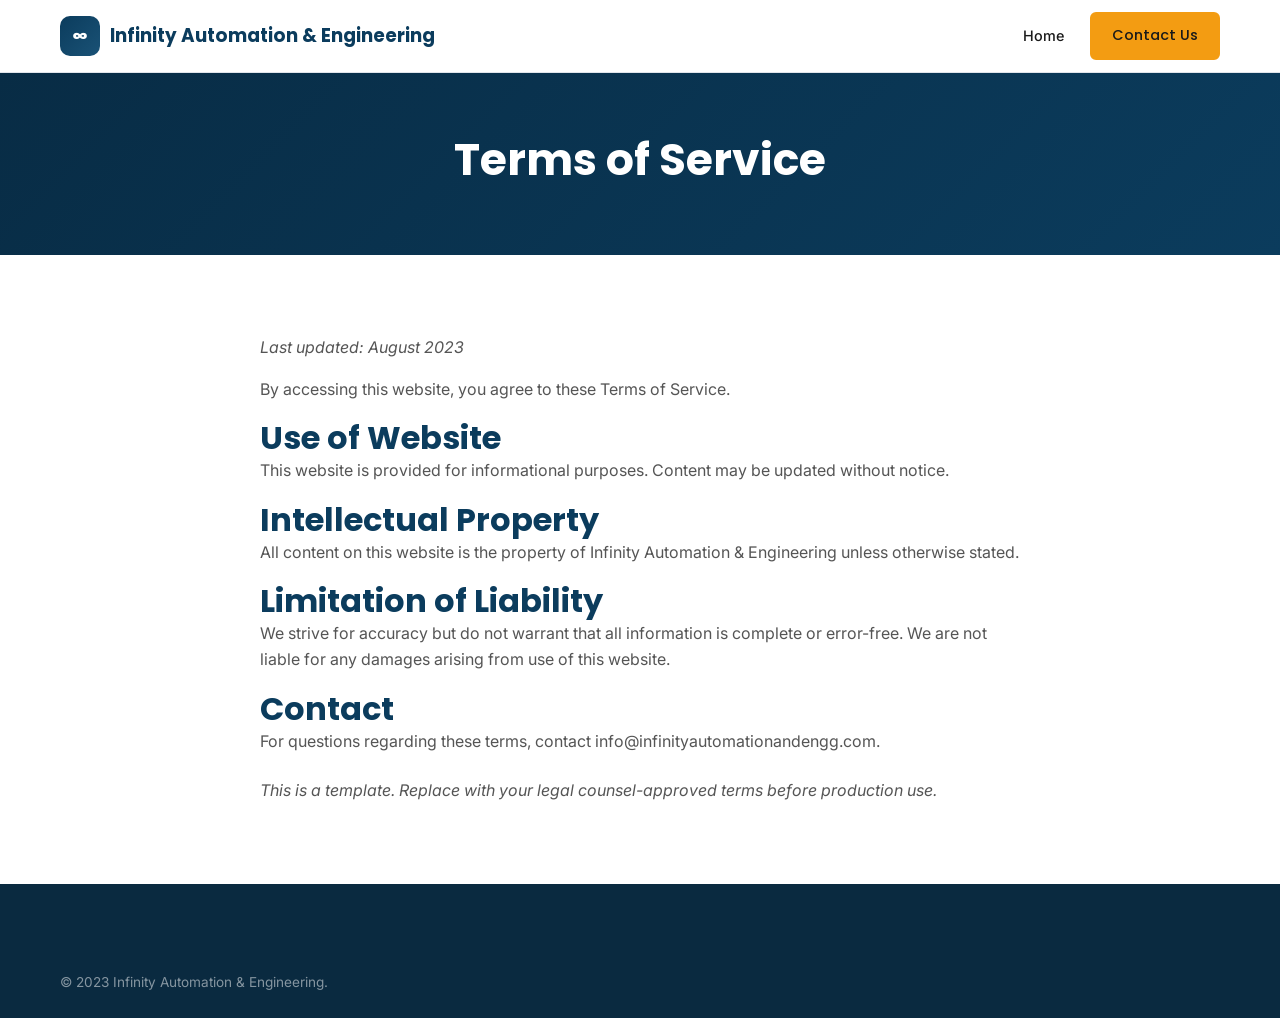
<file: terms.html>
<!DOCTYPE html>
<html lang="en">
<head>
  <meta charset="UTF-8"><meta name="viewport" content="width=device-width, initial-scale=1.0">
  <title>Terms of Use | Infinity Automation & Engineering</title>
  <meta name="description" content="Terms of use for the Infinity Automation & Engineering website. Please read these terms before using our site or submitting an enquiry.">
  <link rel="preconnect" href="https://fonts.googleapis.com"><link rel="preconnect" href="https://fonts.gstatic.com" crossorigin>
  <link href="https://fonts.googleapis.com/css2?family=Inter:wght@400;500;600&family=Poppins:wght@600;700&display=swap" rel="stylesheet">
  <link rel="stylesheet" href="assets/css/main.css">
  <!-- Google tag (gtag.js) -->
  <script async src="https://www.googletagmanager.com/gtag/js?id=G-ZV0TH2QD66"></script>
  <script>
    window.dataLayer = window.dataLayer || [];
    function gtag(){dataLayer.push(arguments);}
    gtag('js', new Date());
    gtag('config', 'G-ZV0TH2QD66');
  </script>
  <script type="application/ld+json">
  {"@context":"https://schema.org","@type":["Organization","LocalBusiness"],"name":"Infinity Automation & Engineering","alternateName":"Infinity Automation","url":"https://www.infinityautomationeng.com/","logo":"https://www.infinityautomationeng.com/assets/images/logo.png","image":"https://www.infinityautomationeng.com/assets/images/logo.png","description":"Industrial automation, conveyor systems, vibratory bowl feeders, metal fabrication and custom software solutions based in Pune, India.","email":"info@infinityautomationandengg.com","telephone":["+91-74476-34840","+91-95618-72004","+91-73859-53781"],"address":{"@type":"PostalAddress","addressLocality":"Pune","addressRegion":"Maharashtra","addressCountry":"IN"},"geo":{"@type":"GeoCoordinates","addressCountry":"IN"},"areaServed":[{"@type":"Country","name":"India"},{"@type":"City","name":"Pune"}],"contactPoint":[{"@type":"ContactPoint","telephone":"+91-74476-34840","contactType":"sales","areaServed":"IN","availableLanguage":["English","Hindi","Marathi"]}],"sameAs":[]}
  </script>
</head>
<body>
  <a class="skip-link" href="#main-content">Skip to main content</a>
  <header class="site-header">
    <div class="container header-inner">
      <a href="index.html" class="logo"><span class="logo-mark">∞</span><span>Infinity Automation &amp; Engineering</span></a>
      <nav class="nav-desktop"><a href="index.html">Home</a><a href="contact.html" class="btn btn-primary">Contact Us</a></nav>
    
      <button class="nav-toggle" aria-label="Open menu" aria-expanded="false" aria-controls="mobile-nav">
        <span></span><span></span><span></span>
      </button>
    </div>
    <nav id="mobile-nav" class="nav-mobile" aria-label="Mobile navigation">
      <a href="index.html">Home</a>
      <a href="about.html">About</a>
      <a href="services.html">Services</a>
      <a href="products.html">Products</a>
      <a href="software.html">Software</a>
      <a href="industries.html">Industries</a>
      <a href="careers.html">Careers</a>
      <a href="contact.html" class="btn btn-primary">Contact Us</a>
    </nav>

  </header>
  <main id="main-content">
    <section class="page-hero"><div class="container"><h1>Terms of Service</h1></div></section>
    <section class="section bg-white"><div class="container" style="max-width:800px;">
      <p><em>Last updated: August 2023</em></p>
      <p>By accessing this website, you agree to these Terms of Service.</p>
      <h2>Use of Website</h2>
      <p>This website is provided for informational purposes. Content may be updated without notice.</p>
      <h2>Intellectual Property</h2>
      <p>All content on this website is the property of Infinity Automation & Engineering unless otherwise stated.</p>
      <h2>Limitation of Liability</h2>
      <p>We strive for accuracy but do not warrant that all information is complete or error-free. We are not liable for any damages arising from use of this website.</p>
      <h2>Contact</h2>
      <p>For questions regarding these terms, contact info@infinityautomationandengg.com.</p>
      <p style="margin-top:24px;"><em>This is a template. Replace with your legal counsel-approved terms before production use.</em></p>
    </div></section>
  </main>
  <footer class="site-footer"><div class="container"><div class="footer-bottom" style="border:none;padding:24px 0;"><span>&copy; 2023 Infinity Automation & Engineering.</span></div></div></footer>
  <script src="assets/js/main.js" defer></script>
</body>
</html>
</file>
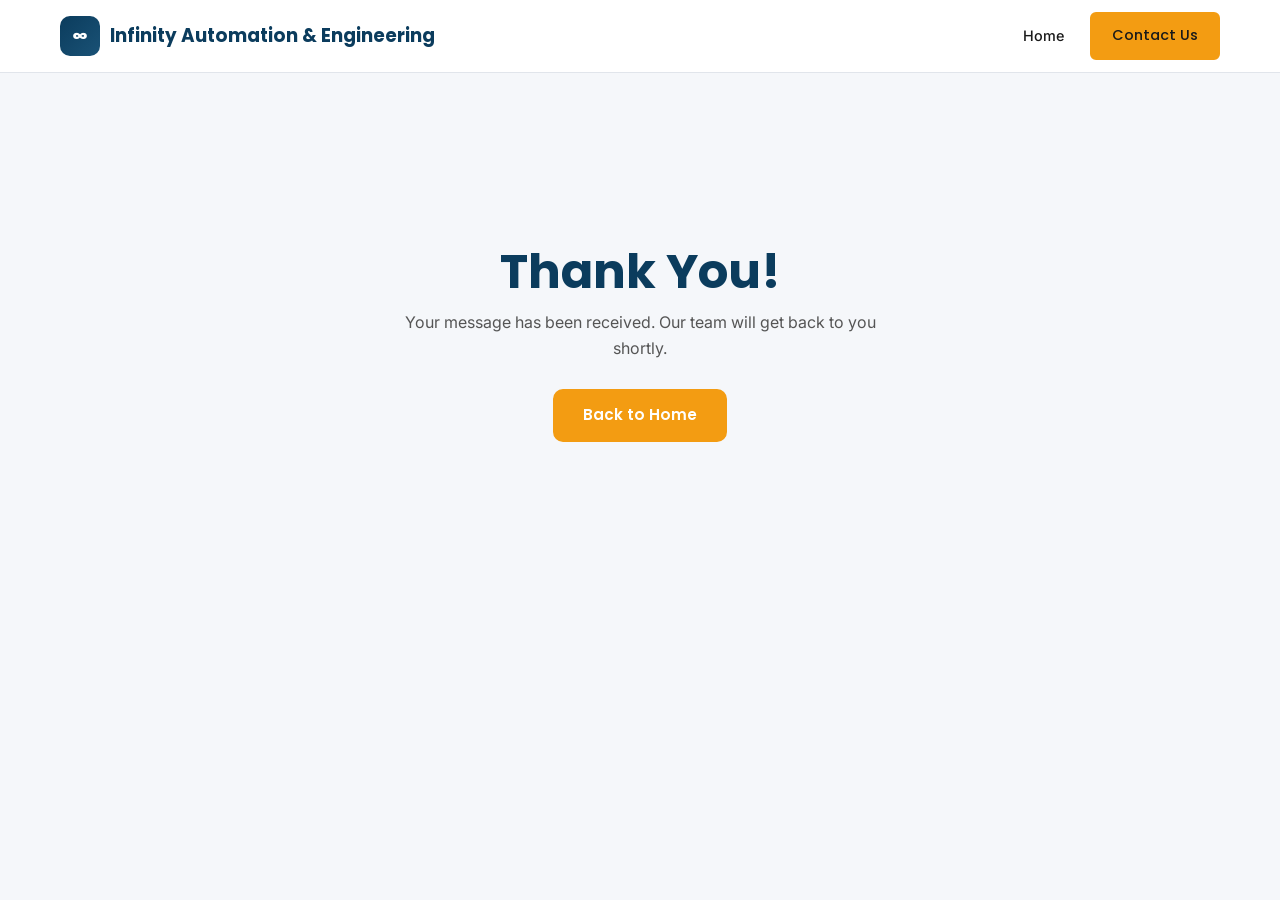
<file: thank-you.html>
<!DOCTYPE html>
<html lang="en">
<head>
  <meta charset="UTF-8"><meta name="viewport" content="width=device-width, initial-scale=1.0">
  <title>Thank You | Infinity Automation & Engineering</title>
  <meta name="description" content="Thank you for contacting Infinity Automation & Engineering. We have received your enquiry and will respond shortly.">
  <meta name="robots" content="noindex">
  <link rel="preconnect" href="https://fonts.googleapis.com"><link rel="preconnect" href="https://fonts.gstatic.com" crossorigin>
  <link href="https://fonts.googleapis.com/css2?family=Inter:wght@400;500;600&family=Poppins:wght@600;700&display=swap" rel="stylesheet">
  <link rel="stylesheet" href="assets/css/main.css">
  <!-- Google tag (gtag.js) -->
  <script async src="https://www.googletagmanager.com/gtag/js?id=G-ZV0TH2QD66"></script>
  <script>
    window.dataLayer = window.dataLayer || [];
    function gtag(){dataLayer.push(arguments);}
    gtag('js', new Date());
    gtag('config', 'G-ZV0TH2QD66');
  </script>
  <script type="application/ld+json">
  {"@context":"https://schema.org","@type":["Organization","LocalBusiness"],"name":"Infinity Automation & Engineering","alternateName":"Infinity Automation","url":"https://www.infinityautomationeng.com/","logo":"https://www.infinityautomationeng.com/assets/images/logo.png","image":"https://www.infinityautomationeng.com/assets/images/logo.png","description":"Industrial automation, conveyor systems, vibratory bowl feeders, metal fabrication and custom software solutions based in Pune, India.","email":"info@infinityautomationandengg.com","telephone":["+91-74476-34840","+91-95618-72004","+91-73859-53781"],"address":{"@type":"PostalAddress","addressLocality":"Pune","addressRegion":"Maharashtra","addressCountry":"IN"},"geo":{"@type":"GeoCoordinates","addressCountry":"IN"},"areaServed":[{"@type":"Country","name":"India"},{"@type":"City","name":"Pune"}],"contactPoint":[{"@type":"ContactPoint","telephone":"+91-74476-34840","contactType":"sales","areaServed":"IN","availableLanguage":["English","Hindi","Marathi"]}],"sameAs":[]}
  </script>
</head>
<body>
  <header class="site-header">
    <div class="container header-inner">
      <a href="index.html" class="logo"><span class="logo-mark">∞</span><span>Infinity Automation &amp; Engineering</span></a>
      <nav class="nav-desktop"><a href="index.html">Home</a><a href="contact.html" class="btn btn-primary">Contact Us</a></nav>
    
      <button class="nav-toggle" aria-label="Open menu" aria-expanded="false" aria-controls="mobile-nav">
        <span></span><span></span><span></span>
      </button>
    </div>
    <nav id="mobile-nav" class="nav-mobile" aria-label="Mobile navigation">
      <a href="index.html">Home</a>
      <a href="about.html">About</a>
      <a href="services.html">Services</a>
      <a href="products.html">Products</a>
      <a href="software.html">Software</a>
      <a href="industries.html">Industries</a>
      <a href="careers.html">Careers</a>
      <a href="contact.html" class="btn btn-primary">Contact Us</a>
    </nav>

  </header>
  <main>
    <div class="centered-page">
      <div>
        <h1 style="font-size:3rem;">Thank You!</h1>
        <p>Your message has been received. Our team will get back to you shortly.</p>
        <a href="index.html" class="btn btn-primary">Back to Home</a>
      </div>
    </div>
  </main>
  <script src="assets/js/main.js" defer></script>
</body>
</html>
</file>
<file: assets/css/main.css>
/* ============================================================
   Infinity Automation & Engineering — main.css
   Version 3.2 Spec Compliant | WCAG 2.2 AA | Mobile-first
   ============================================================ */

/* ---------- CSS Variables ---------- */
:root {
  --color-primary:       #0B3C5D;
  --color-primary-dark:  #082C45;
  --color-primary-light: #1A5276;
  --color-accent:        #F39C12;
  --color-accent-hover:  #E08E0B;
  --color-bg:            #F5F7FA;
  --color-surface:       #FFFFFF;
  --color-text:          #1A1A1A;
  --color-text-muted:    #555555;
  --color-footer:        #0A2A40;
  --color-success:       #27AE60;
  --color-error:         #E74C3C;
  --color-border:        #E1E5EB;
  --radius:              10px;
  --shadow:              0 4px 20px rgba(11, 60, 93, 0.08);
  --shadow-lg:           0 10px 40px rgba(11, 60, 93, 0.12);
  --header-height:       72px;
  --container:           1200px;
  --font-heading:        'Poppins', system-ui, sans-serif;
  --font-body:           'Inter', system-ui, sans-serif;
  --transition:          0.25s ease;
}

/* ---------- Reset & Base ---------- */
*, *::before, *::after { box-sizing: border-box; margin: 0; padding: 0; }

html {
  scroll-behavior: smooth;
  font-size: 16px;
  -webkit-text-size-adjust: 100%;
}

@media (prefers-reduced-motion: reduce) {
  html { scroll-behavior: auto; }
  *, *::before, *::after {
    animation-duration: 0.01ms !important;
    animation-iteration-count: 1 !important;
    transition-duration: 0.01ms !important;
  }
}

body {
  font-family: var(--font-body);
  font-weight: 400;
  line-height: 1.6;
  color: var(--color-text);
  background: var(--color-bg);
  min-height: 100vh;
  overflow-x: hidden;
}

img, video, svg { max-width: 100%; height: auto; display: block; }
a { color: var(--color-primary); text-decoration: none; transition: color var(--transition); }
a:hover { color: var(--color-accent); }
ul, ol { list-style: none; }
button, input, textarea, select { font: inherit; color: inherit; }

/* ---------- Typography ---------- */
h1, h2, h3, h4, h5, h6 {
  font-family: var(--font-heading);
  font-weight: 700;
  line-height: 1.25;
  color: var(--color-primary);
}

h1 { font-size: clamp(1.9rem, 5vw, 2.75rem); }
h2 { font-size: clamp(1.5rem, 3.5vw, 2rem); }
h3 { font-size: clamp(1.15rem, 2.5vw, 1.35rem); }
p { margin-bottom: 1rem; color: var(--color-text-muted); }
p:last-child { margin-bottom: 0; }

/* ---------- Layout ---------- */
.container {
  width: 100%;
  max-width: var(--container);
  margin: 0 auto;
  padding: 0 20px;
}

.section {
  padding: 64px 0;
}
@media (min-width: 768px) {
  .section { padding: 80px 0; }
}

.section-header {
  text-align: center;
  max-width: 700px;
  margin: 0 auto 48px;
}
.section-header h2 { margin-bottom: 12px; }
.section-header p { font-size: 1.05rem; }

.grid-2 { display: grid; gap: 32px; }
.grid-3 { display: grid; gap: 24px; }
.grid-4 { display: grid; gap: 24px; }

@media (min-width: 640px) {
  .grid-2 { grid-template-columns: repeat(2, 1fr); }
  .grid-3 { grid-template-columns: repeat(2, 1fr); }
  .grid-4 { grid-template-columns: repeat(2, 1fr); }
}
@media (min-width: 960px) {
  .grid-3 { grid-template-columns: repeat(3, 1fr); }
  .grid-4 { grid-template-columns: repeat(4, 1fr); }
}

/* ---------- Skip Link (WCAG) ---------- */
.skip-link {
  position: absolute;
  top: -100%;
  left: 16px;
  background: var(--color-primary);
  color: #fff;
  padding: 12px 20px;
  z-index: 10000;
  border-radius: 0 0 var(--radius) var(--radius);
  font-weight: 600;
}
.skip-link:focus {
  top: 0;
  outline: 3px solid var(--color-accent);
  outline-offset: 2px;
}

/* ---------- Buttons ---------- */
.btn {
  display: inline-flex;
  align-items: center;
  justify-content: center;
  gap: 8px;
  min-height: 48px;
  min-width: 48px;
  padding: 12px 28px;
  font-family: var(--font-heading);
  font-weight: 600;
  font-size: 0.95rem;
  border-radius: var(--radius);
  border: 2px solid transparent;
  cursor: pointer;
  transition: background var(--transition), color var(--transition), border-color var(--transition), transform 0.15s ease;
  text-align: center;
}
.btn:focus-visible {
  outline: 3px solid var(--color-accent);
  outline-offset: 3px;
}
.btn:active { transform: scale(0.98); }

.btn-primary {
  background: var(--color-accent);
  color: #fff;
  border-color: var(--color-accent);
}
.btn-primary:hover {
  background: var(--color-accent-hover);
  border-color: var(--color-accent-hover);
  color: #fff;
}

.btn-secondary {
  background: transparent;
  color: var(--color-primary);
  border-color: var(--color-primary);
}
.btn-secondary:hover {
  background: var(--color-primary);
  color: #fff;
}

.btn-white {
  background: #fff;
  color: var(--color-primary);
  border-color: #fff;
}
.btn-white:hover {
  background: transparent;
  color: #fff;
  border-color: #fff;
}

.btn-group {
  display: flex;
  flex-wrap: wrap;
  gap: 12px;
}

/* ---------- Cards ---------- */
.card {
  background: var(--color-surface);
  border-radius: var(--radius);
  box-shadow: var(--shadow);
  padding: 28px;
  transition: transform var(--transition), box-shadow var(--transition);
  height: 100%;
  display: flex;
  flex-direction: column;
}
.card:hover {
  transform: translateY(-4px);
  box-shadow: var(--shadow-lg);
}
.card-icon {
  width: 52px;
  height: 52px;
  background: rgba(11, 60, 93, 0.08);
  border-radius: 12px;
  display: flex;
  align-items: center;
  justify-content: center;
  margin-bottom: 16px;
  color: var(--color-primary);
  font-size: 1.5rem;
}
.card h3 { margin-bottom: 8px; font-size: 1.15rem; }
.card p { flex-grow: 1; font-size: 0.95rem; }
.card .card-link {
  margin-top: 16px;
  font-weight: 600;
  font-size: 0.9rem;
  color: var(--color-accent);
  display: inline-flex;
  align-items: center;
  gap: 4px;
}
.card .card-link:hover { gap: 8px; }

/* ---------- HEADER ---------- */
.site-header {
  position: sticky;
  top: 0;
  z-index: 1000;
  background: var(--color-surface);
  box-shadow: 0 1px 0 var(--color-border);
  height: var(--header-height);
  transition: box-shadow var(--transition), height var(--transition);
}
.site-header.scrolled {
  box-shadow: var(--shadow);
}

.header-inner {
  display: flex;
  align-items: center;
  justify-content: space-between;
  height: var(--header-height);
  gap: 12px;
  position: relative;
}
.header-inner .logo {
  min-width: 0;
  flex: 1 1 auto;
}
.header-inner .logo > span:not(.logo-mark) {
  overflow: hidden;
  text-overflow: ellipsis;
}

.logo {
  display: flex;
  align-items: center;
  gap: 10px;
  font-family: var(--font-heading);
  font-weight: 700;
  font-size: 1.15rem;
  color: var(--color-primary);
  white-space: nowrap;
}
.logo:hover { color: var(--color-primary); }
.logo-mark {
  width: 40px;
  height: 40px;
  background: linear-gradient(135deg, var(--color-primary), var(--color-primary-light));
  border-radius: 10px;
  display: flex;
  align-items: center;
  justify-content: center;
  color: #fff;
  font-weight: 800;
  font-size: 1.1rem;
  flex-shrink: 0;
}

/* Desktop Nav */
.nav-desktop {
  display: none;
  align-items: center;
  gap: 4px;
}
@media (min-width: 1024px) {
  .nav-desktop { display: flex; }
}
.nav-desktop a {
  padding: 8px 14px;
  font-weight: 500;
  font-size: 0.9rem;
  color: var(--color-text);
  border-radius: 6px;
  min-height: 44px;
  display: inline-flex;
  align-items: center;
}
.nav-desktop a:hover,
.nav-desktop a.active {
  color: var(--color-primary);
  background: rgba(11, 60, 93, 0.06);
}
.nav-desktop .btn { margin-left: 8px; padding: 10px 20px; min-height: 44px; }

/* Mobile Toggle */
.nav-toggle {
  display: inline-flex;
  flex-direction: column;
  justify-content: center;
  align-items: center;
  gap: 5px;
  width: 44px;
  height: 44px;
  min-width: 44px;
  min-height: 44px;
  flex-shrink: 0;
  background: rgba(11, 60, 93, 0.06);
  border: 1px solid var(--color-border);
  cursor: pointer;
  padding: 10px;
  border-radius: 8px;
  z-index: 1001;
  -webkit-tap-highlight-color: transparent;
}
.nav-toggle:hover {
  background: rgba(11, 60, 93, 0.1);
}
.nav-toggle:focus-visible {
  outline: 3px solid var(--color-accent);
  outline-offset: 2px;
}
.nav-toggle span {
  display: block;
  width: 22px;
  height: 2.5px;
  background: var(--color-primary);
  border-radius: 2px;
  transition: transform 0.25s ease, opacity 0.2s ease;
  transform-origin: center;
}
/* Animate to X when open */
.nav-toggle[aria-expanded="true"] span:nth-child(1) {
  transform: translateY(7.5px) rotate(45deg);
}
.nav-toggle[aria-expanded="true"] span:nth-child(2) {
  opacity: 0;
}
.nav-toggle[aria-expanded="true"] span:nth-child(3) {
  transform: translateY(-7.5px) rotate(-45deg);
}
@media (min-width: 1024px) {
  .nav-toggle { display: none !important; }
}

/* Mobile Nav Panel */
.nav-mobile {
  display: none;
  position: fixed;
  top: var(--header-height);
  left: 0;
  right: 0;
  bottom: 0;
  background: var(--color-surface);
  z-index: 1000;
  padding: 16px 20px 32px;
  overflow-y: auto;
  -webkit-overflow-scrolling: touch;
  box-shadow: 0 8px 24px rgba(11, 60, 93, 0.12);
}
.nav-mobile.open {
  display: block;
}
.nav-mobile a {
  display: flex;
  align-items: center;
  padding: 14px 16px;
  font-weight: 500;
  font-size: 1.05rem;
  color: var(--color-text);
  border-radius: var(--radius);
  min-height: 48px;
  border-bottom: 1px solid var(--color-border);
}
.nav-mobile a:last-child {
  border-bottom: none;
}
.nav-mobile a:hover,
.nav-mobile a.active {
  background: rgba(11, 60, 93, 0.06);
  color: var(--color-primary);
}
.nav-mobile .btn {
  width: 100%;
  margin-top: 16px;
  justify-content: center;
  border-bottom: none !important;
}
body.menu-open {
  overflow: hidden;
  touch-action: none;
}

/* ---------- HERO ---------- */
.hero {
  position: relative;
  background: linear-gradient(135deg, var(--color-primary-dark) 0%, var(--color-primary) 50%, var(--color-primary-light) 100%);
  color: #fff;
  padding: 80px 0 100px;
  overflow: hidden;
}
.hero::before {
  content: '';
  position: absolute;
  inset: 0;
  background:
    radial-gradient(circle at 20% 80%, rgba(243, 156, 18, 0.15) 0%, transparent 50%),
    radial-gradient(circle at 80% 20%, rgba(255,255,255,0.05) 0%, transparent 40%);
  pointer-events: none;
}
.hero .container { position: relative; z-index: 1; }
.hero-content { max-width: 680px; }
.hero h1 {
  color: #fff;
  margin-bottom: 16px;
}
.hero .lead {
  font-size: 1.15rem;
  color: rgba(255,255,255,0.88);
  margin-bottom: 32px;
  line-height: 1.7;
}
.hero-badge {
  display: inline-block;
  background: rgba(243, 156, 18, 0.2);
  color: var(--color-accent);
  font-weight: 600;
  font-size: 0.85rem;
  padding: 6px 14px;
  border-radius: 50px;
  margin-bottom: 20px;
  letter-spacing: 0.03em;
}

/* ---------- Stats ---------- */
.stats {
  background: var(--color-primary);
  color: #fff;
  padding: 48px 0;
}
.stats-grid {
  display: grid;
  grid-template-columns: repeat(2, 1fr);
  gap: 32px;
  text-align: center;
}
@media (min-width: 768px) {
  .stats-grid { grid-template-columns: repeat(4, 1fr); }
}
.stat-number {
  font-family: var(--font-heading);
  font-size: clamp(1.8rem, 4vw, 2.5rem);
  font-weight: 700;
  color: var(--color-accent);
  line-height: 1.1;
}
.stat-label {
  font-size: 0.9rem;
  color: rgba(255,255,255,0.8);
  margin-top: 4px;
}

/* ---------- Why Us ---------- */
.why-item {
  text-align: center;
  padding: 16px;
}
.why-item .card-icon {
  margin: 0 auto 16px;
}

/* ---------- Testimonials ---------- */
.testimonial {
  background: var(--color-surface);
  border-radius: var(--radius);
  box-shadow: var(--shadow);
  padding: 32px;
  position: relative;
}
.testimonial blockquote {
  font-size: 1.05rem;
  font-style: italic;
  color: var(--color-text);
  margin-bottom: 20px;
  line-height: 1.7;
}
.testimonial-author {
  display: flex;
  align-items: center;
  gap: 12px;
}
.author-avatar {
  width: 48px;
  height: 48px;
  border-radius: 50%;
  background: var(--color-primary);
  color: #fff;
  display: flex;
  align-items: center;
  justify-content: center;
  font-weight: 700;
  font-size: 1rem;
  flex-shrink: 0;
}
.author-info strong {
  display: block;
  color: var(--color-primary);
  font-size: 0.95rem;
}
.author-info span {
  font-size: 0.85rem;
  color: var(--color-text-muted);
}

/* ---------- CTA Band ---------- */
.cta-band {
  background: linear-gradient(135deg, var(--color-primary) 0%, var(--color-primary-light) 100%);
  color: #fff;
  text-align: center;
  padding: 64px 0;
}
.cta-band h2 { color: #fff; margin-bottom: 12px; }
.cta-band p { color: rgba(255,255,255,0.85); max-width: 560px; margin: 0 auto 28px; }

/* ---------- FOOTER ---------- */
.site-footer {
  background: var(--color-footer);
  color: rgba(255,255,255,0.75);
  padding: 64px 0 0;
  font-size: 0.9rem;
}
.footer-grid {
  display: grid;
  gap: 40px;
  padding-bottom: 48px;
}
@media (min-width: 640px) {
  .footer-grid { grid-template-columns: repeat(2, 1fr); }
}
@media (min-width: 960px) {
  .footer-grid { grid-template-columns: 1.4fr 1fr 1fr 1.2fr; }
}
.footer-brand .logo { color: #fff; margin-bottom: 16px; }
.footer-brand p { color: rgba(255,255,255,0.65); margin-bottom: 20px; }
.footer-col h4 {
  color: #fff;
  font-size: 0.95rem;
  margin-bottom: 16px;
  font-weight: 600;
}
.footer-col a {
  display: block;
  color: rgba(255,255,255,0.65);
  padding: 5px 0;
  min-height: 32px;
}
.footer-col a:hover { color: var(--color-accent); }
.footer-contact-item {
  display: flex;
  gap: 10px;
  margin-bottom: 12px;
  align-items: flex-start;
}
.footer-bottom {
  border-top: 1px solid rgba(255,255,255,0.1);
  padding: 20px 0;
  display: flex;
  flex-wrap: wrap;
  justify-content: space-between;
  gap: 12px;
  font-size: 0.85rem;
  color: rgba(255,255,255,0.5);
}
.footer-bottom a { color: rgba(255,255,255,0.5); }
.footer-bottom a:hover { color: var(--color-accent); }

/* ---------- Page Hero (inner pages) ---------- */
.page-hero {
  background: linear-gradient(135deg, var(--color-primary-dark), var(--color-primary));
  color: #fff;
  padding: 60px 0;
  text-align: center;
}
.page-hero h1 { color: #fff; margin-bottom: 8px; }
.page-hero p { color: rgba(255,255,255,0.8); max-width: 600px; margin: 0 auto; }

/* ---------- Forms ---------- */
.form-group {
  margin-bottom: 20px;
}
.form-group label {
  display: block;
  font-weight: 600;
  font-size: 0.9rem;
  margin-bottom: 6px;
  color: var(--color-text);
}
.form-group input,
.form-group textarea,
.form-group select {
  width: 100%;
  padding: 12px 16px;
  border: 1.5px solid var(--color-border);
  border-radius: var(--radius);
  background: var(--color-surface);
  transition: border-color var(--transition);
  min-height: 48px;
}
.form-group input:focus,
.form-group textarea:focus,
.form-group select:focus {
  outline: none;
  border-color: var(--color-primary);
  box-shadow: 0 0 0 3px rgba(11, 60, 93, 0.15);
}
.form-group textarea { min-height: 140px; resize: vertical; }
.form-group .error-msg {
  color: var(--color-error);
  font-size: 0.85rem;
  margin-top: 4px;
  display: none;
}
.form-group.has-error input,
.form-group.has-error textarea {
  border-color: var(--color-error);
}
.form-group.has-error .error-msg { display: block; }
.checkbox-group {
  display: flex;
  align-items: flex-start;
  gap: 10px;
}
.checkbox-group input {
  width: 20px;
  height: 20px;
  margin-top: 2px;
  flex-shrink: 0;
  accent-color: var(--color-primary);
}

/* ---------- Contact Layout ---------- */
.contact-grid {
  display: grid;
  gap: 40px;
}
@media (min-width: 900px) {
  .contact-grid { grid-template-columns: 1fr 1.2fr; }
}
.contact-info-card {
  background: var(--color-surface);
  border-radius: var(--radius);
  box-shadow: var(--shadow);
  padding: 32px;
}
.contact-info-item {
  display: flex;
  gap: 14px;
  margin-bottom: 24px;
}
.contact-info-item:last-child { margin-bottom: 0; }
.contact-info-icon {
  width: 44px;
  height: 44px;
  background: rgba(11, 60, 93, 0.08);
  border-radius: 10px;
  display: flex;
  align-items: center;
  justify-content: center;
  color: var(--color-primary);
  flex-shrink: 0;
  font-size: 1.2rem;
}

/* ---------- Utilities ---------- */
.text-center { text-align: center; }
.text-accent { color: var(--color-accent); }
.bg-white { background: var(--color-surface); }
.mt-0 { margin-top: 0; }
.mb-0 { margin-bottom: 0; }

/* Industry / Service icons using emoji as lightweight placeholders */
.icon-emoji { font-size: 1.6rem; line-height: 1; }

/* ---------- 404 / Thank You ---------- */
.centered-page {
  min-height: 60vh;
  display: flex;
  align-items: center;
  justify-content: center;
  text-align: center;
  padding: 60px 20px;
}
.centered-page h1 { font-size: 4rem; color: var(--color-primary); margin-bottom: 8px; }
.centered-page p { margin-bottom: 28px; max-width: 480px; }

/* ---------- Clients strip ---------- */
.clients-strip {
  display: flex;
  flex-wrap: wrap;
  justify-content: center;
  align-items: center;
  gap: 32px 48px;
  opacity: 0.6;
  filter: grayscale(1);
}
.clients-strip span {
  font-family: var(--font-heading);
  font-weight: 700;
  font-size: 1.1rem;
  color: var(--color-primary);
  letter-spacing: 0.02em;
}
</file>
